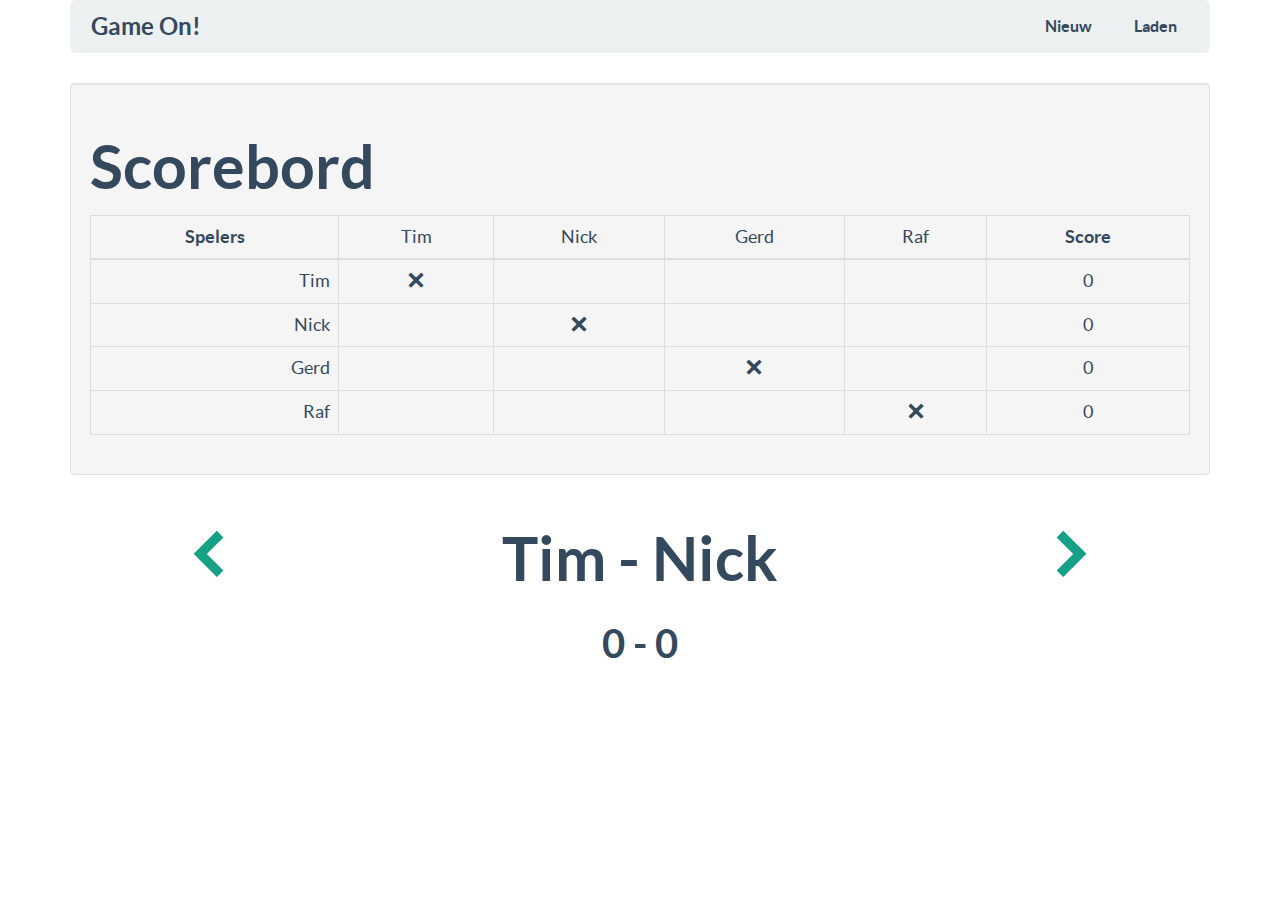
<file: index.html>
<!DOCTYPE html>
<html lang="en">
  <head>
    <meta charset="utf-8">
    <meta http-equiv="X-UA-Compatible" content="IE=edge">
    <meta name="viewport" content="width=device-width, initial-scale=1">
    <!-- The above 3 meta tags *must* come first in the head; any other head content must come *after* these tags -->
    <title>Bootstrap 101 Template</title>

    <!-- Bootstrap -->
	<link href="libs/Flat-UI-master/dist/css/vendor/bootstrap.min.css" rel="stylesheet">
    <link href="libs/Flat-UI-master/dist/css/flat-ui.css" rel="stylesheet">
	<link href="custom.css" rel="stylesheet">

    <!-- HTML5 shim and Respond.js for IE8 support of HTML5 elements and media queries -->
    <!-- WARNING: Respond.js doesn't work if you view the page via file:// -->
    <!--[if lt IE 9]>
      <script src="https://oss.maxcdn.com/html5shiv/3.7.2/html5shiv.min.js"></script>
      <script src="https://oss.maxcdn.com/respond/1.4.2/respond.min.js"></script>
    <![endif]-->
  </head>
  <body>
    <!-- Navigation fixed to top -->
	<div class="container">
		<nav class='navbar navbar-default'>
		<div class='container'>
			<div class='navbar-header'>
				<button type="button" class="navbar-toggle collapsed" data-toggle="collapse" data-target="#navbar">
					<span class="sr-only">Toggle navigation</span>
					<span class="icon-bar"></span>
					<span class="icon-bar"></span>
					<span class="icon-bar"></span>
				</button>
				<a href="index.php" class='navbar-brand'>Game On!</a>
			</div>
			<div id='navbar' class='collapse navbar-collapse pull-right'>
			<ul class='nav navbar-nav'>
				<li><a href="#">Nieuw</a></li>
				<li><a href="#">Laden</a></li>
			</ul>
			</div>
		</div>
		</nav>
		<!-- Scorebord -->
		<div class="well">
			<h1>Scorebord</h1>
			<table class="table table-bordered text-center">
				<thead>
					<tr>
						<td><b>Spelers</b></td>
						<td>Tim</td>
						<td>Nick</td>
						<td>Gerd</td>
						<td>Raf</td>
						<td><b>Score</b></td>
					</tr>
				</thead>
				<tbody>
					<tr class="row-tim">
						<td class="text-right">Tim</td>
						<td class="col-tim"><i class="fui-cross"></i></td>
						<td>&nbsp;</td>
						<td>&nbsp;</td>
						<td>&nbsp;</td>
						<td class="score-tim">0</td>
					</tr>
					<tr class="row-nick">
						<td class="text-right">Nick</td>
						<td>&nbsp;</td>
						<td class="col-nick"><i class="fui-cross"></i></td>
						<td>&nbsp;</td>
						<td>&nbsp;</td>
						<td class="score-nick">0</td>
					</tr>
					<tr  class="row-gerd">
						<td class="text-right">Gerd</td>
						<td>&nbsp;</td>
						<td>&nbsp;</td>
						<td class="col-gerd"><i class="fui-cross"></i></td>
						<td>&nbsp;</td>
						<td class="score-gerd">0</td>
					</tr>
					<tr  class="row-raf">
						<td class="text-right">Raf</td>
						<td>&nbsp;</td>
						<td>&nbsp;</td>
						<td>&nbsp;</td>
						<td class="col-raf"><i class="fui-cross"></i></td>
						<td class="score-raf">0</td>
					</tr>
				</tbody>
			</table>
		</div>
		<!-- Text -->
		<div class="row">
			<div class="col-sm-2 text-right">
				<h2><a href="#" id="prev" class="fui-arrow-left"></a></h2>
			</div>
			<div class="col-sm-8" id="matches">
				<div id="match-1" class="match text-center">
					<h1>Tim - Nick</h1>
					<h3>0 - 0</h3>
				</div>
				<div id="match-2" class="match text-center">
					<h1>Gerd - Raf</h1>
					<h3>0 - 0</h3>
				</div>
			</div>
			<div class="col-sm-2 text-left">
				<h2><a href="#" id="next" class="fui-arrow-right"></a></h2>
			</div>
		</div>
	</div>
	</div>
    <!-- jQuery (necessary for Bootstrap's JavaScript plugins) -->
    <script src="https://ajax.googleapis.com/ajax/libs/jquery/1.11.3/jquery.min.js"></script>
    <!-- Include all compiled plugins (below), or include individual files as needed -->
    <script src="libs/Flat-UI-master/dist/js/flat-ui.js"></script>
	<script src="gameon.js"></script>
  </body>
</html>
</file>
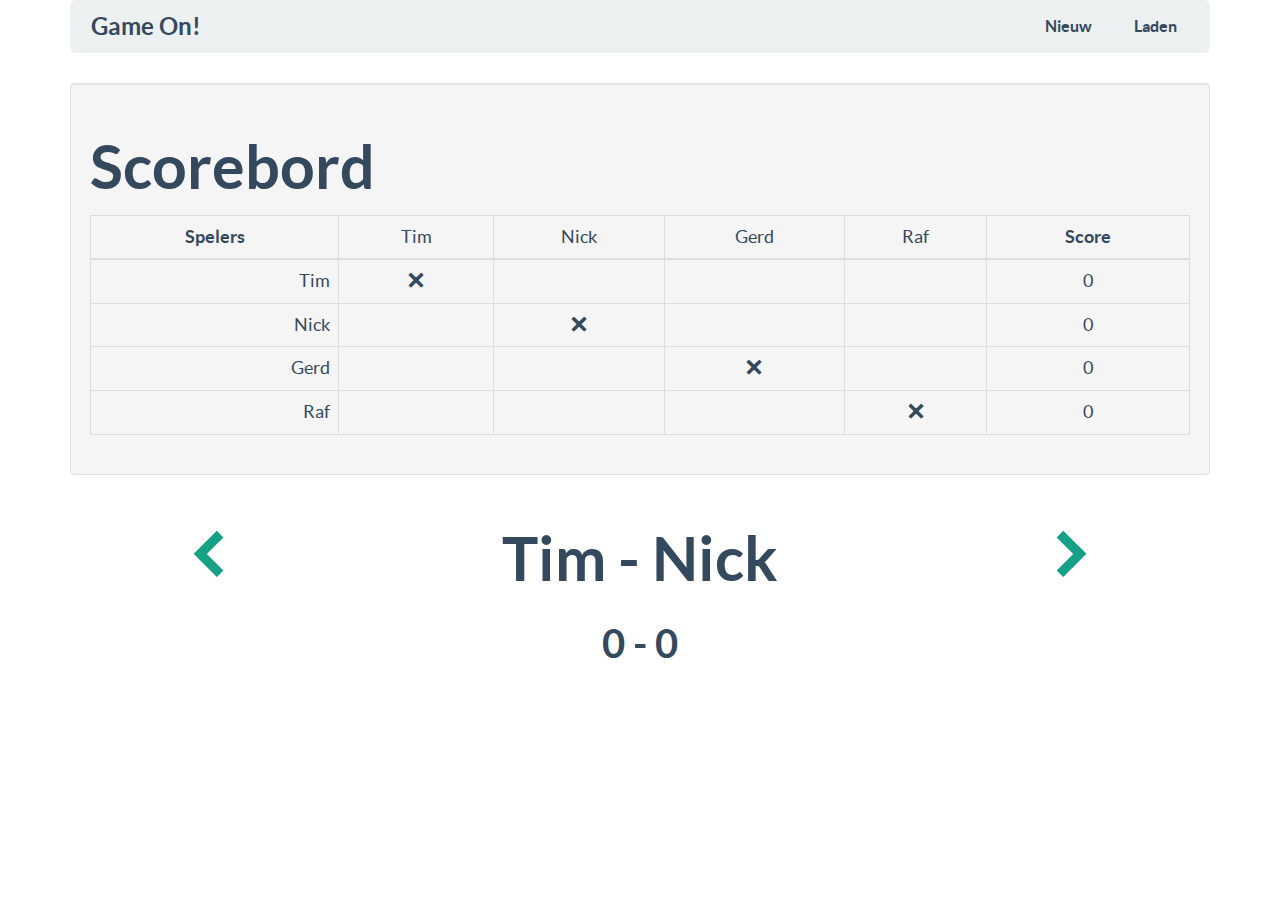
<file: wwwroot/index.html>
<!DOCTYPE html>
<html lang="en">
  <head>
    <meta charset="utf-8">
    <meta http-equiv="X-UA-Compatible" content="IE=edge">
    <meta name="viewport" content="width=device-width, initial-scale=1">
    <!-- The above 3 meta tags *must* come first in the head; any other head content must come *after* these tags -->
    <title>Game On!</title>

    <!-- Bootstrap -->
	<link href="libs/Flat-UI-master/dist/css/vendor/bootstrap.min.css" rel="stylesheet">
  <link href="libs/Flat-UI-master/dist/css/flat-ui.css" rel="stylesheet">
	<link href="custom.css" rel="stylesheet">

    <!-- HTML5 shim and Respond.js for IE8 support of HTML5 elements and media queries -->
    <!-- WARNING: Respond.js doesn't work if you view the page via file:// -->
    <!--[if lt IE 9]>
      <script src="https://oss.maxcdn.com/html5shiv/3.7.2/html5shiv.min.js"></script>
      <script src="https://oss.maxcdn.com/respond/1.4.2/respond.min.js"></script>
    <![endif]-->
  </head>
  <body>
	<div class="container">
		<nav class='navbar navbar-default'>
		<div class='container'>
			<div class='navbar-header'>
				<button type="button" class="navbar-toggle collapsed" data-toggle="collapse" data-target="#navbar">
					<span class="sr-only">Toggle navigation</span>
					<span class="icon-bar"></span>
					<span class="icon-bar"></span>
					<span class="icon-bar"></span>
				</button>
				<a href="index.html" class='navbar-brand'>Game On!</a>
			</div>
			<div id='navbar' class='collapse navbar-collapse pull-right'>
			<ul class='nav navbar-nav'>
				<li><a href="#" data-toggle="modal" data-target="#newGame">Nieuw</a></li>
				<li><a href="#" data-toggle="modal" data-target="#loadGame">Laden</a></li>
			</ul>
			</div>
		</div>
		</nav>
		<!-- Scorebord -->
		<div class="well">
			<h1>Scorebord</h1>
			<table class="table table-bordered text-center">
				<thead>
					<tr>
						<td><b>Spelers</b></td>
						<td>Tim</td>
						<td>Nick</td>
						<td>Gerd</td>
						<td>Raf</td>
						<td><b>Score</b></td>
					</tr>
				</thead>
				<tbody>
					<tr class="row-tim">
						<td class="text-right">Tim</td>
						<td class="col-tim"><i class="fui-cross"></i></td>
						<td>&nbsp;</td>
						<td>&nbsp;</td>
						<td>&nbsp;</td>
						<td class="score-tim">0</td>
					</tr>
					<tr class="row-nick">
						<td class="text-right">Nick</td>
						<td>&nbsp;</td>
						<td class="col-nick"><i class="fui-cross"></i></td>
						<td>&nbsp;</td>
						<td>&nbsp;</td>
						<td class="score-nick">0</td>
					</tr>
					<tr  class="row-gerd">
						<td class="text-right">Gerd</td>
						<td>&nbsp;</td>
						<td>&nbsp;</td>
						<td class="col-gerd"><i class="fui-cross"></i></td>
						<td>&nbsp;</td>
						<td class="score-gerd">0</td>
					</tr>
					<tr  class="row-raf">
						<td class="text-right">Raf</td>
						<td>&nbsp;</td>
						<td>&nbsp;</td>
						<td>&nbsp;</td>
						<td class="col-raf"><i class="fui-cross"></i></td>
						<td class="score-raf">0</td>
					</tr>
				</tbody>
			</table>
		</div>
		<!-- Text -->
		<div class="row">
			<div class="col-sm-2 text-right">
				<h2><a href="#" id="prev" class="fui-arrow-left"></a></h2>
			</div>
			<div class="col-sm-8" id="matches">
				<div id="match-1" class="match text-center">
					<h1>Tim - Nick</h1>
					<h3>0 - 0</h3>
				</div>
				<div id="match-2" class="match text-center">
					<h1>Gerd - Raf</h1>
					<h3>0 - 0</h3>
				</div>
			</div>
			<div class="col-sm-2 text-left">
				<h2><a href="#" id="next" class="fui-arrow-right"></a></h2>
			</div>
		</div>
		<!-- Modals -->
		<!-- New Game -->
		<div class="modal fade" id="newGame" tabindex="-1" role="dialog" aria-labelledby="NewGameLabel">
			<div class="modal-dialog" role="document">
				<div class="modal-content">
					<form class="form" action="newgame.html" method="POST">
						<div class="modal-header">
							<button type="button" class="close" data-dismiss="modal" aria-label="Close"><span aria-hidden="true">&times;</span></button>
							<h4 class="modal-title" id="NewGameLabel">Nieuw Spel</h4>
						</div>
						<div class="modal-body">
							<div id="newplayers">
								<div class="form-group">
									<label for="gamename">Spelnaam</label>
									<input type="text" class="form-control" name="gamename" required>
								</div>
								<div class="form-group">
									<label for="numberplayers">Aantal Spelers</label>
									<input type="number" class="form-control" name="numberplayers" value=2 min="2" id="numplay" />
								</div>
								<hr>
								<div class="playerinput">
								</div>
							</div>
						</div>
						<div class="modal-footer">
							<button type="button" class="btn btn-default" data-dismiss="modal">Sluiten</button>
							<button type="submit" class="btn btn-primary">Spel starten</button>
						</div>
					</form>
				</div>
			</div>
		</div>
		<!-- Load Game -->
		<div class="modal fade" id="loadGame" tabindex="-1" role="dialog" aria-labelledby="LoadGameLabel">
			<div class="modal-dialog" role="document">
				<div class="modal-content">
					<div class="modal-header">
						<button type="button" class="close" data-dismiss="modal" aria-label="Close"><span aria-hidden="true">&times;</span></button>
						<h4 class="modal-title" id="LoadGameLabel">Spel laden</h4>
					</div>
					<div class="modal-body">
						<h5>Open spelen</h5>
					</div>
					<div class="modal-footer">
						<button type="button" class="btn btn-default" data-dismiss="modal">Sluiten</button>
						<button type="button" class="btn btn-primary">Laden</button>
					</div>
				</div>
			</div>
		</div>
	</div>
    <!-- jQuery (necessary for Bootstrap's JavaScript plugins) -->
    <script src="https://ajax.googleapis.com/ajax/libs/jquery/1.11.3/jquery.min.js"></script>
    <!-- Include all compiled plugins (below), or include individual files as needed -->
    <script src="libs/Flat-UI-master/dist/js/flat-ui.js"></script>
	<script src="gameon.js"></script>
  </body>
</html>
</file>
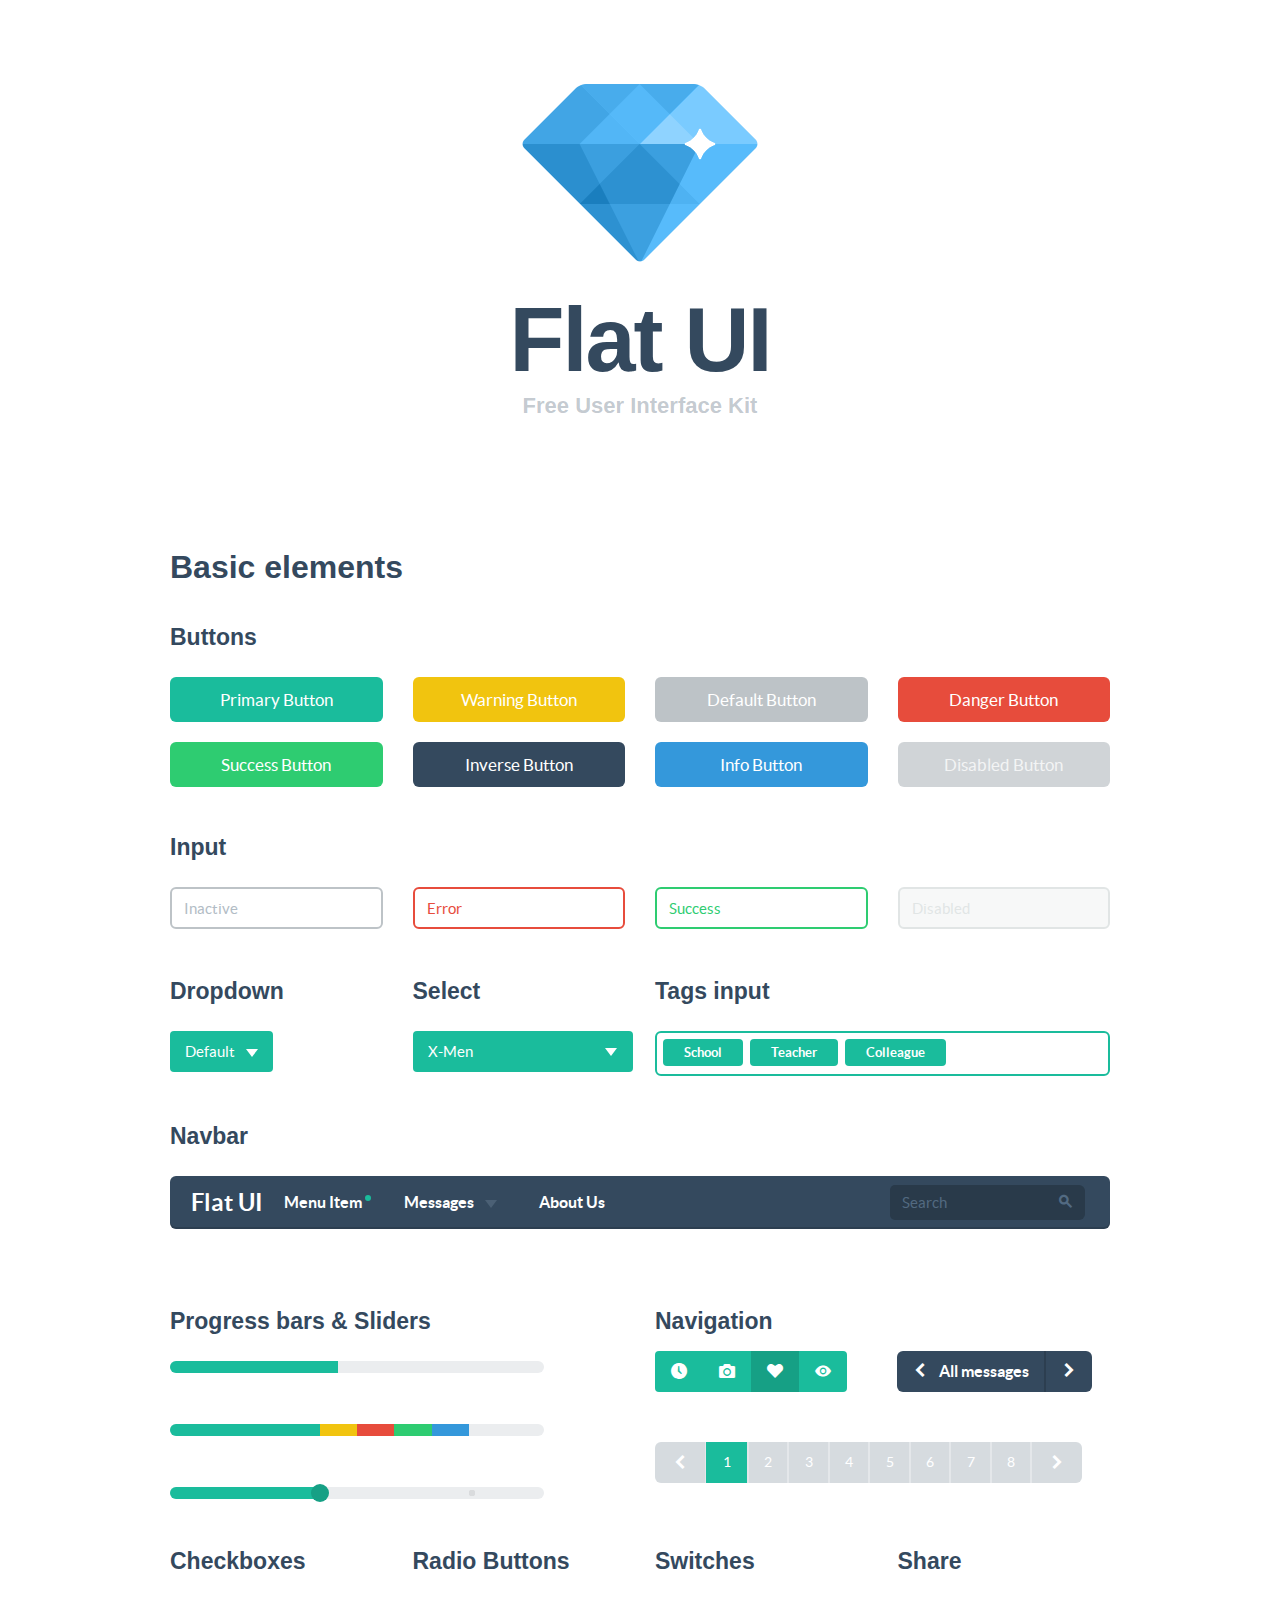
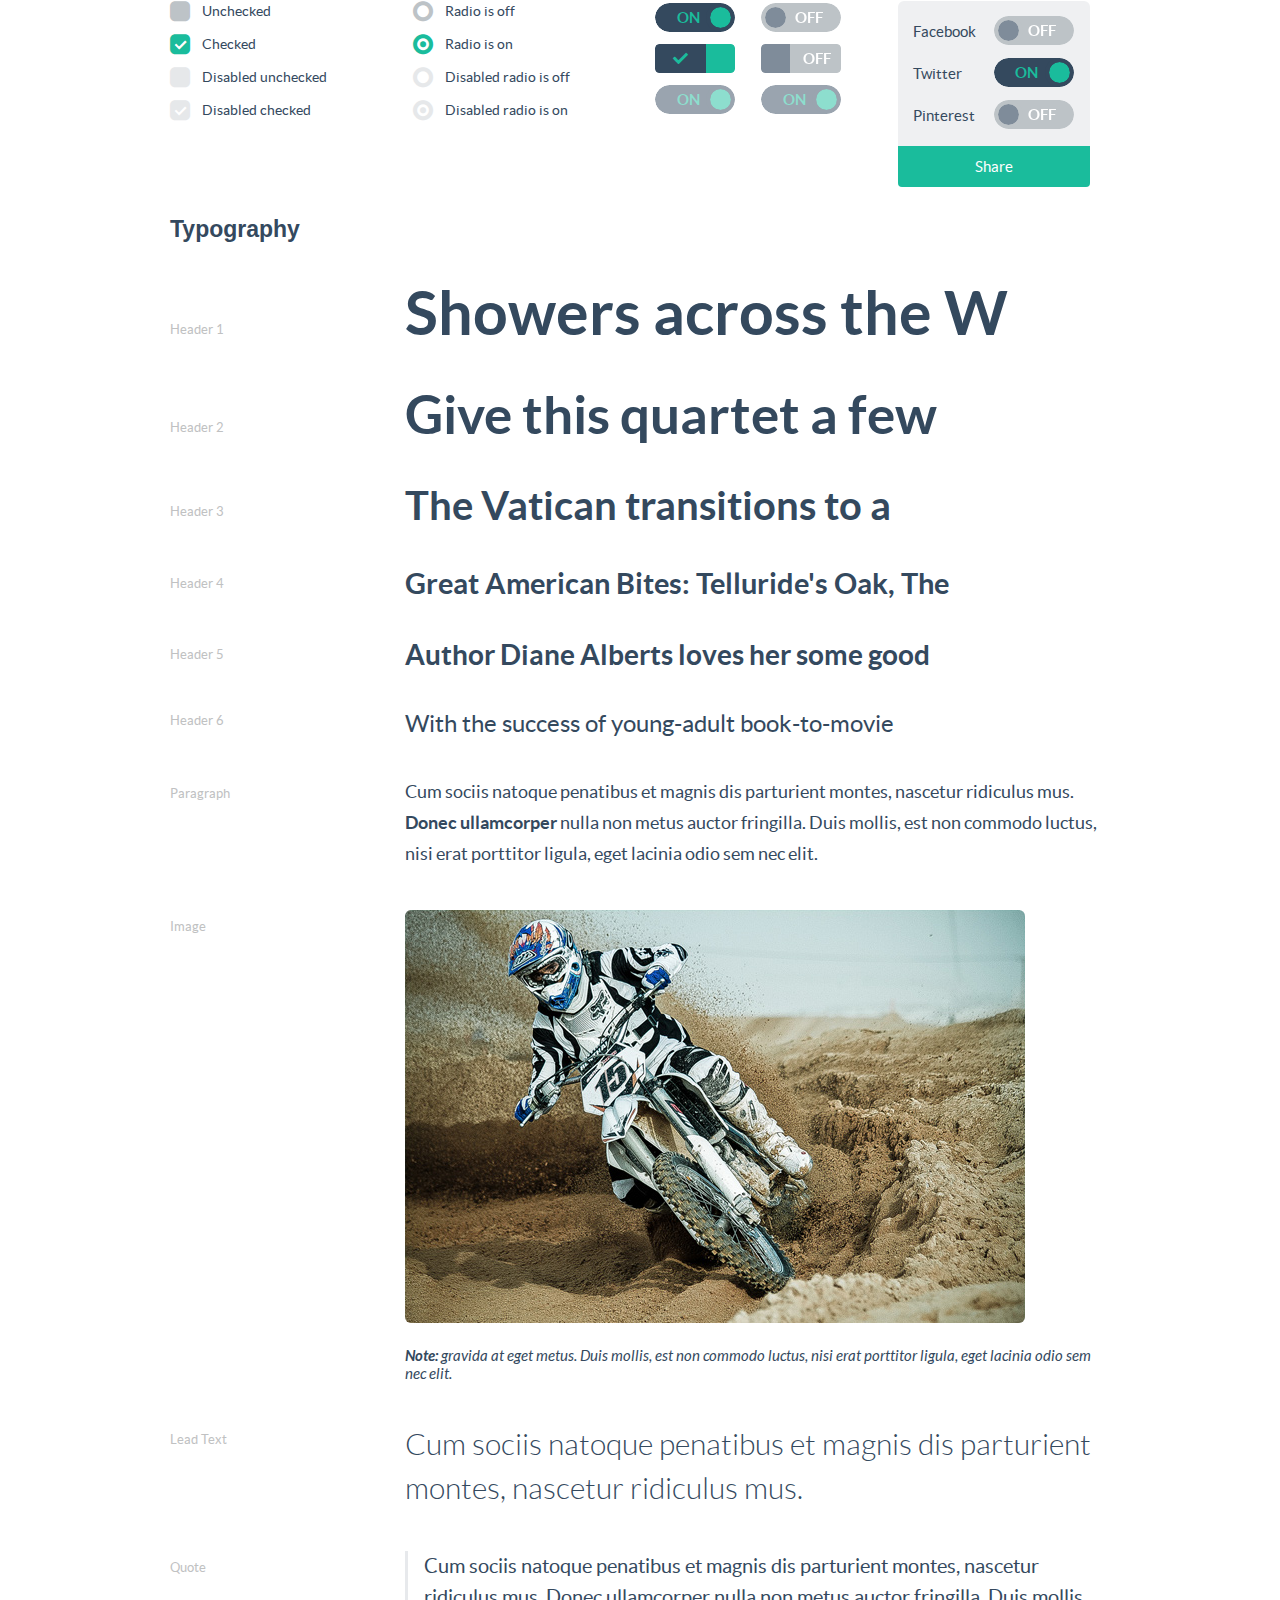
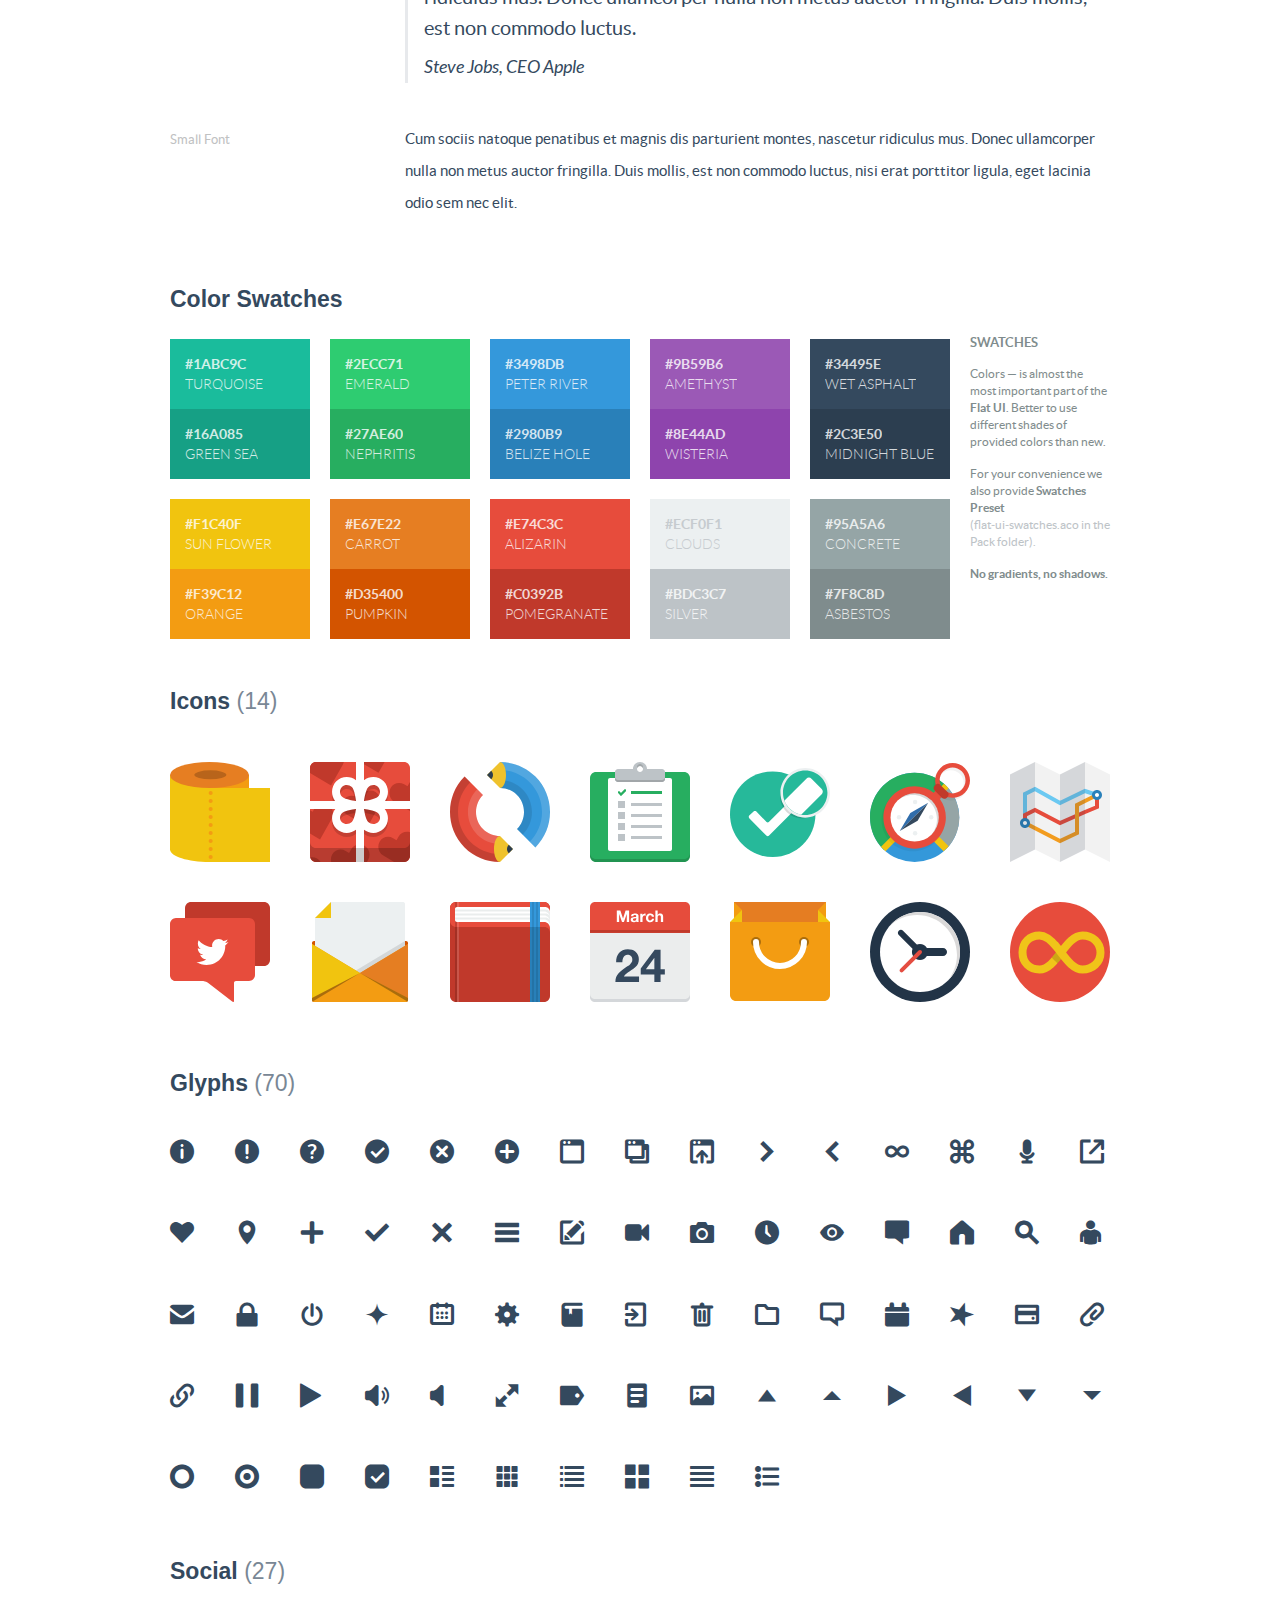
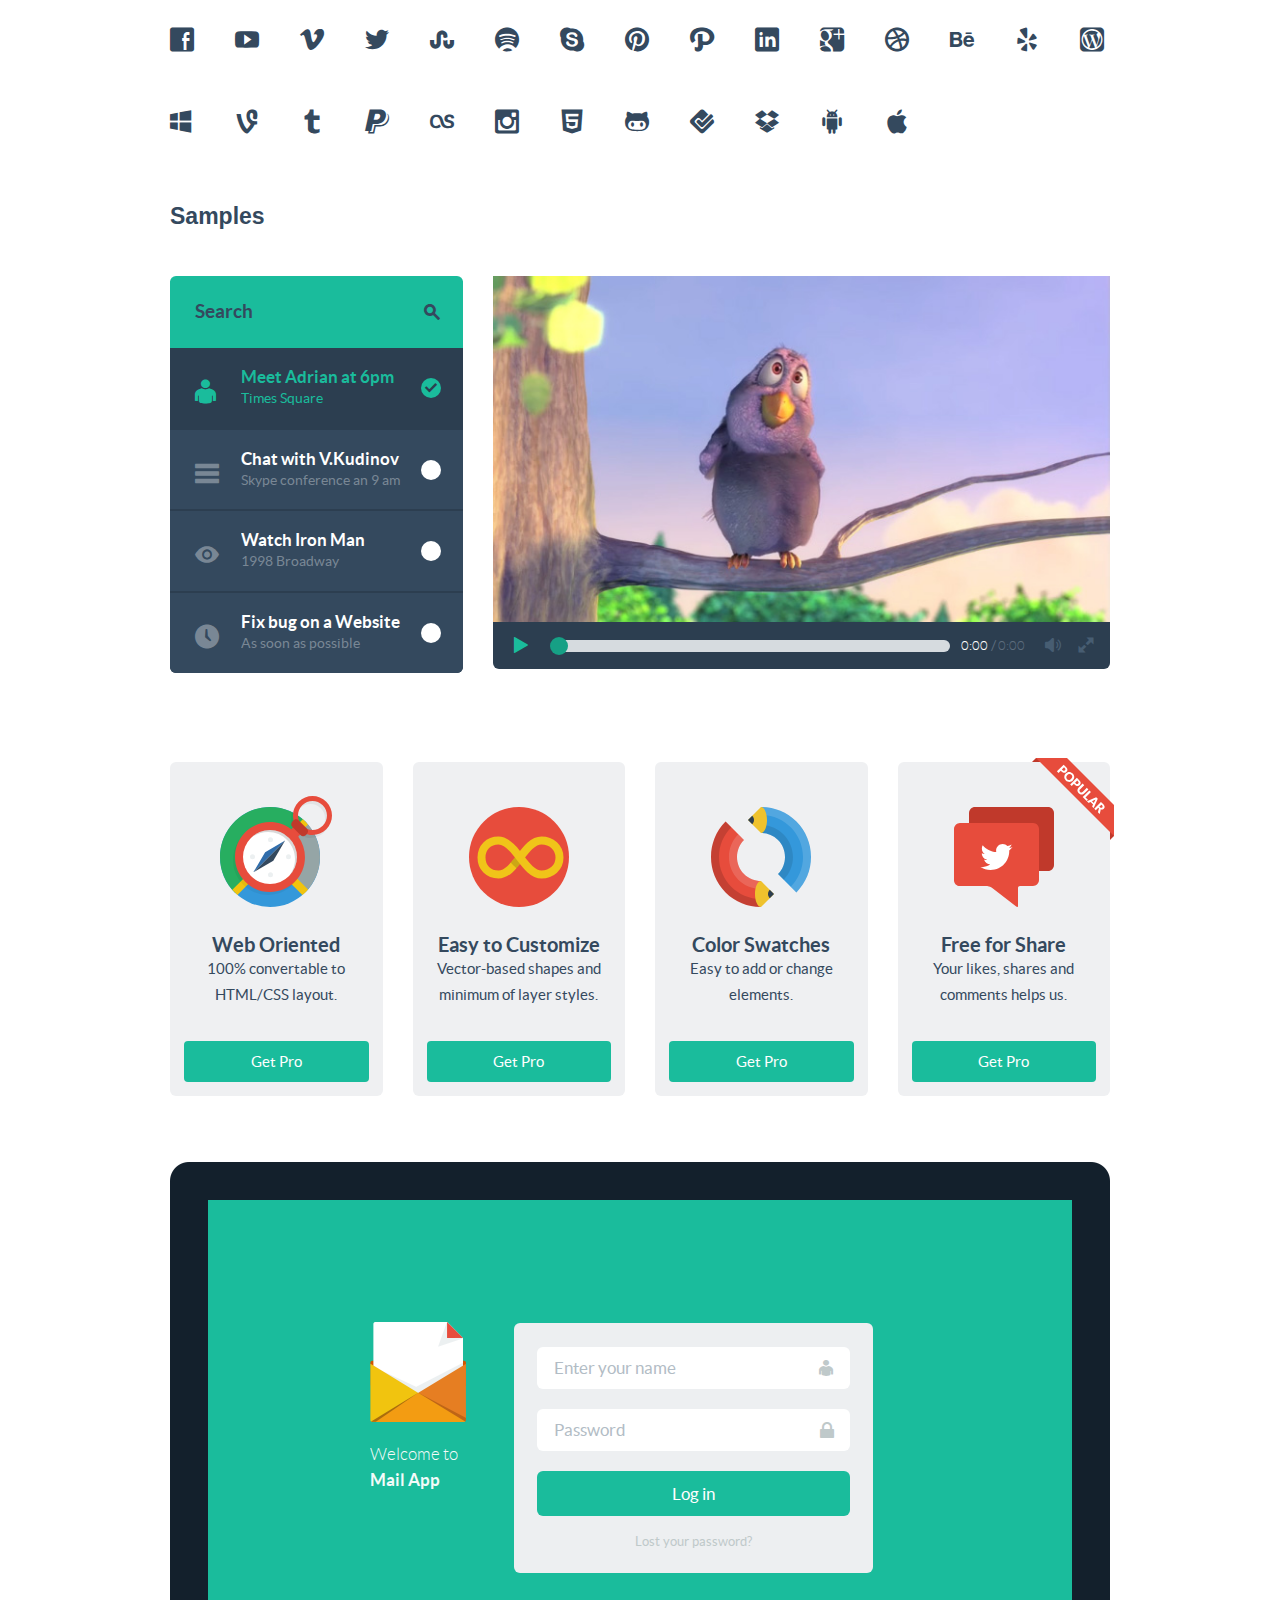
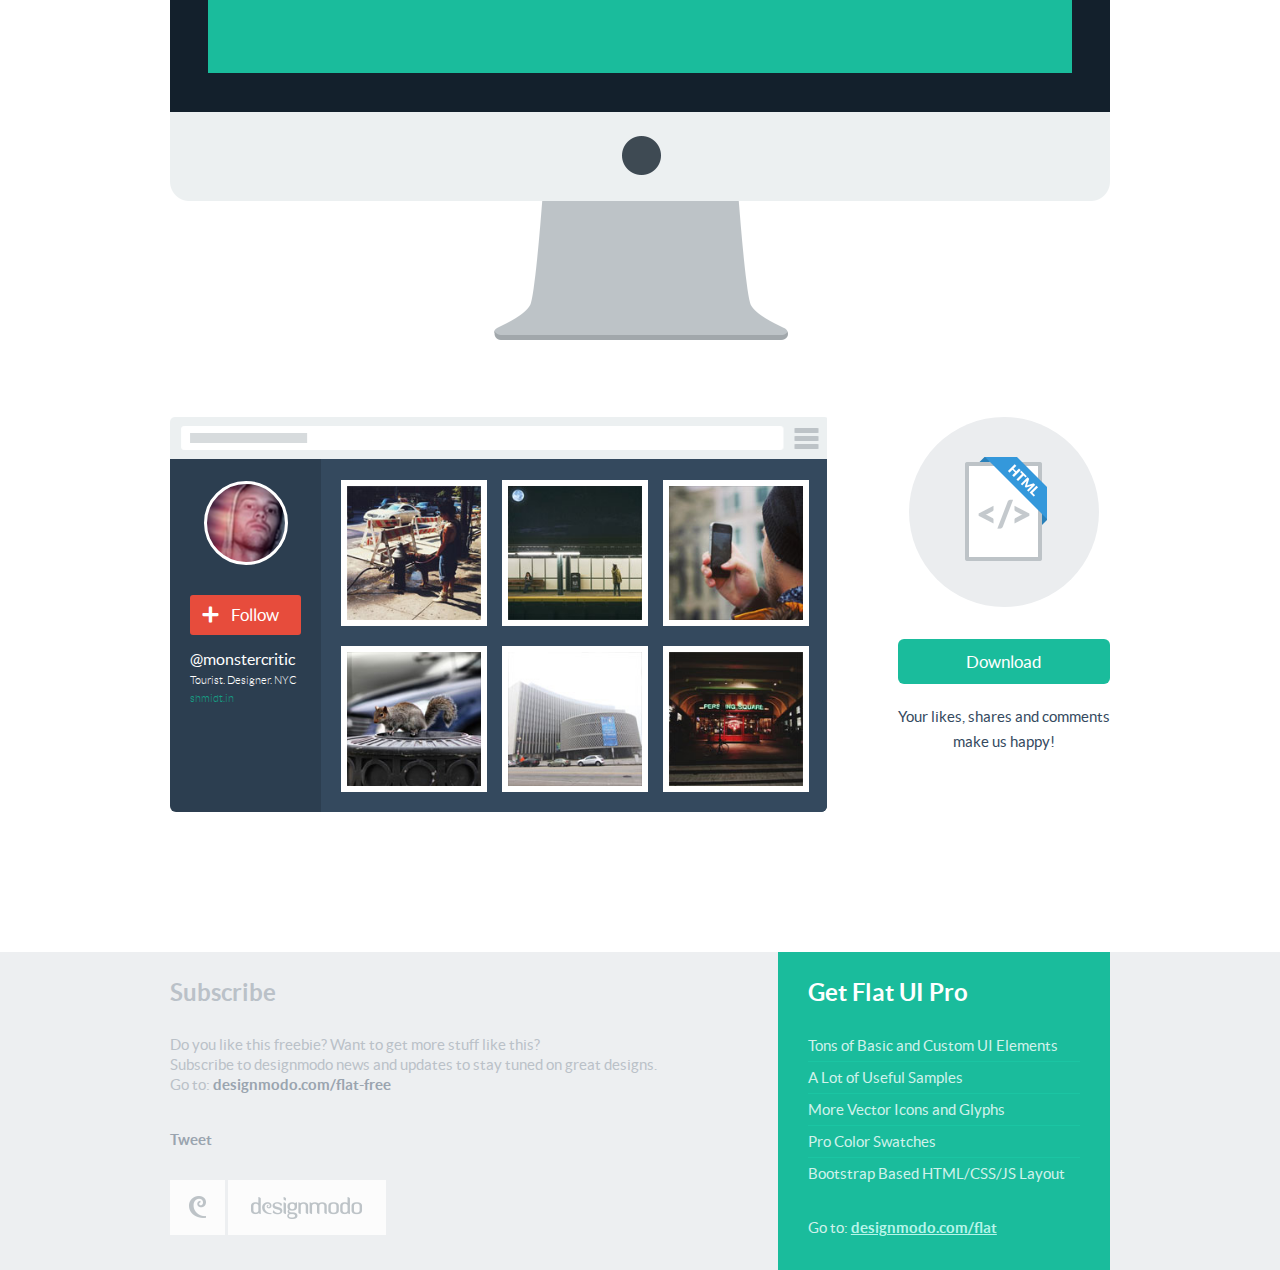
<file: libs/Flat-UI-master/index.html>
<!DOCTYPE html>
<html lang="en">
  <head>
    <meta charset="utf-8">
    <title>Flat UI - Free Bootstrap Framework and Theme</title>
    <meta name="description" content="Flat UI Kit Free is a Twitter Bootstrap Framework design and Theme, this responsive framework includes a PSD and HTML version."/>

    <meta name="viewport" content="width=1000, initial-scale=1.0, maximum-scale=1.0">

    <!-- Loading Bootstrap -->
    <link href="dist/css/vendor/bootstrap.min.css" rel="stylesheet">

    <!-- Loading Flat UI -->
    <link href="dist/css/flat-ui.css" rel="stylesheet">
    <link href="docs/assets/css/demo.css" rel="stylesheet">

    <link rel="shortcut icon" href="img/favicon.ico">

    <!-- HTML5 shim, for IE6-8 support of HTML5 elements. All other JS at the end of file. -->
    <!--[if lt IE 9]>
      <script src="dist/js/vendor/html5shiv.js"></script>
      <script src="dist/js/vendor/respond.min.js"></script>
    <![endif]-->
  </head>
  <body>
    <div class="container">
      <div class="demo-headline">
        <h1 class="demo-logo">
          <div class="logo"></div>
          Flat UI
          <small>Free User Interface Kit</small>
        </h1>
      </div> <!-- /demo-headline -->

      <h1 class="demo-section-title">Basic elements</h1>
      <h3 class="demo-panel-title">Buttons</h3>

      <div class="row demo-row">
        <div class="col-xs-3">
          <a href="#fakelink" class="btn btn-block btn-lg btn-primary">Primary Button</a>
        </div>
        <div class="col-xs-3">
          <a href="#fakelink" class="btn btn-block btn-lg btn-warning">Warning Button</a>
        </div>
        <div class="col-xs-3">
          <a href="#fakelink" class="btn btn-block btn-lg btn-default">Default Button</a>
        </div>
        <div class="col-xs-3">
          <a href="#fakelink" class="btn btn-block btn-lg btn-danger">Danger Button</a>
        </div>
      </div> <!-- /row -->

      <div class="row demo-row">
        <div class="col-xs-3">
          <a href="#fakelink" class="btn btn-block btn-lg btn-success">Success Button</a>
        </div>
        <div class="col-xs-3">
          <a href="#fakelink" class="btn btn-block btn-lg btn-inverse">Inverse Button</a>
        </div>
        <div class="col-xs-3">
          <a href="#fakelink" class="btn btn-block btn-lg btn-info">Info Button</a>
        </div>
        <div class="col-xs-3">
          <a href="#fakelink" class="btn btn-block btn-lg btn-default disabled">Disabled Button</a>
        </div>
      </div> <!-- /row -->

      <h3 class="demo-panel-title">Input</h3>
      <div class="row">
        <div class="col-xs-3">
          <div class="form-group">
            <input type="text" value="" placeholder="Inactive" class="form-control" />
          </div>
        </div>
        <div class="col-xs-3">
          <div class="form-group has-error">
            <input type="text" value="" placeholder="Error" class="form-control" />
          </div>
        </div>
        <div class="col-xs-3">
          <div class="form-group has-success">
            <input type="text" value="" placeholder="Success" class="form-control" />
            <span class="input-icon fui-check-inverted"></span>
          </div>
        </div>
        <div class="col-xs-3">
          <div class="form-group">
            <input type="text" value="Disabled" disabled="disabled" class="form-control" />
          </div>
        </div>
      </div> <!-- /row -->

      <div class="row">
        <div class="col-xs-3">
          <h3 class="demo-panel-title">Dropdown</h3>

          <div class="btn-group">
            <button data-toggle="dropdown" class="btn btn-primary dropdown-toggle" type="button">Default <span class="caret"></span></button>
            <ul role="menu" class="dropdown-menu">
              <li><a href="#">Action</a></li>
              <li><a href="#">Another action</a></li>
              <li><a href="#">Something else here</a></li>
              <li class="divider"></li>
              <li><a href="#">Separated link</a></li>
            </ul>
          </div><!-- /btn-group -->
        </div> <!-- /.col-xs-3 -->
        <div class="col-xs-3">
          <h3 class="demo-panel-title">Select</h3>
          <select class="form-control select select-primary" data-toggle="select">
            <option value="0">Choose hero</option>
            <option value="1">Spider Man</option>
            <option value="2">Wolverine</option>
            <option value="3">Captain America</option>
            <option value="4" selected>X-Men</option>
            <option value="5">Crocodile</option>
          </select>
        </div> <!-- /.col-xs-3 -->
        <div class="col-xs-6">
          <h3 class="demo-panel-title">Tags input</h3>
          <div class="tagsinput-primary">
            <input name="tagsinput" class="tagsinput" data-role="tagsinput" value="School, Teacher, Colleague" />
          </div>
        </div> <!-- /.col-xs-6 -->
      </div> <!-- /.row -->

      <h3 class="demo-panel-title">Navbar</h3>
      <div class="row demo-row">
        <div class="col-xs-12">
          <nav class="navbar navbar-inverse navbar-embossed" role="navigation">
            <div class="navbar-header">
              <button type="button" class="navbar-toggle" data-toggle="collapse" data-target="#navbar-collapse-01">
                <span class="sr-only">Toggle navigation</span>
              </button>
              <a class="navbar-brand" href="#">Flat UI</a>
            </div>
            <div class="collapse navbar-collapse" id="navbar-collapse-01">
              <ul class="nav navbar-nav navbar-left">
                <li><a href="#fakelink">Menu Item<span class="navbar-unread">1</span></a></li>
                <li class="dropdown">
                  <a href="#" class="dropdown-toggle" data-toggle="dropdown">Messages <b class="caret"></b></a>
                  <span class="dropdown-arrow"></span>
                  <ul class="dropdown-menu">
                    <li><a href="#">Action</a></li>
                    <li><a href="#">Another action</a></li>
                    <li><a href="#">Something else here</a></li>
                    <li class="divider"></li>
                    <li><a href="#">Separated link</a></li>
                  </ul>
                </li>
                <li><a href="#fakelink">About Us</a></li>
               </ul>
               <form class="navbar-form navbar-right" action="#" role="search">
                <div class="form-group">
                  <div class="input-group">
                    <input class="form-control" id="navbarInput-01" type="search" placeholder="Search">
                    <span class="input-group-btn">
                      <button type="submit" class="btn"><span class="fui-search"></span></button>
                    </span>
                  </div>
                </div>
              </form>
            </div><!-- /.navbar-collapse -->
          </nav><!-- /navbar -->
        </div>
      </div> <!-- /row -->

      <div class="row">
        <div class="col-xs-5">
          <h3 class="demo-panel-title">Progress bars &amp; Sliders</h3>
          <div class="progress">
            <div class="progress-bar" style="width: 45%;"></div>
          </div>
          <br/>
          <div class="progress">
            <div class="progress-bar" style="width: 40%;"></div>
            <div class="progress-bar progress-bar-warning" style="width: 10%;"></div>
            <div class="progress-bar progress-bar-danger" style="width: 10%;"></div>
            <div class="progress-bar progress-bar-success" style="width: 10%;"></div>
            <div class="progress-bar progress-bar-info" style="width: 10%;"></div>
          </div>
          <br/>
          <div id="slider" class="ui-slider">
            <div class="ui-slider-segment"></div>
            <div class="ui-slider-segment"></div>
            <div class="ui-slider-segment"></div>
          </div>
        </div> <!-- /sliders -->

        <div class="col-xs-6 col-xs-offset-1">
          <h3 class="demo-panel-title">Navigation</h3>
          <div class="row demo-navigation">
            <div class="col-xs-6">
              <div class="btn-toolbar">
                <div class="btn-group">
                  <a class="btn btn-primary" href="#fakelink"><span class="fui-time"></span></a>
                  <a class="btn btn-primary" href="#fakelink"><span class="fui-photo"></span></a>
                  <a class="btn btn-primary active" href="#fakelink"><span class="fui-heart"></span></a>
                  <a class="btn btn-primary" href="#fakelink"><span class="fui-eye"></span></a>
                </div>
              </div> <!-- /toolbar -->
            </div>
            <div class="col-xs-6 demo-pager">
              <ul class="pager">
                <li class="previous">
                  <a href="#fakelink">
                    <span class="fui-arrow-left"></span>
                    <span>All messages</span>
                  </a>
                </li>
                <li class="next">
                  <a href="#fakelink">
                    <span class="fui-arrow-right"></span>
                  </a>
                </li>
              </ul> <!-- /pager -->
            </div>
          </div> <!-- /demo-navigation -->

          <div class="pagination">
            <ul>
              <li class="previous"><a href="#fakelink" class="fui-arrow-left"></a></li>
              <li class="active"><a href="#fakelink">1</a></li>
              <li><a href="#fakelink">2</a></li>
              <li><a href="#fakelink">3</a></li>
              <li><a href="#fakelink">4</a></li>
              <li><a href="#fakelink">5</a></li>
              <li><a href="#fakelink">6</a></li>
              <li><a href="#fakelink">7</a></li>
              <li><a href="#fakelink">8</a></li>
              <li class="next"><a href="#fakelink" class="fui-arrow-right"></a></li>
            </ul>
          </div> <!-- /pagination -->
        </div> <!-- /navigation -->
      </div> <!-- /row -->

      <div class="row">
        <div class="col-xs-3">
          <h3 class="demo-panel-title">Checkboxes</h3>
          <label class="checkbox" for="checkbox1">
            <input type="checkbox" value="" id="checkbox1" data-toggle="checkbox">
            Unchecked
          </label>
          <label class="checkbox" for="checkbox2">
            <input type="checkbox" checked="checked" value="" id="checkbox2" data-toggle="checkbox" checked="">
            Checked
          </label>
          <label class="checkbox" for="checkbox3">
            <input type="checkbox" value="" id="checkbox3" data-toggle="checkbox" disabled="">
            Disabled unchecked
          </label>
          <label class="checkbox" for="checkbox4">
            <input type="checkbox" checked="checked" value="" id="checkbox4" data-toggle="checkbox" disabled="" checked="">
            Disabled checked
          </label>
        </div> <!-- /checkboxes col-xs-3 -->

        <div class="col-xs-3">
          <h3 class="demo-panel-title">Radio Buttons</h3>
          <label class="radio">
            <input type="radio" name="optionsRadios" id="optionsRadios1" value="option1" data-toggle="radio">
            Radio is off
          </label>
          <label class="radio">
            <input type="radio" name="optionsRadios" id="optionsRadios2" value="option1" data-toggle="radio" checked="">
            Radio is on
          </label>

          <label class="radio">
            <input type="radio" name="optionsRadiosDisabled" id="optionsRadios3" value="option2" data-toggle="radio" disabled="">
            Disabled radio is off
          </label>
          <label class="radio">
            <input type="radio" name="optionsRadiosDisabled" id="optionsRadios4" value="option2" data-toggle="radio" checked="" disabled="">
            Disabled radio is on
          </label>
        </div> <!-- /radios col-xs-3 -->

        <div class="col-xs-3">
          <h3 class="demo-panel-title">Switches</h3>

          <table width="100%">
            <tr>
              <td width="50%" class="pbm">
                <input type="checkbox" checked data-toggle="switch" id="custom-switch-01" />
              </td>
              <td class="pbm">
                <input type="checkbox" data-toggle="switch" id="custom-switch-02" />
              </td>
            </tr>
            <tr>
              <td class="pbm">
                <div class="bootstrap-switch-square">
                  <input type="checkbox" checked data-toggle="switch" id="custom-switch-03" data-on-text="<span class='fui-check'></span>" data-off-text="<span class='fui-cross'></span>" />
                </div>
              </td>
              <td class="pbm">
                <div class="bootstrap-switch-square">
                  <input type="checkbox" data-toggle="switch" id="custom-switch-04" />
                </div>
              </td>
            </tr>
            <tr>
              <td>
                <input type="checkbox" checked disabled data-toggle="switch" id="custom-switch-5" />
              </td>
              <td>
                <input type="checkbox" checked disabled data-toggle="switch" id="custom-switch-6" />
              </td>
            </tr>
          </table>
        </div> <!-- /.col-xs-3 -->
        <div class="col-xs-3">
          <h3 class="demo-panel-title">Share</h3>
          <div class="share mrl">
            <ul>
              <li>
                <label class="share-label" for="share-toggle2">Facebook</label>
                <input type="checkbox" data-toggle="switch" />
              </li>
              <li>
                <label class="share-label" for="share-toggle4">Twitter</label>
                <input type="checkbox" checked="" data-toggle="switch" />
              </li>
              <li>
                <label class="share-label" for="share-toggle6">Pinterest</label>
                <input type="checkbox" data-toggle="switch" />
              </li>
            </ul>
            <a href="#" class="btn btn-primary btn-block btn-large">Share</a>
          </div> <!-- /share -->
        </div><!-- /.col-xs-3 -->
      </div> <!-- /.row -->

      <div class="demo-row typography-row">
      	<div class="demo-title">
      		<h3 class="demo-panel-title">Typography</h3>
      	</div>
      	<div class="demo-content">
      		<div class="demo-type-example">
	      		<h1><span class="demo-heading-note">Header 1</span>Showers across the W</h1>
      		</div>
      		<div class="demo-type-example">
	      		<h2><span class="demo-heading-note">Header 2</span>Give this quartet a few</h2>
      		</div>
      		<div class="demo-type-example">
	      		<h3><span class="demo-heading-note">Header 3</span>The Vatican transitions to a</h3>
      		</div>
      		<div class="demo-type-example">
	      		<h4><span class="demo-heading-note">Header 4</span>Great American Bites: Telluride's Oak, The</h4>
      		</div>
      		<div class="demo-type-example">
	      		<h5><span class="demo-heading-note">Header 5</span>Author Diane Alberts loves her some good</h5>
      		</div>
      		<div class="demo-type-example">
	      		<h6><span class="demo-heading-note">Header 6</span>With the success of young-adult book-to-movie</h6>
      		</div>
      		<div class="demo-type-example">
	      		<span class="demo-text-note">Paragraph</span>
	          <p>Cum sociis natoque penatibus et magnis dis parturient montes, nascetur ridiculus mus. <strong>Donec ullamcorper</strong> nulla non metus auctor fringilla. Duis mollis, est non commodo luctus, nisi erat porttitor ligula, eget lacinia odio sem nec elit.</p>
      		</div>
      		<div class="demo-type-example">
	      		<span class="demo-text-note">Image</span>
	          <img src="docs/assets/img/example-image.jpg" alt="example-image" class="img-rounded img-responsive">
	          <p class="img-comment"><strong>Note:</strong> gravida at eget metus. Duis mollis, est non commodo luctus, nisi erat porttitor ligula, eget lacinia odio sem nec elit.</p>
      		</div>
      		<div class="demo-type-example">
	      		<span class="demo-text-note">Lead Text</span>
						<p class="lead">Cum sociis natoque penatibus et magnis dis parturient montes, nascetur ridiculus mus.</p>
      		</div>
      		<div class="demo-type-example">
	      		<span class="demo-text-note">Quote</span>
	          <blockquote>
	            <p>Cum sociis natoque penatibus et magnis dis parturient montes, nascetur ridiculus mus. Donec ullamcorper nulla non metus auctor fringilla. Duis mollis, est non commodo luctus.</p>
	            <small>Steve Jobs, CEO Apple</small>
	          </blockquote>
      		</div>
      		<div class="demo-type-example">
	      		<span class="demo-text-note">Small Font</span>
	          <p><small>Cum sociis natoque penatibus et magnis dis parturient montes, nascetur ridiculus mus. Donec ullamcorper nulla non metus auctor fringilla. Duis mollis, est non commodo luctus, nisi erat porttitor ligula, eget lacinia odio sem nec elit.</small></p>
      		</div>
      	</div><!-- /.demo-content-wide -->
      </div><!-- /.demo-row -->

      <h3 class="demo-panel-title">Color Swatches</h3>
      <div class="row demo-swatches-row">
	      <div class="swatches-col">
		      <div class="pallete-item">
			      <dl class="palette palette-turquoise">
                <dt>#1abc9c</dt>
                <dd>Turquoise</dd>
              </dl>
              <dl class="palette palette-green-sea">
                <dt>#16a085</dt>
                <dd>Green sea</dd>
              </dl>
		      </div>
		      <div class="pallete-item">
			      <dl class="palette palette-emerald">
              <dt>#2ecc71</dt>
              <dd>Emerald</dd>
            </dl>
            <dl class="palette palette-nephritis">
              <dt>#27ae60</dt>
              <dd>Nephritis</dd>
            </dl>
		      </div>
		      <div class="pallete-item">
			      <dl class="palette palette-peter-river">
              <dt>#3498db</dt>
              <dd>Peter river</dd>
            </dl>
            <dl class="palette palette-belize-hole">
              <dt>#2980b9</dt>
              <dd>Belize hole</dd>
            </dl>
		      </div>
		      <div class="pallete-item">
			      <dl class="palette palette-amethyst">
              <dt>#9b59b6</dt>
              <dd>Amethyst</dd>
            </dl>
            <dl class="palette palette-wisteria">
              <dt>#8e44ad</dt>
              <dd>Wisteria</dd>
            </dl>
		      </div>
		      <div class="pallete-item">
			      <dl class="palette palette-wet-asphalt">
              <dt>#34495e</dt>
              <dd>Wet asphalt</dd>
            </dl>
            <dl class="palette palette-midnight-blue">
              <dt>#2c3e50</dt>
              <dd>Midnight blue</dd>
            </dl>
		      </div>
		      <div class="pallete-item">
			      <dl class="palette palette-sun-flower">
              <dt>#f1c40f</dt>
              <dd>Sun flower</dd>
            </dl>
            <dl class="palette palette-orange">
              <dt>#f39c12</dt>
              <dd>Orange</dd>
            </dl>
		      </div>
		      <div class="pallete-item">
			      <dl class="palette palette-carrot">
              <dt>#e67e22</dt>
              <dd>Carrot</dd>
            </dl>
            <dl class="palette palette-pumpkin">
              <dt>#d35400</dt>
              <dd>Pumpkin</dd>
            </dl>
		      </div>
		      <div class="pallete-item">
			      <dl class="palette palette-alizarin">
              <dt>#e74c3c</dt>
              <dd>Alizarin</dd>
            </dl>
            <dl class="palette palette-pomegranate">
              <dt>#c0392b</dt>
              <dd>Pomegranate</dd>
            </dl>
		      </div>
		      <div class="pallete-item">
			      <dl class="palette palette-clouds">
              <dt>#ecf0f1</dt>
              <dd>Clouds</dd>
            </dl>
            <dl class="palette palette-silver">
              <dt>#bdc3c7</dt>
              <dd>Silver</dd>
            </dl>
		      </div>
		      <div class="pallete-item">
			      <dl class="palette palette-concrete">
              <dt>#95a5a6</dt>
              <dd>Concrete</dd>
            </dl>
            <dl class="palette palette-asbestos">
              <dt>#7f8c8d</dt>
              <dd>Asbestos</dd>
            </dl>
		      </div>
	      </div> <!-- /swatches items -->
	      <div class="swatches-desc-col">
		      <h6 class="palette-headline">SWATCHES</h6>
          <p class="palette-paragraph">
            Colors &mdash; is almost the most important part of the <strong>Flat UI</strong>. Better to use different shades of provided colors than new.
          </p>
          <p class="palette-paragraph">
            For your convenience we also provide <strong>Swatches Preset</strong> <span>(flat&#8209;ui&#8209;swatches.aco in the Pack folder).</span>
          </p>
          <p class="palette-paragraph">
            <strong>No gradients, no shadows.</strong>
          </p>
	      </div> <!-- /swatches desc -->
      </div> <!-- /swatches row -->

      <h3 class="demo-panel-title">Icons <small>(14)</small></h3>
      <div class="demo-illustrations">
        <div class="demo-content">
          <div><img src="img/icons/svg/toilet-paper.svg" alt="Toilet-Paper"></div>
          <div><img src="img/icons/svg/gift-box.svg" alt="Gift-Box"></div>
          <div><img src="img/icons/svg/pencils.svg" alt="Pensils"></div>
          <div><img src="img/icons/svg/clipboard.svg" alt="Clipboard"></div>
          <div><img src="img/icons/svg/retina.svg" alt="Retina"></div>
          <div><img src="img/icons/svg/compas.svg" alt="Compas"></div>
          <div><img src="img/icons/svg/map.svg" alt="Map"></div>
          <div><img src="img/icons/svg/chat.svg" alt="Chat"></div>
          <div><img src="img/icons/svg/mail.svg" alt="Mail"></div>
          <div><img src="img/icons/svg/book.svg" alt="Book"></div>
          <div><img src="img/icons/svg/calendar.svg" alt="Calendar"></div>
          <div><img src="img/icons/svg/paper-bag.svg" alt="Pocket"></div>
          <div><img src="img/icons/svg/clocks.svg" alt="Watches"></div>
          <div><img src="img/icons/svg/loop.svg" alt="Infinity-Loop"></div>
        </div>
      </div>


      <h3 class="demo-panel-title">Glyphs <small>(70)</small></h3>
      <div class="demo-icons">
        <div class="demo-content">
          <span class="fui-info-circle"></span>
          <span class="fui-alert-circle"></span>
          <span class="fui-question-circle"></span>
          <span class="fui-check-circle"></span>
          <span class="fui-cross-circle"></span>
          <span class="fui-plus-circle"></span>
          <span class="fui-window"></span>
          <span class="fui-windows"></span>
          <span class="fui-upload"></span>
          <span class="fui-arrow-right"></span>
          <span class="fui-arrow-left"></span>
          <span class="fui-loop"></span>
          <span class="fui-cmd"></span>
          <span class="fui-mic"></span>
          <span class="fui-export"></span>
          <span class="fui-heart"></span>
          <span class="fui-location"></span>
          <span class="fui-plus"></span>
          <span class="fui-check"></span>
          <span class="fui-cross"></span>
          <span class="fui-list"></span>
          <span class="fui-new"></span>
          <span class="fui-video"></span>
          <span class="fui-photo"></span>
          <span class="fui-time"></span>
          <span class="fui-eye"></span>
          <span class="fui-chat"></span>
          <span class="fui-home"></span>
          <span class="fui-search"></span>
          <span class="fui-user"></span>
          <span class="fui-mail"></span>
          <span class="fui-lock"></span>
          <span class="fui-power"></span>
          <span class="fui-star"></span>
          <span class="fui-calendar"></span>
          <span class="fui-gear"></span>
          <span class="fui-bookmark"></span>
          <span class="fui-exit"></span>
          <span class="fui-trash"></span>
          <span class="fui-folder"></span>
          <span class="fui-bubble"></span>
          <span class="fui-calendar-solid"></span>
          <span class="fui-star-2"></span>
          <span class="fui-credit-card"></span>
          <span class="fui-clip"></span>
          <span class="fui-link"></span>
          <span class="fui-pause"></span>
          <span class="fui-play"></span>
          <span class="fui-volume"></span>
          <span class="fui-mute"></span>
          <span class="fui-resize"></span>
          <span class="fui-tag"></span>
          <span class="fui-document"></span>
          <span class="fui-image"></span>
          <span class="fui-triangle-up"></span>
          <span class="fui-triangle-up-small"></span>
          <span class="fui-triangle-right-large"></span>
          <span class="fui-triangle-left-large"></span>
          <span class="fui-triangle-down"></span>
          <span class="fui-triangle-down-small"></span>
          <span class="fui-radio-unchecked"></span>
          <span class="fui-radio-checked"></span>
          <span class="fui-checkbox-unchecked"></span>
          <span class="fui-checkbox-checked"></span>
          <span class="fui-list-thumbnailed"></span>
          <span class="fui-list-small-thumbnails"></span>
          <span class="fui-list-numbered"></span>
          <span class="fui-list-large-thumbnails"></span>
          <span class="fui-list-columned"></span>
          <span class="fui-list-bulleted"></span>
        </div><!-- /.demo-content -->
      </div><!-- /.demo-icons -->

      <h3 class="demo-panel-title">Social <small>(27)</small></h3>
      <div class="demo-icons">
        <div class="demo-content">
          <span class="fui-facebook"></span>
          <span class="fui-youtube"></span>
          <span class="fui-vimeo"></span>
          <span class="fui-twitter"></span>
          <span class="fui-stumbleupon"></span>
          <span class="fui-spotify"></span>
          <span class="fui-skype"></span>
          <span class="fui-pinterest"></span>
          <span class="fui-path"></span>
          <span class="fui-linkedin"></span>
          <span class="fui-google-plus"></span>
          <span class="fui-dribbble"></span>
          <span class="fui-behance"></span>
          <span class="fui-yelp"></span>
          <span class="fui-wordpress"></span>
          <span class="fui-windows-8"></span>
          <span class="fui-vine"></span>
          <span class="fui-tumblr"></span>
          <span class="fui-paypal"></span>
          <span class="fui-lastfm"></span>
          <span class="fui-instagram"></span>
          <span class="fui-html5"></span>
          <span class="fui-github"></span>
          <span class="fui-foursquare"></span>
          <span class="fui-dropbox"></span>
          <span class="fui-android"></span>
          <span class="fui-apple"></span>
        </div><!-- /.demo-content -->
      </div><!-- /.demo-icons -->

      <h3 class="demo-panel-title mbl pbl">Samples</h3>
      <div class="row demo-samples">
        <div class="col-xs-4">
          <div class="todo">
            <div class="todo-search">
              <input class="todo-search-field" type="search" value="" placeholder="Search" />
            </div>
            <ul>
              <li class="todo-done">
                <div class="todo-icon fui-user"></div>
                <div class="todo-content">
                  <h4 class="todo-name">
                    Meet <strong>Adrian</strong> at <strong>6pm</strong>
                  </h4>
                  Times Square
                </div>
              </li>
              <li>
                <div class="todo-icon fui-list"></div>
                <div class="todo-content">
                  <h4 class="todo-name">
                    Chat with <strong>V.Kudinov</strong>
                  </h4>
                  Skype conference an 9 am
                </div>
              </li>
              <li>
                <div class="todo-icon fui-eye"></div>
                <div class="todo-content">
                  <h4 class="todo-name">
                    Watch <strong>Iron Man</strong>
                  </h4>
                  1998 Broadway
                </div>
              </li>
              <li>
                <div class="todo-icon fui-time"></div>
                <div class="todo-content">
                  <h4 class="todo-name">
                    Fix bug on a <strong>Website</strong>
                  </h4>
                  As soon as possible
                </div>
              </li>
            </ul>
          </div><!-- /.todo -->
        </div><!-- /.col-xs-4 -->

        <div class="col-xs-8">
          <video class="video-js" preload="auto" poster="docs/assets/img/video/poster.jpg" data-setup="{}">
            <source src="http://iurevych.github.com/Flat-UI-videos/big_buck_bunny.mp4" type="video/mp4">
            <source src="http://iurevych.github.com/Flat-UI-videos/big_buck_bunny.webm" type="video/webm">
          </video>
        </div> <!-- /video -->
      </div>

      <div class="row demo-tiles">
        <div class="col-xs-3">
          <div class="tile">
            <img src="img/icons/svg/compas.svg" alt="Compas" class="tile-image big-illustration">
            <h3 class="tile-title">Web Oriented</h3>
            <p>100% convertable to HTML/CSS layout.</p>
            <a class="btn btn-primary btn-large btn-block" href="http://designmodo.com/flat">Get Pro</a>
          </div>
        </div>

        <div class="col-xs-3">
          <div class="tile">
            <img src="img/icons/svg/loop.svg" alt="Infinity-Loop" class="tile-image">
            <h3 class="tile-title">Easy to Customize</h3>
            <p>Vector-based shapes and minimum of layer styles.</p>
            <a class="btn btn-primary btn-large btn-block" href="http://designmodo.com/flat">Get Pro</a>
          </div>
        </div>

        <div class="col-xs-3">
          <div class="tile">
            <img src="img/icons/svg/pencils.svg" alt="Pensils" class="tile-image">
            <h3 class="tile-title">Color Swatches</h3>
            <p>Easy to add or change elements. </p>
            <a class="btn btn-primary btn-large btn-block" href="http://designmodo.com/flat">Get Pro</a>
          </div>
        </div>

        <div class="col-xs-3">
          <div class="tile tile-hot">
            <img src="img/icons/svg/ribbon.svg" alt="ribbon" class="tile-hot-ribbon">
            <img src="img/icons/svg/chat.svg" alt="Chat" class="tile-image">
            <h3 class="tile-title">Free for Share</h3>
            <p>Your likes, shares and comments helps us.</p>
            <a class="btn btn-primary btn-large btn-block" href="http://designmodo.com/flat">Get Pro</a>
          </div>

        </div>
      </div> <!-- /tiles -->

      <div class="login">
        <div class="login-screen">
          <div class="login-icon">
            <img src="img/login/icon.png" alt="Welcome to Mail App" />
            <h4>Welcome to <small>Mail App</small></h4>
          </div>

          <div class="login-form">
            <div class="form-group">
              <input type="text" class="form-control login-field" value="" placeholder="Enter your name" id="login-name" />
              <label class="login-field-icon fui-user" for="login-name"></label>
            </div>

            <div class="form-group">
              <input type="password" class="form-control login-field" value="" placeholder="Password" id="login-pass" />
              <label class="login-field-icon fui-lock" for="login-pass"></label>
            </div>

            <a class="btn btn-primary btn-lg btn-block" href="#">Log in</a>
            <a class="login-link" href="#">Lost your password?</a>
          </div>
        </div>
      </div>

      <div class="row">
        <div class="col-xs-9">
          <div class="demo-browser">
            <div class="demo-browser-side">
              <div class="demo-browser-author"></div>
              <div class="demo-browser-action">
                <a class="btn btn-danger btn-lg btn-block" href="http://twitter.com/monstercritic" target="_blank">
                  <span class="fui-plus"></span>Follow
                </a>
              </div>
              <h5>@monstercritic</h5>
              <h6>
                Tourist. Designer. NYC
                <a href="http://shmidt.in" target="_blank">shmidt.in</a>
              </h6>
            </div>
            <div class="demo-browser-content">
              <img src="docs/assets/img/demo/browser-pic-1.jpg" alt="" />
              <img src="docs/assets/img/demo/browser-pic-2.jpg" alt="" />
              <img src="docs/assets/img/demo/browser-pic-3.jpg" alt="" />
              <img src="docs/assets/img/demo/browser-pic-4.jpg" alt="" />
              <img src="docs/assets/img/demo/browser-pic-5.jpg" alt="" />
              <img src="docs/assets/img/demo/browser-pic-6.jpg" alt="" />
            </div>
          </div>
        </div>

        <div class="col-xs-3">
          <div class="demo-download">
            <img src="docs/assets/img/demo/html-icon.png" src="Free PSD" />
          </div>

          <a href="https://github.com/designmodo/Flat-UI/archive/master.zip" class="btn btn-primary btn-lg btn-block">Download</a>

          <p class="demo-download-text">Your likes, shares and comments make us happy!</p>
        </div>
      </div> <!-- /download area -->

    </div> <!-- /container -->

    <footer>
      <div class="container">
        <div class="row">
          <div class="col-xs-7">
            <h3 class="footer-title">Subscribe</h3>
            <p>Do you like this freebie? Want to get more stuff like this?<br/>
              Subscribe to designmodo news and updates to stay tuned on great designs.<br/>
              Go to: <a href="http://designmodo.com/flat-free" target="_blank">designmodo.com/flat-free</a>
            </p>

            <p class="pvl">
              <a href="https://twitter.com/share" class="twitter-share-button" data-url="http://designmodo.com/flat-free/" data-text="Flat UI Free - PSD&amp;amp;HTML User Interface Kit" data-via="designmodo">Tweet</a>
							<script>!function(d,s,id){var js,fjs=d.getElementsByTagName(s)[0],p=/^http:/.test(d.location)?'http':'https';if(!d.getElementById(id)){js=d.createElement(s);js.id=id;js.src=p+'://platform.twitter.com/widgets.js';fjs.parentNode.insertBefore(js,fjs);}}(document, 'script', 'twitter-wjs');</script>
              <iframe src="http://ghbtns.com/github-btn.html?user=designmodo&repo=Flat-UI&type=watch&count=true" height="20" width="107" frameborder="0" scrolling="0" style="width:105px; height: 20px;" allowTransparency="true"></iframe>
              <iframe src="http://ghbtns.com/github-btn.html?user=designmodo&repo=Flat-UI&type=fork&count=true" height="20" width="107" frameborder="0" scrolling="0" style="width:105px; height: 20px;" allowTransparency="true"></iframe>
              <iframe src="http://ghbtns.com/github-btn.html?user=designmodo&type=follow&count=true" height="20" width="195" frameborder="0" scrolling="0" style="width:195px; height: 20px;" allowTransparency="true"></iframe>
            </p>

            <a class="footer-brand" href="http://designmodo.com" target="_blank">
              <img src="docs/assets/img/footer/logo.png" alt="Designmodo.com" />
            </a>
          </div> <!-- /col-xs-7 -->

          <div class="col-xs-5">
            <div class="footer-banner">
              <h3 class="footer-title">Get Flat UI Pro</h3>
              <ul>
                <li>Tons of Basic and Custom UI Elements</li>
                <li>A Lot of Useful Samples</li>
                <li>More Vector Icons and Glyphs</li>
                <li>Pro Color Swatches</li>
                <li>Bootstrap Based HTML/CSS/JS Layout</li>
              </ul>
              Go to: <a href="http://designmodo.com/flat" target="_blank">designmodo.com/flat</a>
            </div>
          </div>
        </div>
      </div>
    </footer>

    <script src="dist/js/vendor/jquery.min.js"></script>
    <script src="dist/js/vendor/video.js"></script>
    <script src="dist/js/flat-ui.min.js"></script>
    <script src="docs/assets/js/application.js"></script>

    <script>
      videojs.options.flash.swf = "dist/js/vendors/video-js.swf"
    </script>
  </body>
</html>
</file>
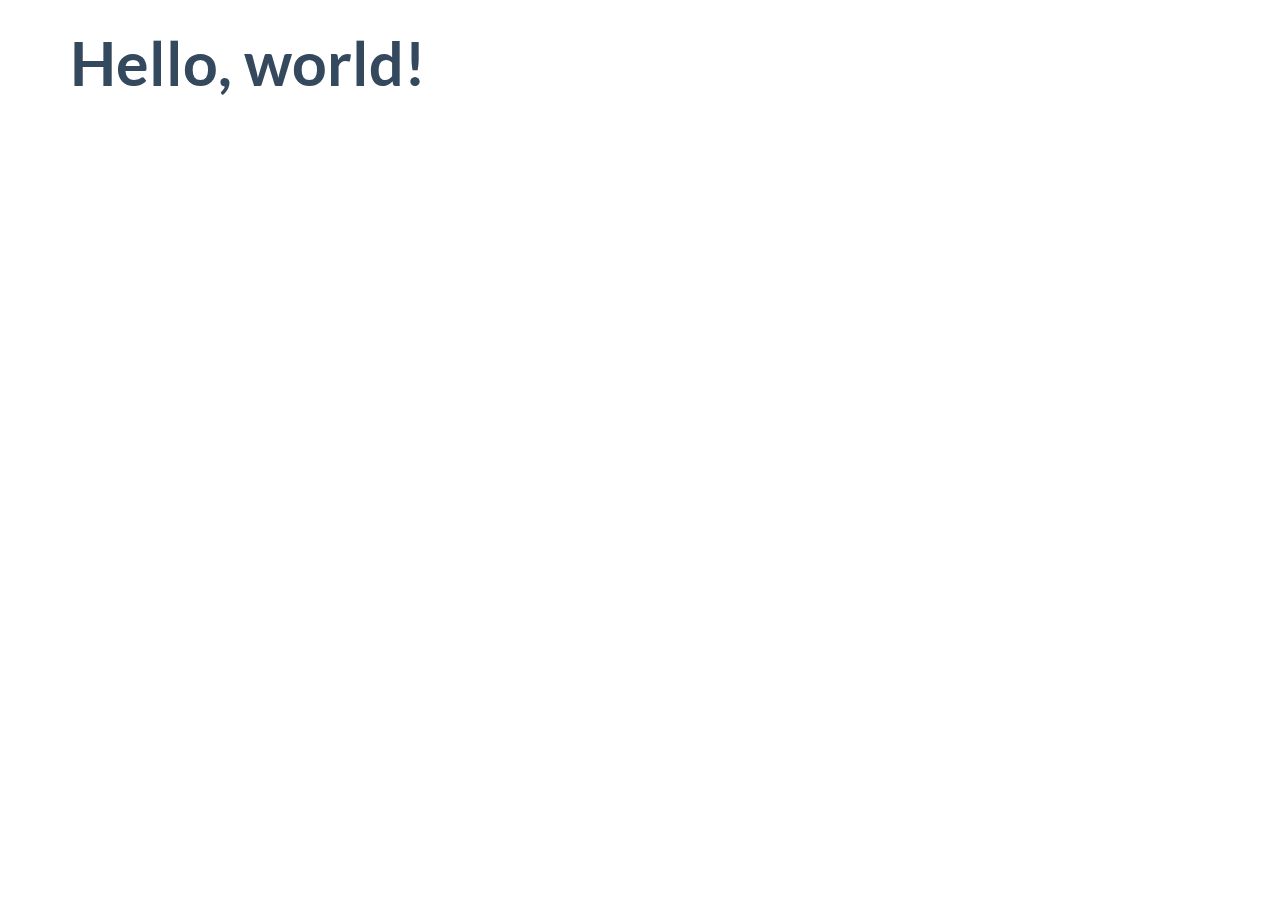
<file: libs/Flat-UI-master/dist/index.html>
<!DOCTYPE html>
<html lang="en">
  <head>
    <meta charset="utf-8">
    <title>Flat UI Free 101 Template</title>
    <meta name="viewport" content="width=device-width, initial-scale=1.0">

    <!-- Loading Bootstrap -->
    <link href="../dist/css/vendor/bootstrap.min.css" rel="stylesheet">

    <!-- Loading Flat UI -->
    <link href="../dist/css/flat-ui.min.css" rel="stylesheet">

    <link rel="shortcut icon" href="img/favicon.ico">

    <!-- HTML5 shim, for IE6-8 support of HTML5 elements. All other JS at the end of file. -->
    <!--[if lt IE 9]>
      <script src="js/vendor/html5shiv.js"></script>
      <script src="js/vendor/respond.min.js"></script>
    <![endif]-->
  </head>
  <body>
    <div class="container">
        <h1>Hello, world!</h1>
    </div>
    <!-- /.container -->


    <!-- jQuery (necessary for Flat UI's JavaScript plugins) -->
    <script src="../dist/js/vendor/jquery.min.js"></script>
    <!-- Include all compiled plugins (below), or include individual files as needed -->
    <script src="../dist/js/vendor/video.js"></script>
    <script src="../dist/js/flat-ui.min.js"></script>

  </body>
</html>
</file>
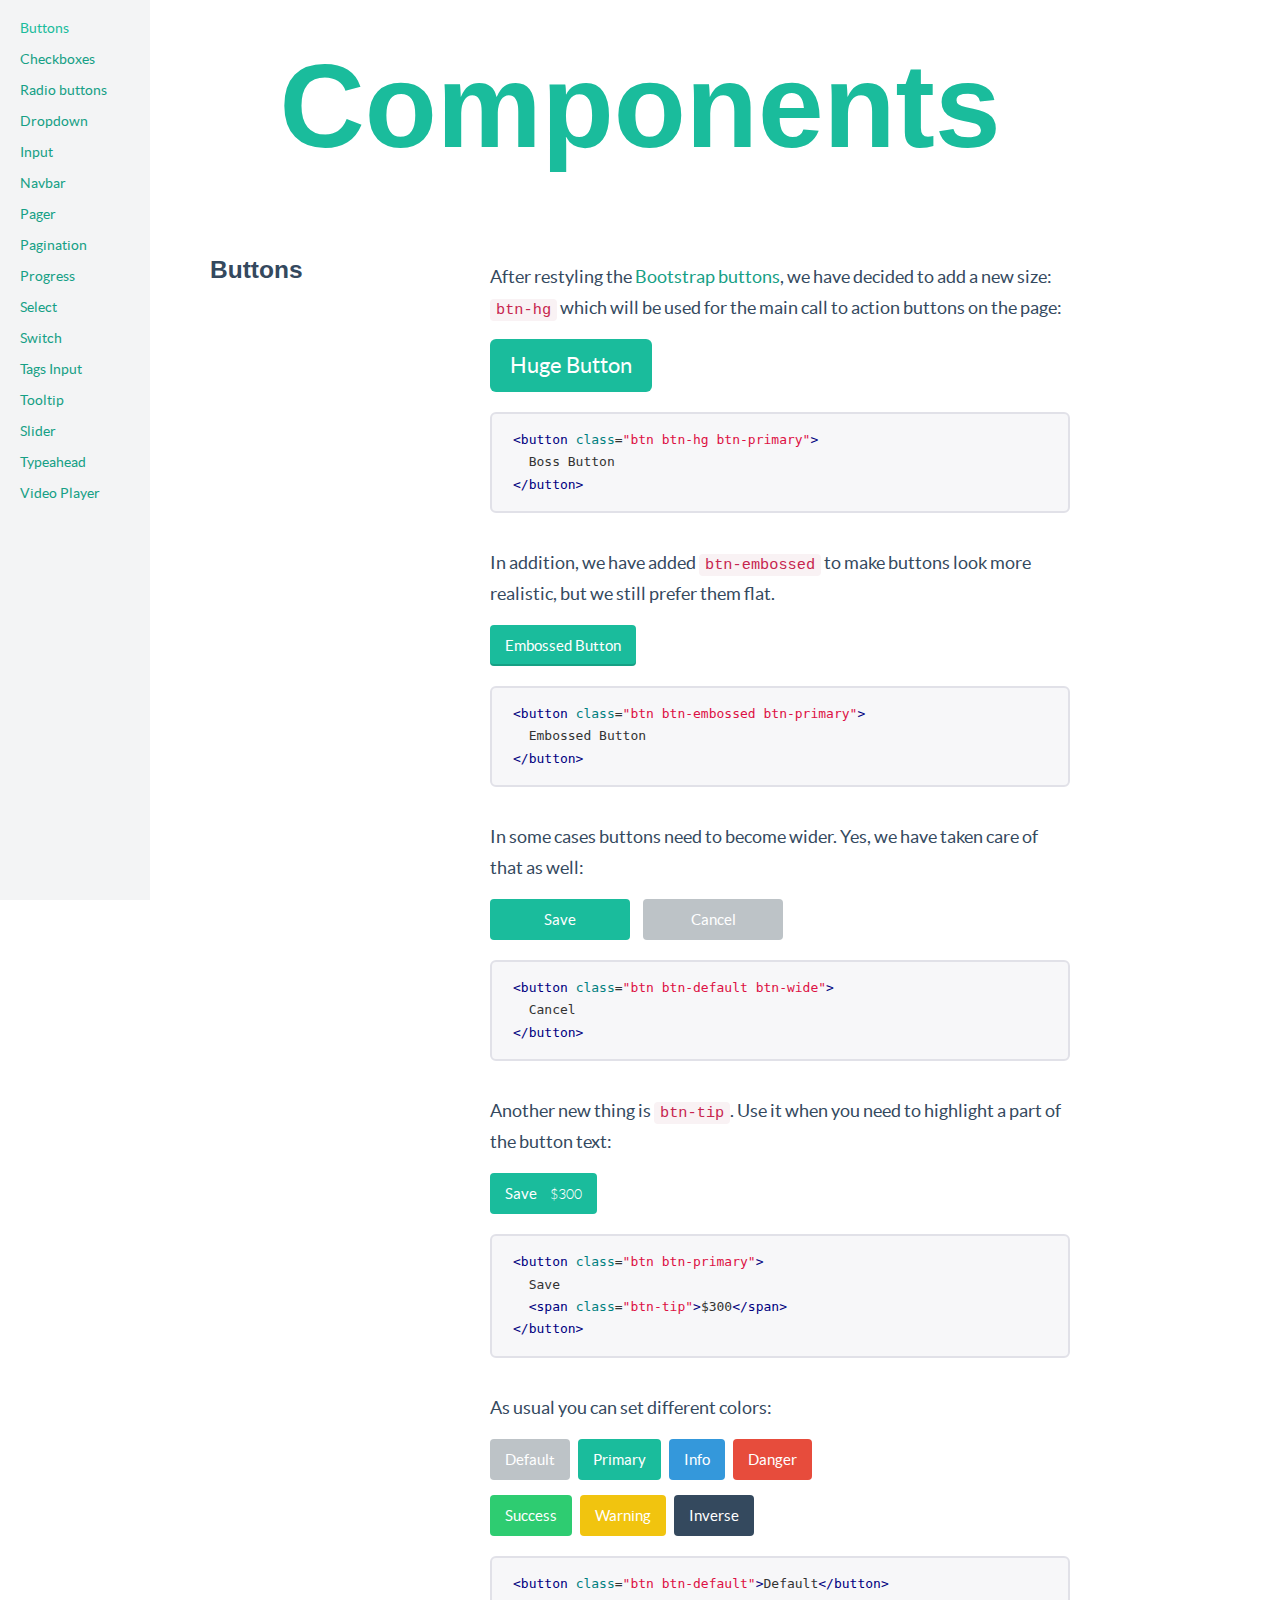
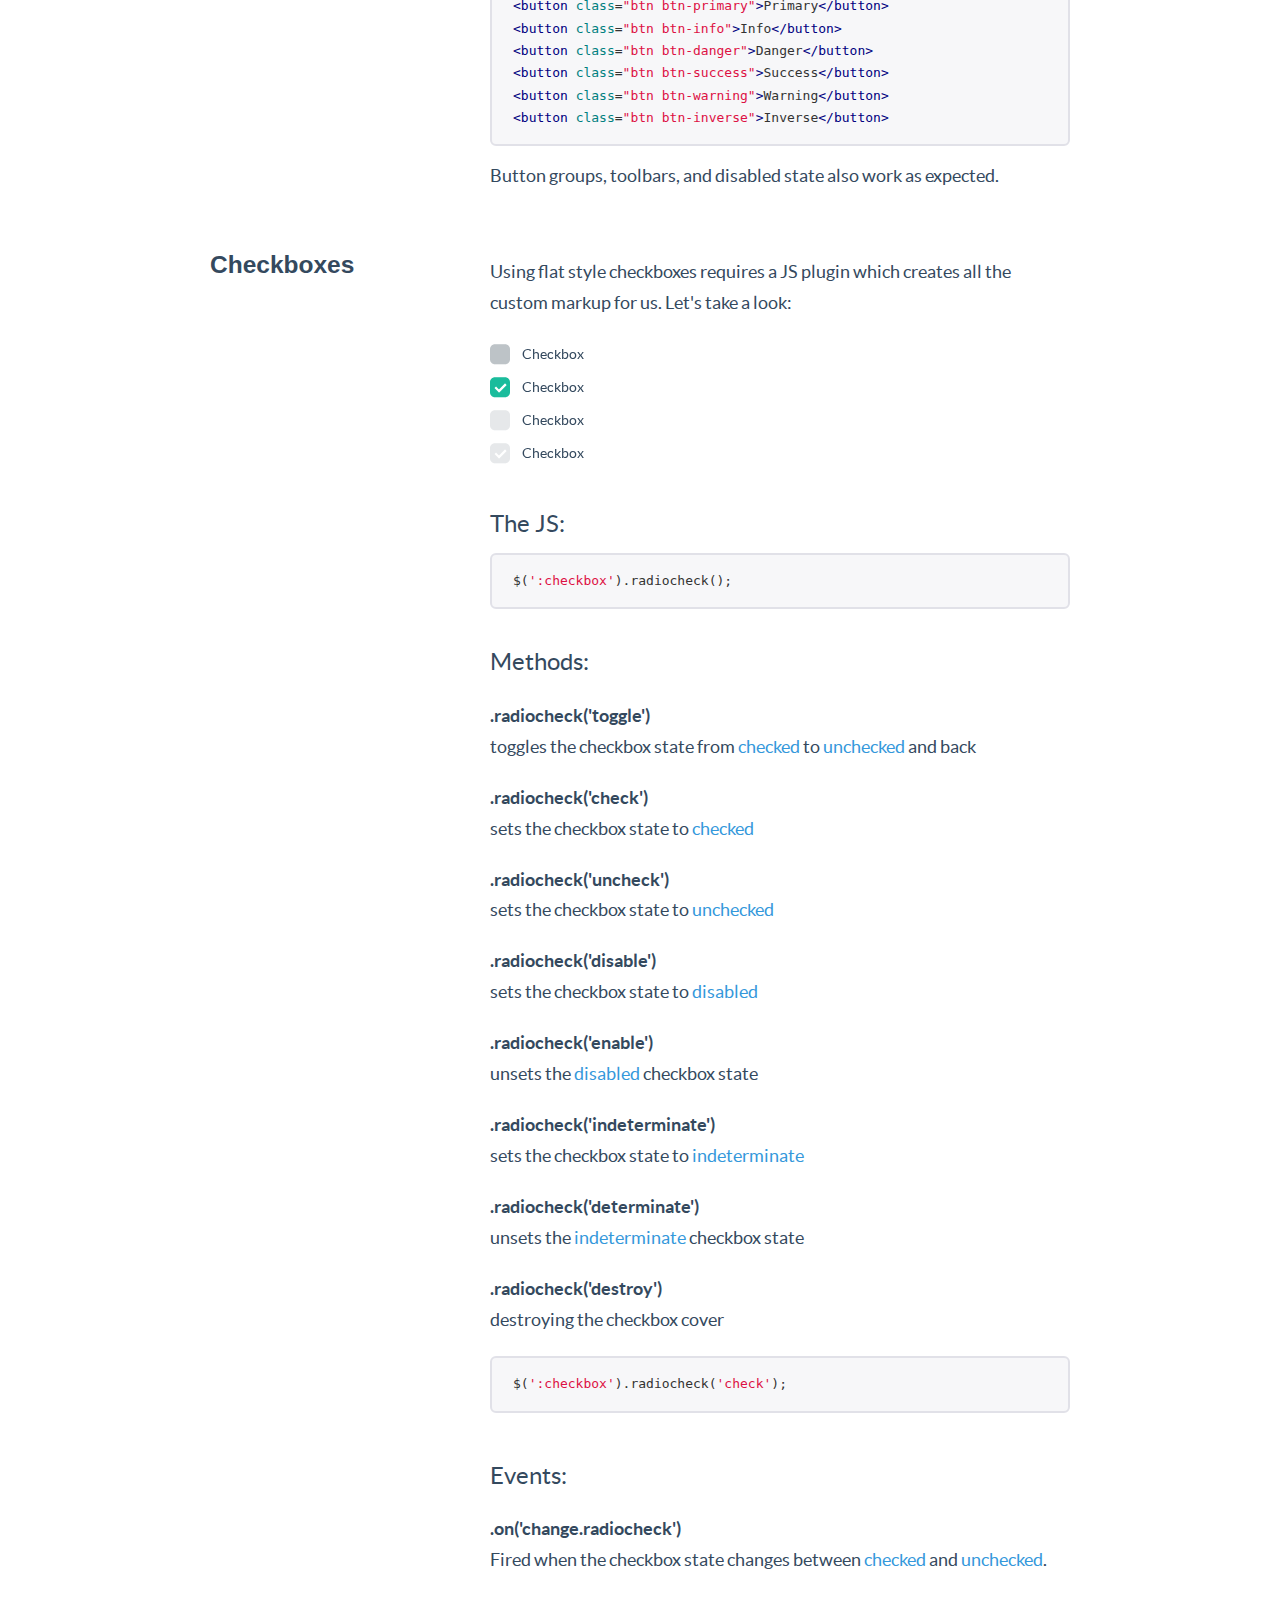
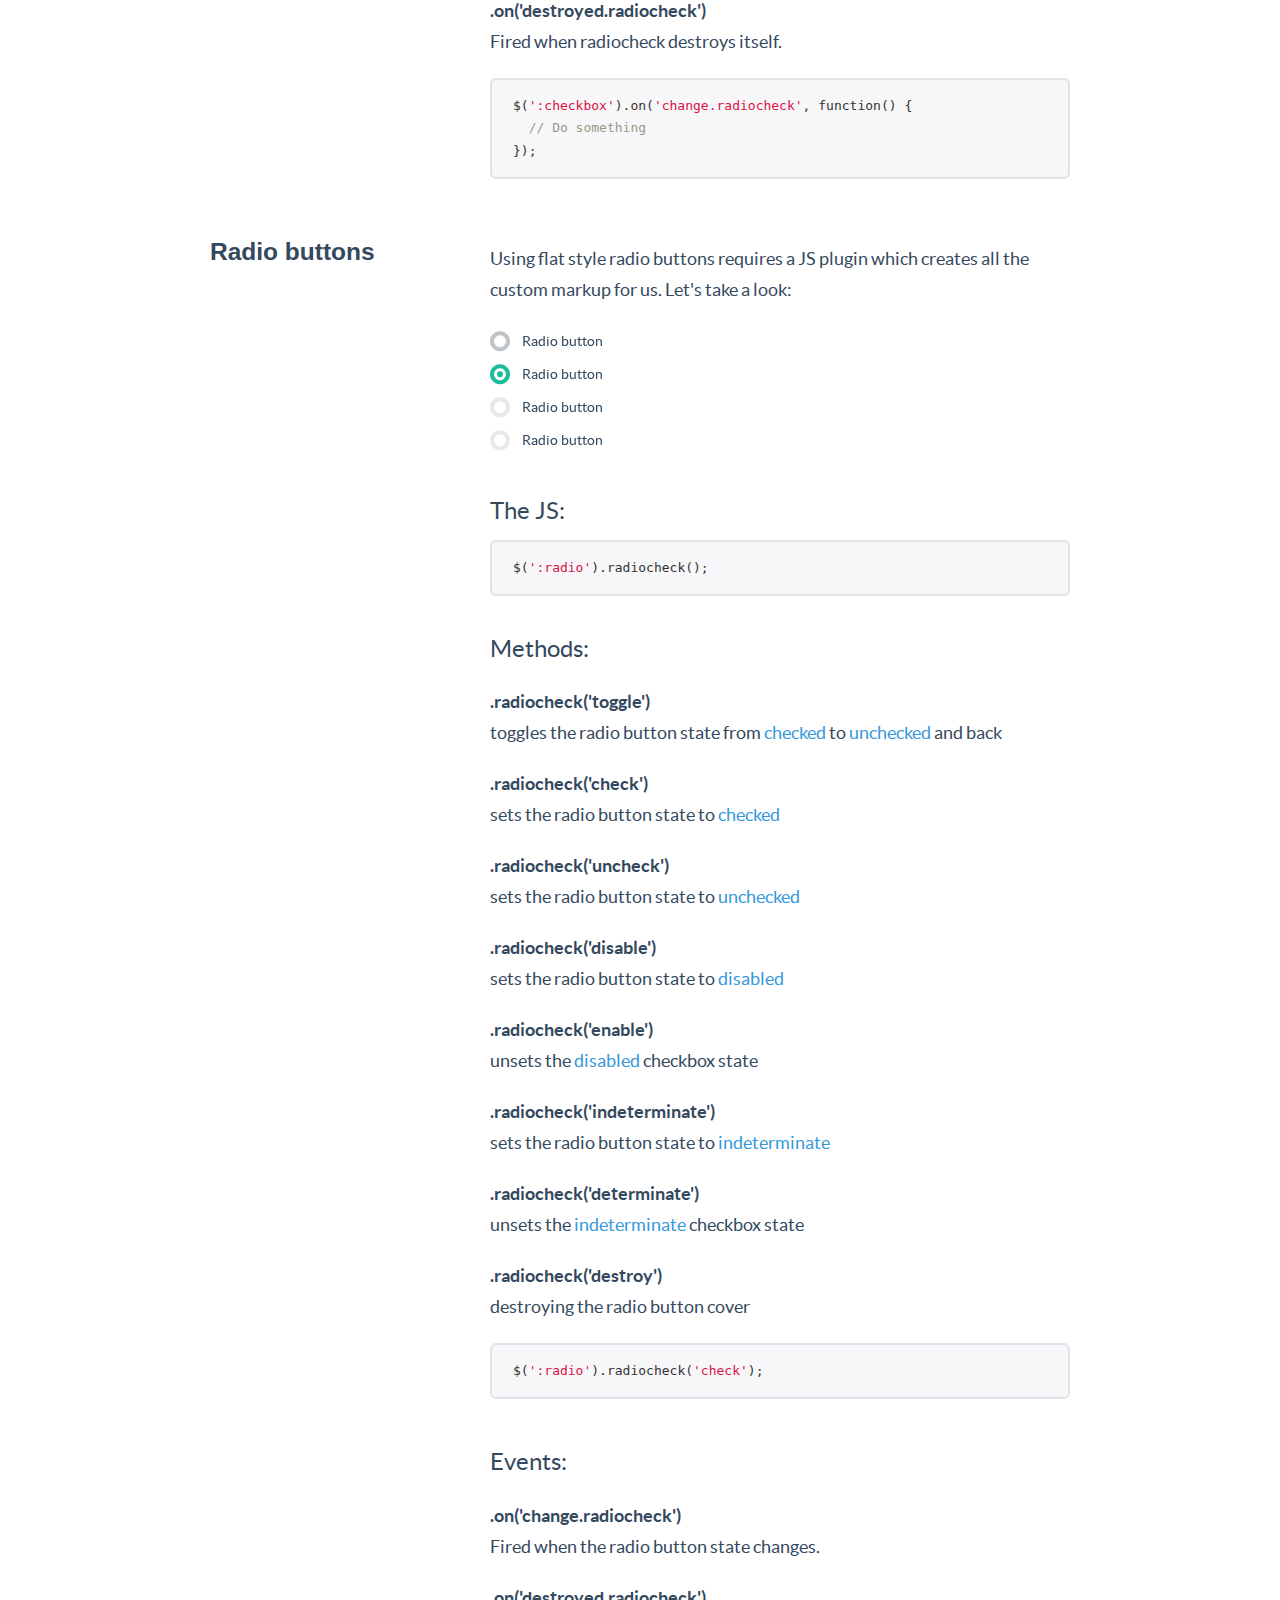
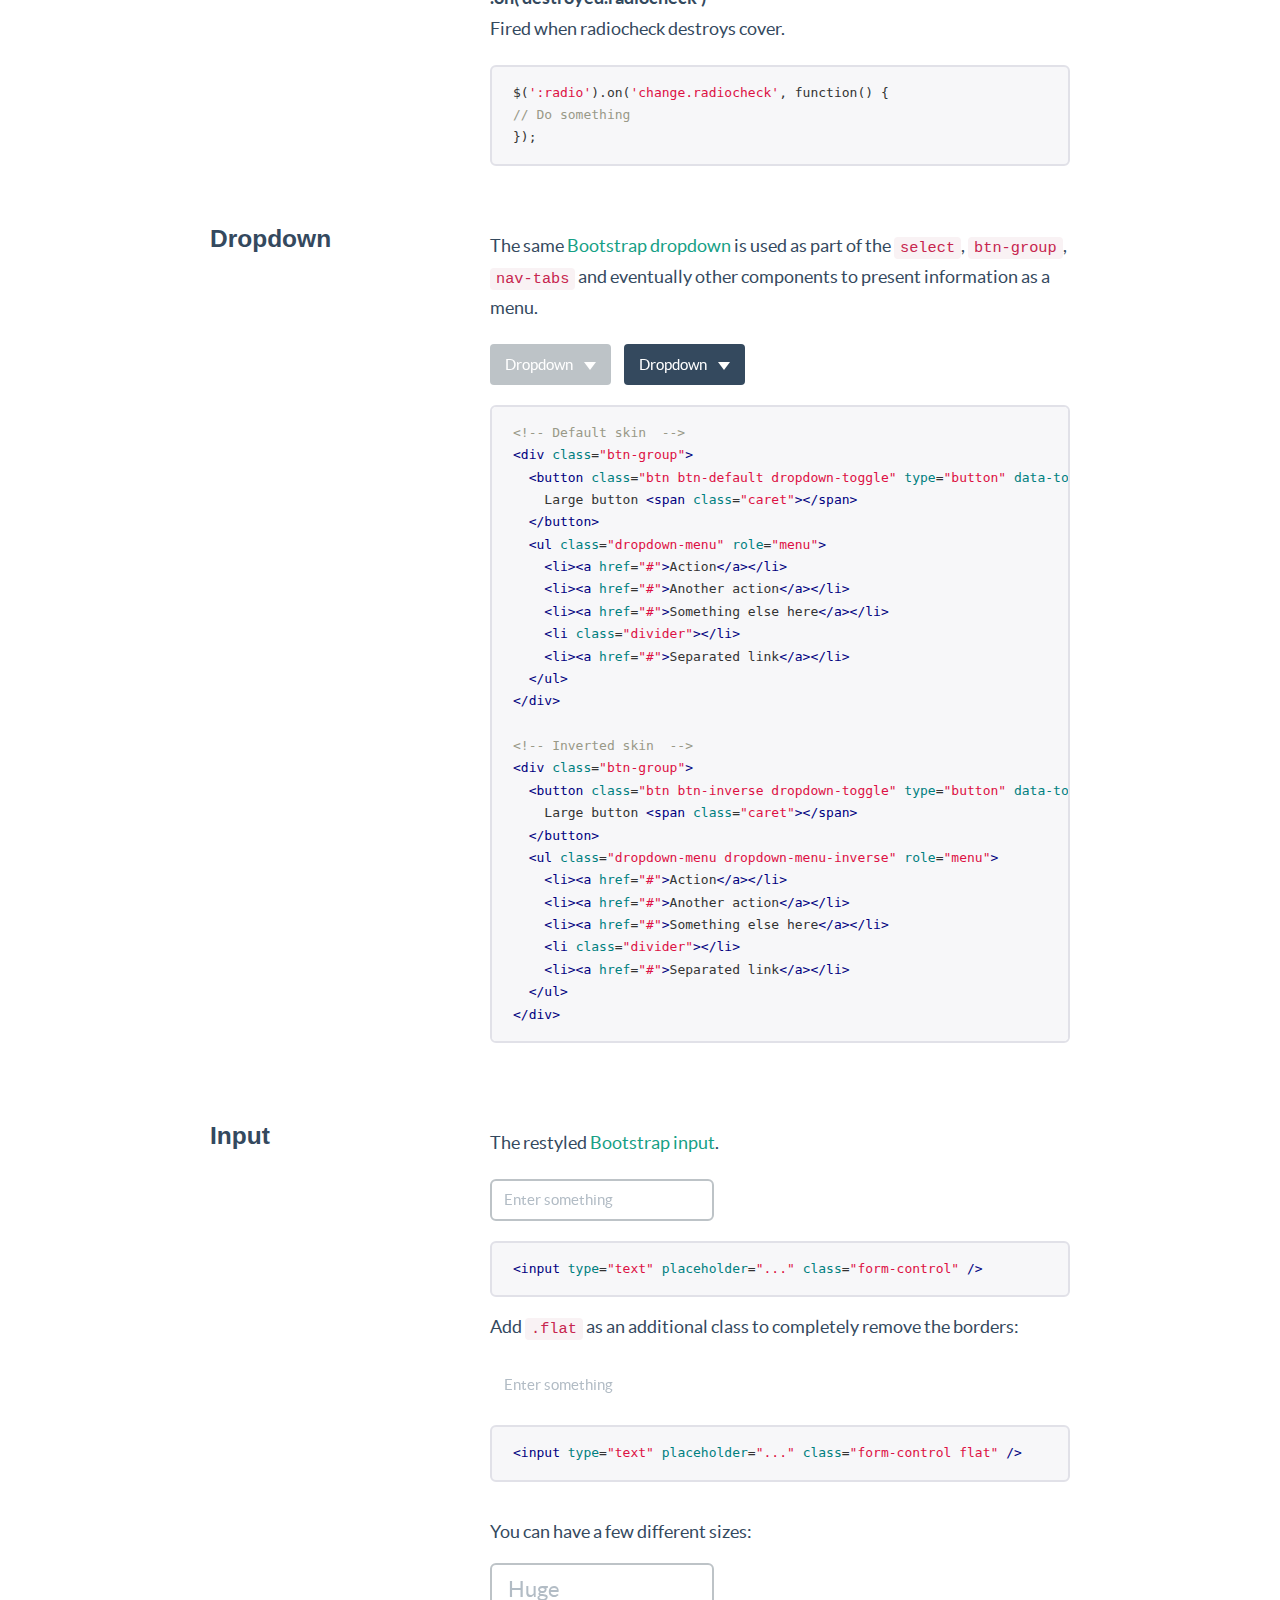
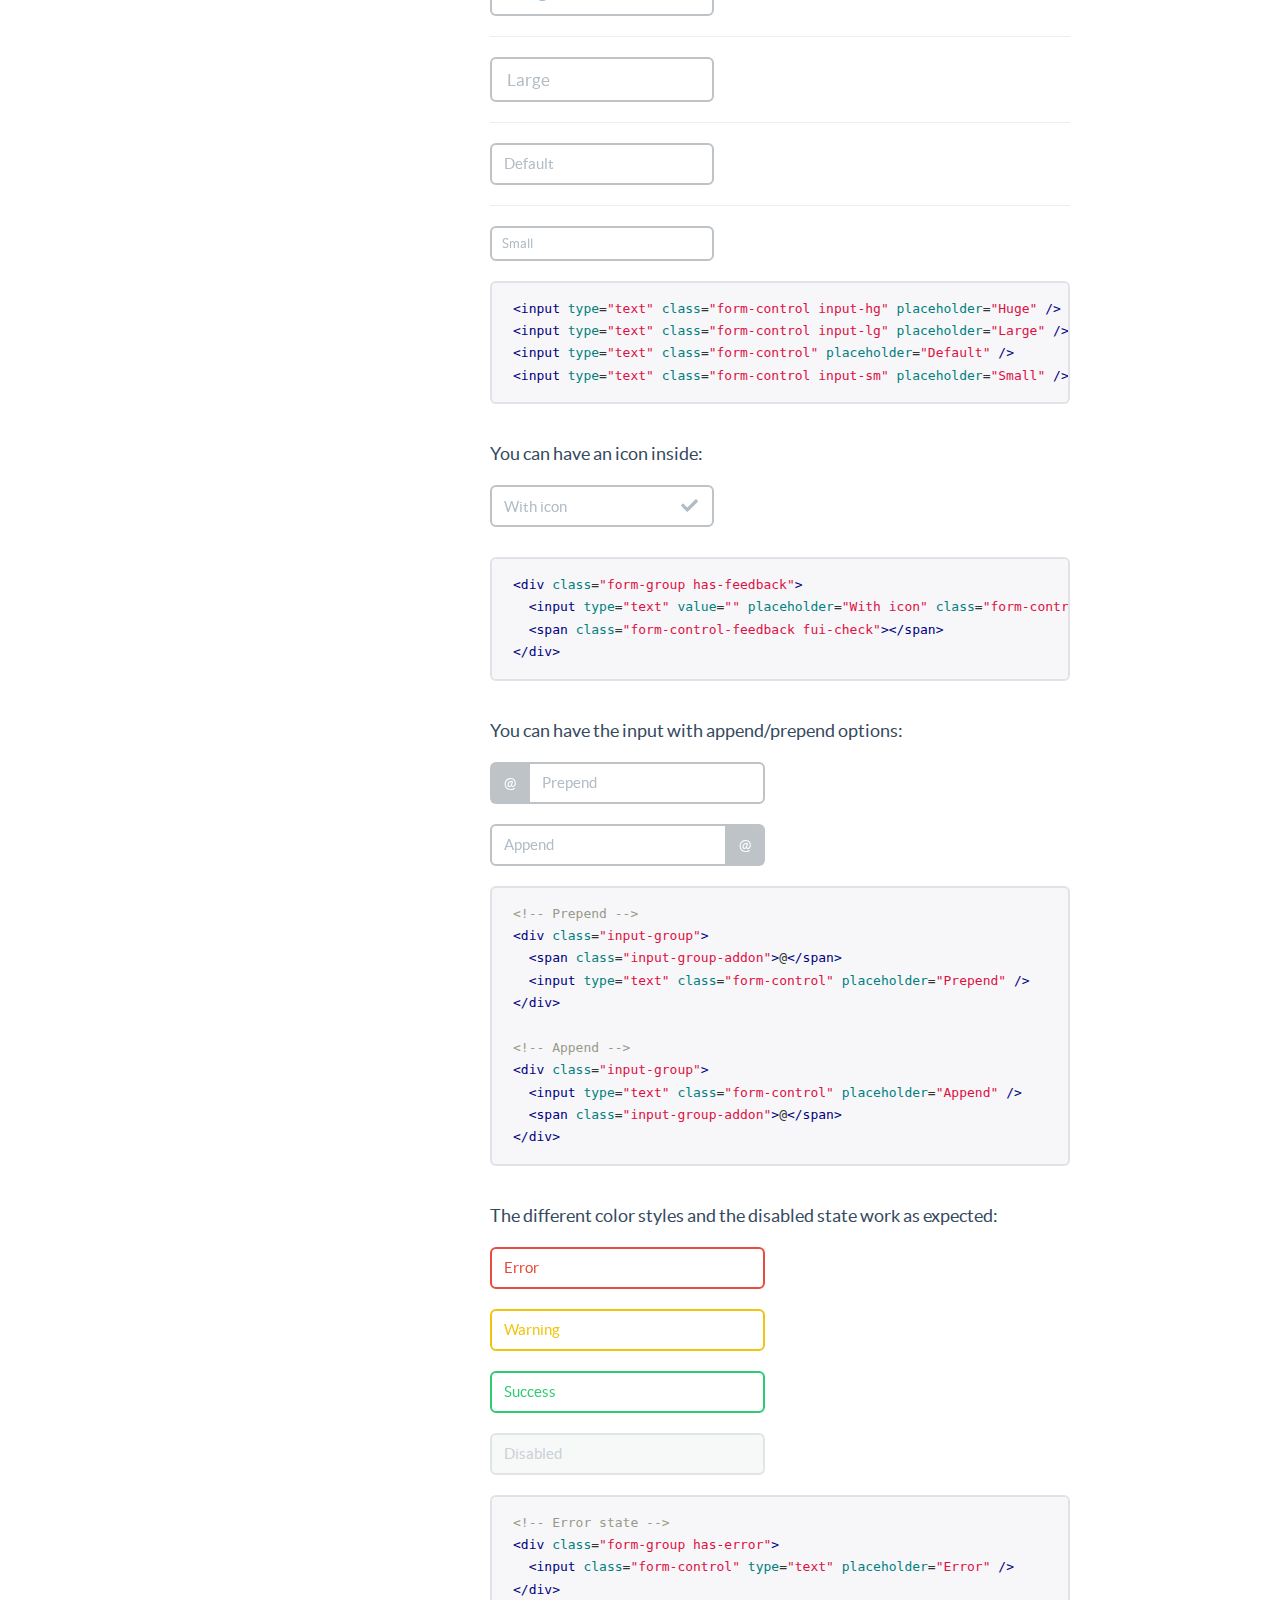
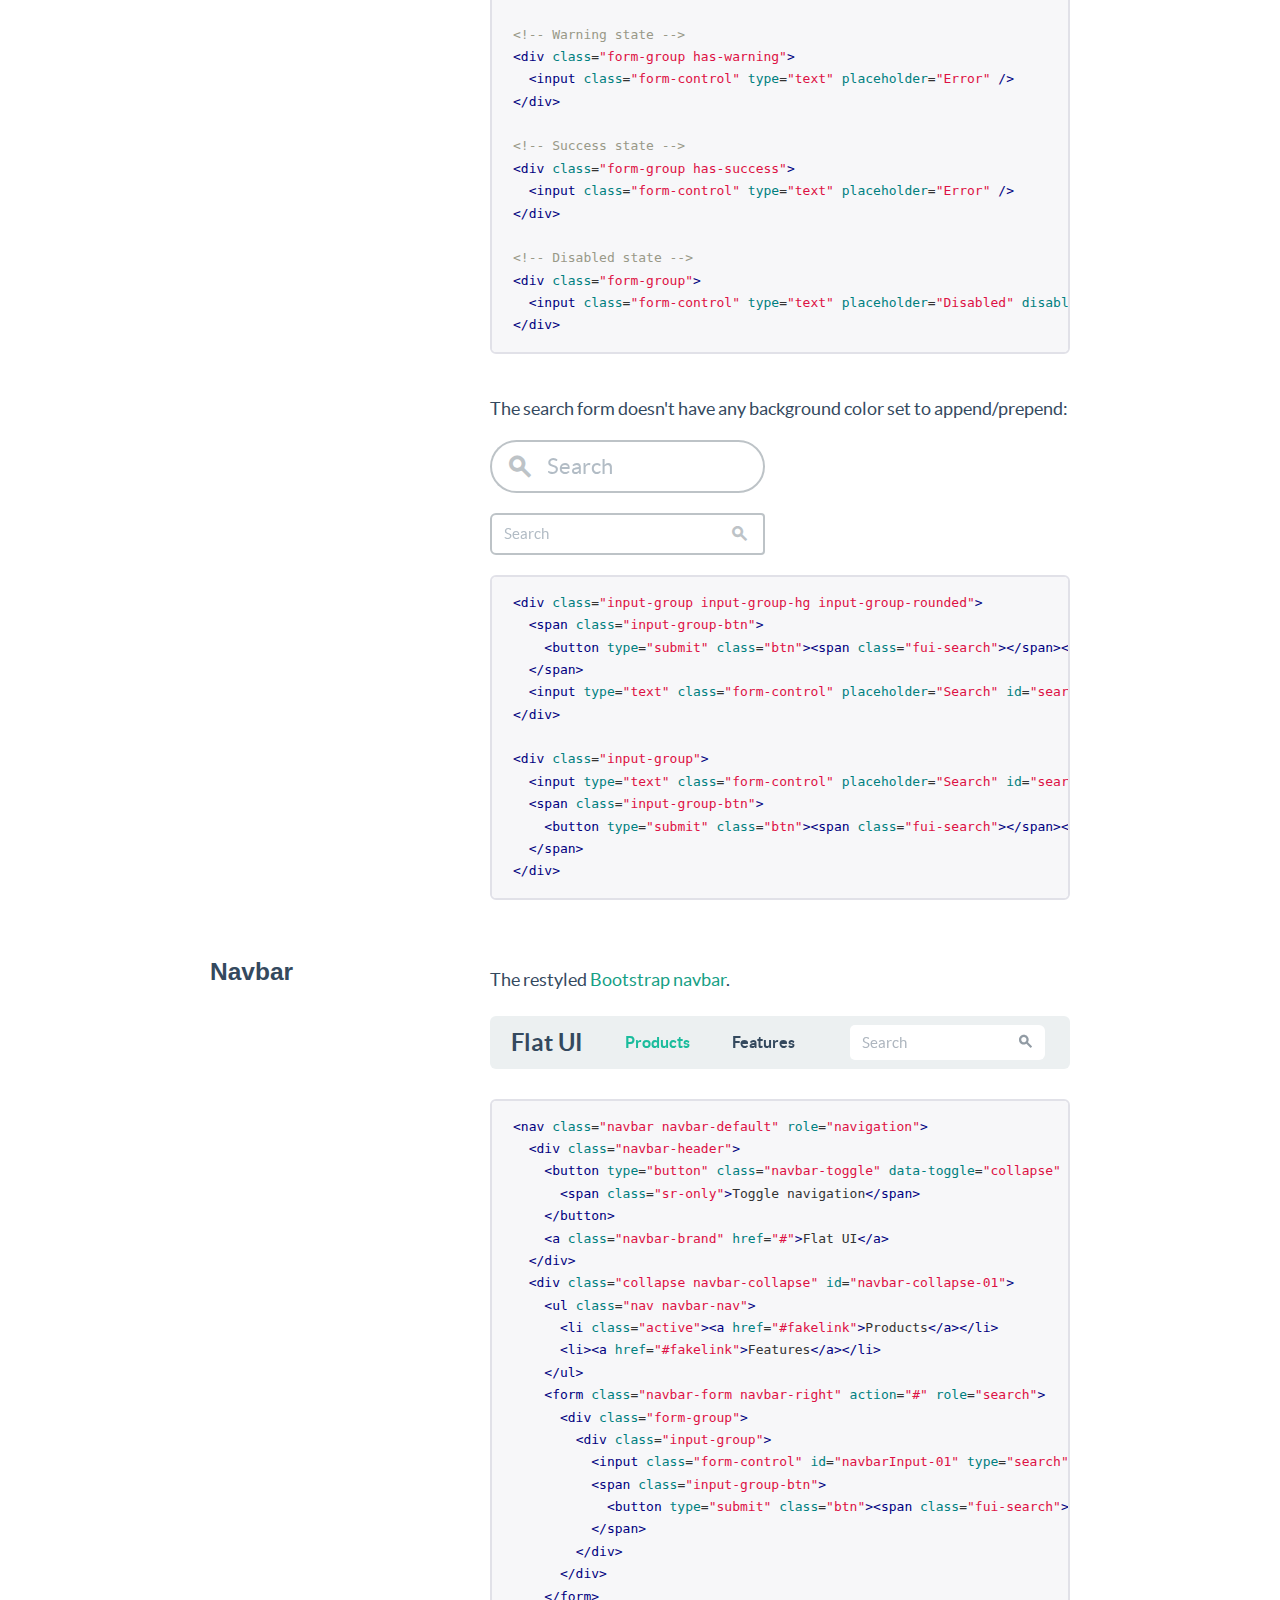
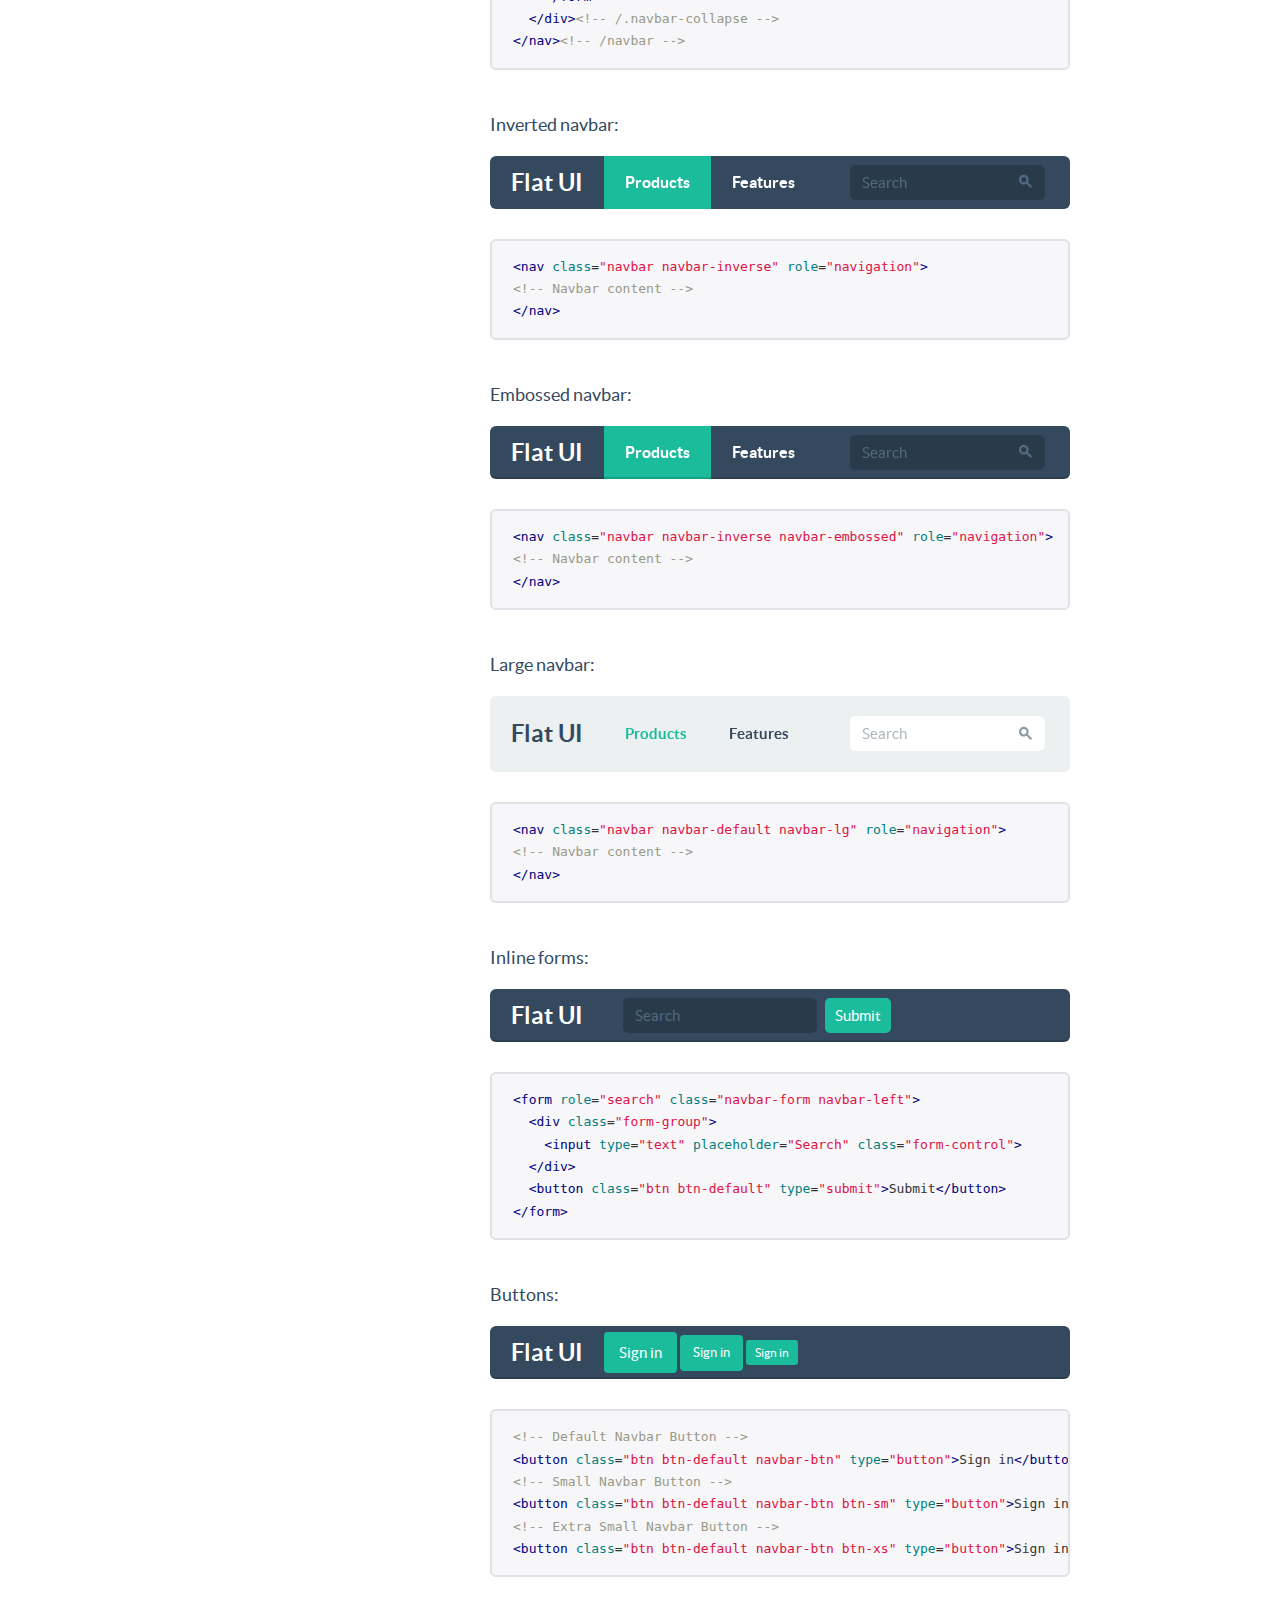
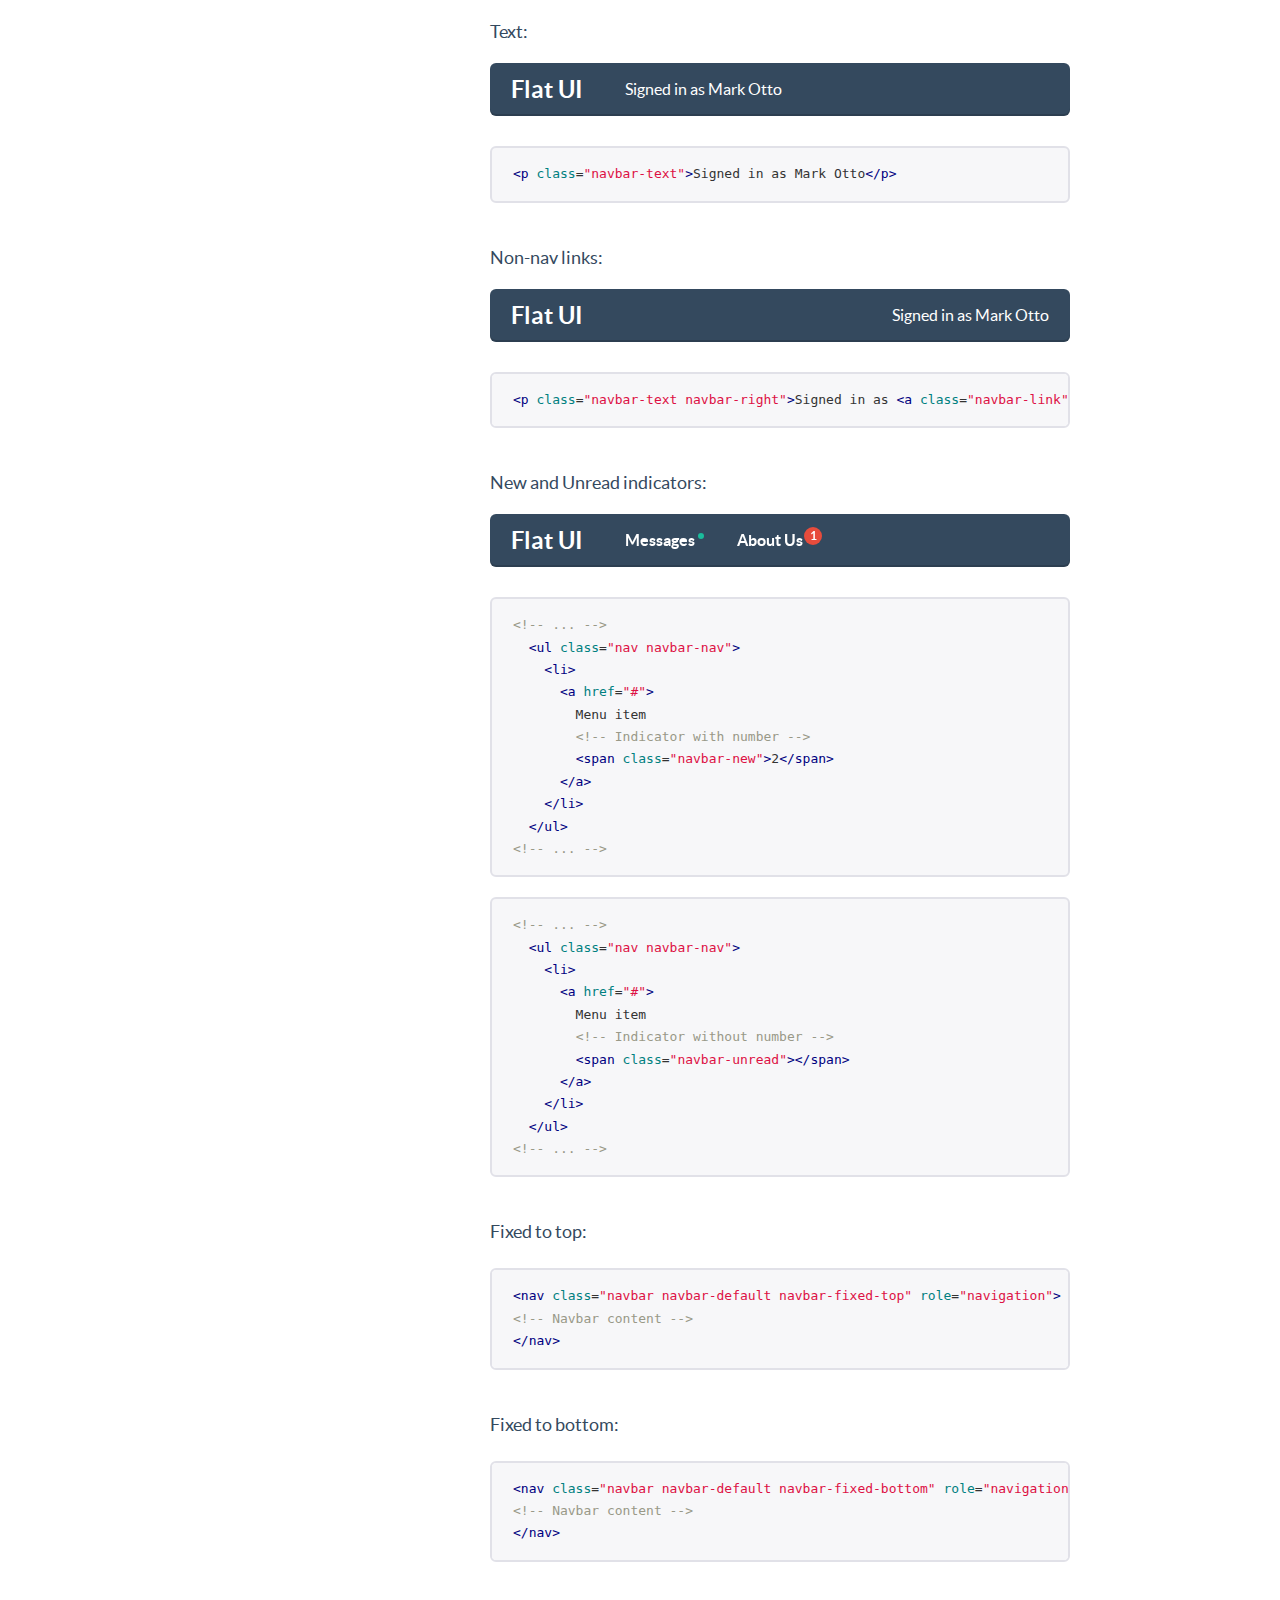
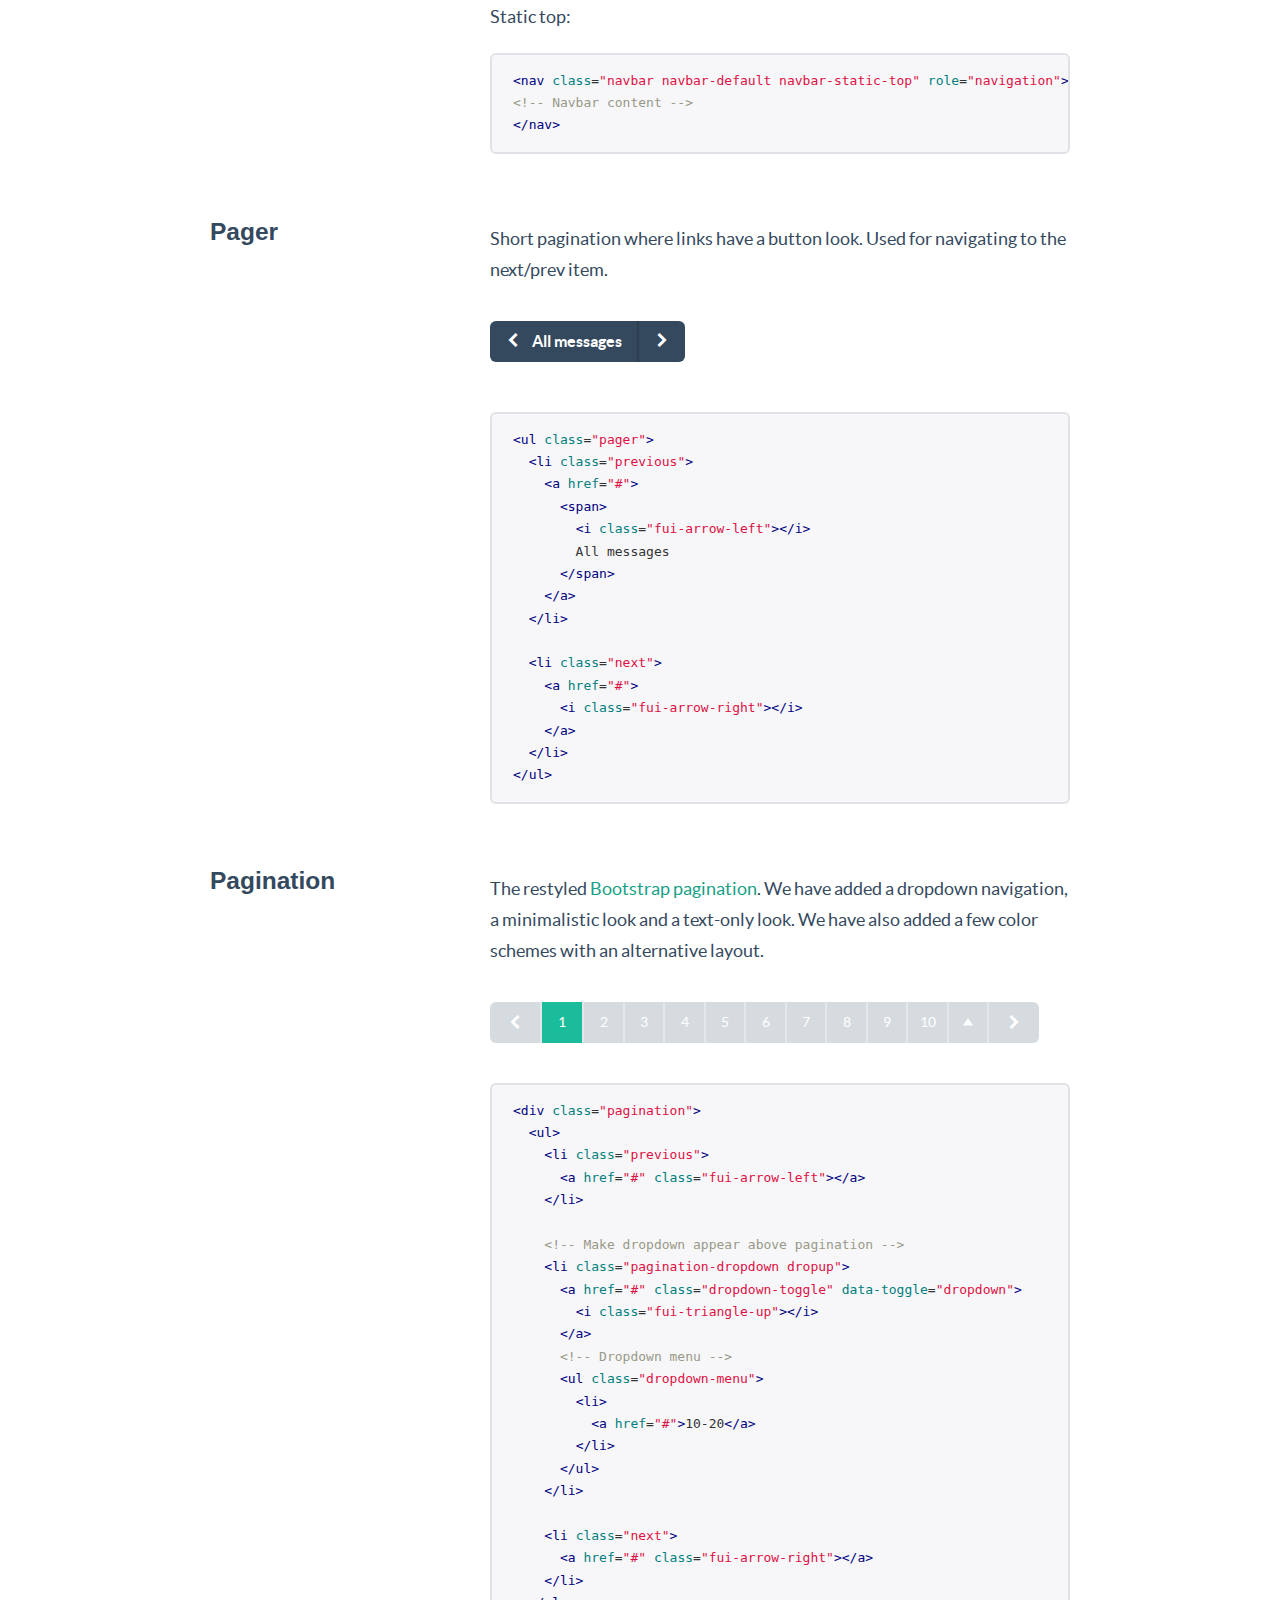
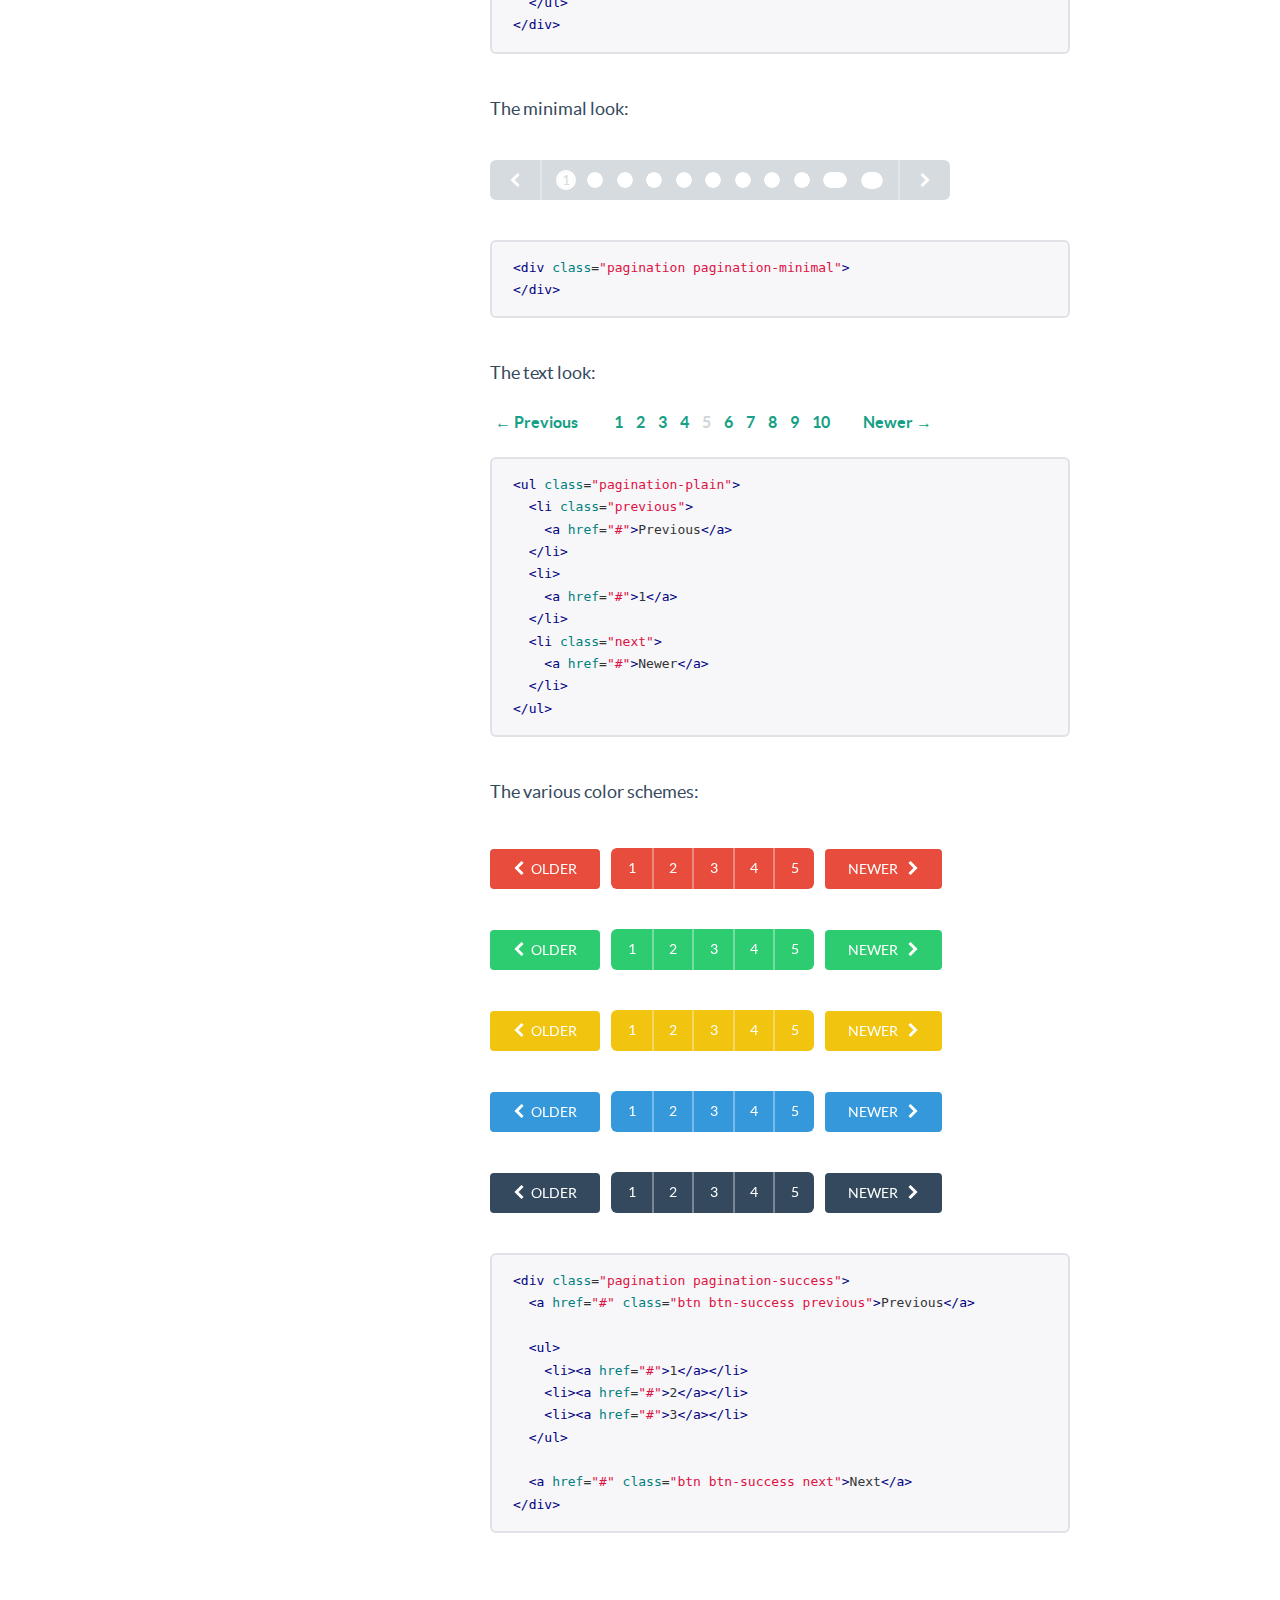
<file: libs/Flat-UI-master/docs/components.html>
<!DOCTYPE html>
<html lang="en">
  <head>
    <meta charset="utf-8">
    <title>Components &middot; Flat UI Free</title>
    <meta name="viewport" content="width=device-width, initial-scale=1.0">

    <!-- Loading Bootstrap -->
    <link href="../dist/css/vendor/bootstrap.min.css" rel="stylesheet">

    <!-- Loading Flat UI -->
    <link href="../dist/css/flat-ui.min.css" rel="stylesheet">
    <link href="assets/css/docs.css" rel="stylesheet">

    <link rel="shortcut icon" href="../img/favicon.ico">

    <!-- HTML5 shim, for IE6-8 support of HTML5 elements. All other JS at the end of file. -->
    <!--[if lt IE 9]>
      <script src="../dist/js/vendor/html5shiv.js"></script>
      <script src="../dist/js/vendor/respond.min.js"></script>
    <![endif]-->
  </head>
  <body>
    <ul class="demo-sidebar hide-on-tablets">
      <li><a href="#fui-button">Buttons</a></li>
      <li><a href="#fui-checkbox">Checkboxes</a></li>
      <li><a href="#fui-radio">Radio buttons</a></li>
      <li><a href="#fui-dropdown">Dropdown</a></li>
      <li><a href="#fui-input">Input</a></li>
      <li><a href="#fui-navbar">Navbar</a></li>
      <li><a href="#fui-pager">Pager</a></li>
      <li><a href="#fui-pagination">Pagination</a></li>
      <li><a href="#fui-progress">Progress</a></li>
      <li><a href="#fui-select">Select</a></li>
      <li><a href="#fui-switch">Switch</a></li>
      <li><a href="#fui-tagsinput">Tags Input</a></li>
      <li><a href="#fui-tooltip">Tooltip</a></li>
      <li><a href="#fui-slider">Slider</a></li>
      <li><a href="#fui-typeahead">Typeahead</a></li>
      <li><a href="#fui-videoplayer">Video Player</a></li>
    </ul> <!-- /nav -->

		<h1 class="demo-headline">Components</h1>
    <div class="container">
    	<div id="fui-button"></div>

      <div class="demo-row">
        <div class="demo-title">
          <h3>Buttons</h3>
        </div>

        <div class="demo-content">
          <p>
            After restyling the <a href="http://getbootstrap.com/css/#buttons">Bootstrap buttons</a>, we have decided to add a new size: <code>btn-hg</code> which will be used for the main call to action buttons on the page:
          </p>
          <p class="mbl">
            <button class="btn btn-hg btn-primary">Huge Button</button>
          </p>
<pre class="prettyprint">
&lt;button class="btn btn-hg btn-primary"&gt;
  Boss Button
&lt;/button&gt;
</pre>

          <p class="ptl">
            In addition, we have added <code>btn-embossed</code> to make buttons look more realistic, but we still prefer them flat.
          </p>
          <p class="mbl">
            <button class="btn btn-embossed btn-primary">Embossed Button</button>
          </p>
<pre class="prettyprint">
&lt;button class="btn btn-embossed btn-primary"&gt;
  Embossed Button
&lt;/button&gt;
</pre>

          <p class="ptl">
            In some cases buttons need to become wider. Yes, we have taken care of that as well:
          </p>
          <p class="mbl">
            <button class="btn btn-wide btn-primary mrm">Save</button>
            <button class="btn btn-wide btn-default">Cancel</button>
          </p>
<pre class="prettyprint">
&lt;button class="btn btn-default btn-wide"&gt;
  Cancel
&lt;/button&gt;
</pre>

          <p class="ptl">
            Another new thing is <code>btn-tip</code>. Use it when you need to highlight a part of the button text:
          </p>
          <p class="mbl">
            <button class="btn btn-primary">
              Save
              <span class="btn-tip">$300</span>
            </button>
          </p>
<pre class="prettyprint">
&lt;button class="btn btn-primary"&gt;
  Save
  &lt;span class="btn-tip"&gt;$300&lt;/span&gt;
&lt;/button&gt;
</pre>

          <p class="ptl">
            As usual you can set different colors:
          </p>
          <p>
	          <button class="btn btn-default mrs">Default</button>
            <button class="btn btn-primary mrs">Primary</button>
            <button class="btn btn-info mrs">Info</button>
            <button class="btn btn-danger mrs">Danger</button>
          </p>
          <p class="mbl">
            <button class="btn btn-success mrs">Success</button>
            <button class="btn btn-warning mrs">Warning</button>
            <button class="btn btn-inverse mrs">Inverse</button>
          </p>
<pre class="prettyprint">
&lt;button class="btn btn-default"&gt;Default&lt;/button&gt;
&lt;button class="btn btn-primary"&gt;Primary&lt;/button&gt;
&lt;button class="btn btn-info"&gt;Info&lt;/button&gt;
&lt;button class="btn btn-danger"&gt;Danger&lt;/button&gt;
&lt;button class="btn btn-success"&gt;Success&lt;/button&gt;
&lt;button class="btn btn-warning"&gt;Warning&lt;/button&gt;
&lt;button class="btn btn-inverse"&gt;Inverse&lt;/button&gt;
</pre>

          <p>
            Button groups, toolbars, and disabled state also work as expected.
          </p>

          <div id="fui-checkbox"></div>
        </div>
      </div><!-- /.demo-row -->


      <div class="demo-row">
        <div class="demo-title">
          <h3>Checkboxes</h3>
        </div>

        <div class="demo-content">
          <p>
            Using flat style checkboxes requires a JS plugin which creates all the custom markup for us. Let's take a look:
          </p>
          <form action="#">
            <div class="row">
              <div class="col-md-6">
                <label class="checkbox" for="checkbox1">
                  <input type="checkbox" value="" id="checkbox1" data-toggle="checkbox">
                  Checkbox
                </label>
                <label class="checkbox" for="checkbox2">
                  <input type="checkbox" value="" id="checkbox2" checked="checked" data-toggle="checkbox">
                  Checkbox
                </label>
                <label class="checkbox" for="checkbox3">
                  <input type="checkbox" value="" id="checkbox3" data-toggle="checkbox" disabled="">
                  Checkbox
                </label>
                <label class="checkbox" for="checkbox4">
                  <input type="checkbox" value="" id="checkbox4" checked="checked" data-toggle="checkbox" disabled="">
                  Checkbox
                </label>
              </div>
            </div>
          </form>

          <h6 class="ptl">The JS:</h6>
<pre class="prettyprint">
$(':checkbox').radiocheck();
</pre>

          <div class="pvm">
            <h6>Methods:</h6>
          </div>
          <p class="mbl">
            <strong>.radiocheck('toggle')</strong>
            <br/>
            toggles the checkbox state from <span class="text-info">checked</span>
            to <span class="text-info">unchecked</span> and back
          </p>
          <p class="mbl">
            <strong>.radiocheck('check')</strong>
            <br/>
            sets the checkbox state to <span class="text-info">checked</span>
          </p>
          <p class="mbl">
            <strong>.radiocheck('uncheck')</strong>
            <br/>
            sets the checkbox state to <span class="text-info">unchecked</span>
          </p>
          <p class="mbl">
            <strong>.radiocheck('disable')</strong>
            <br/>
            sets the checkbox state to <span class="text-info">disabled</span>
          </p>
          <p class="mbl">
            <strong>.radiocheck('enable')</strong>
            <br/>
            unsets the <span class="text-info">disabled</span> checkbox state
          </p>
          <p class="mbl">
            <strong>.radiocheck('indeterminate')</strong>
            <br/>
            sets the checkbox state to <span class="text-info">indeterminate</span>
          </p>
          <p class="mbl">
            <strong>.radiocheck('determinate')</strong>
            <br/>
            unsets the <span class="text-info">indeterminate</span> checkbox state
          </p>
          <p class="mbl">
            <strong>.radiocheck('destroy')</strong>
            <br/>
            destroying the checkbox cover
          </p>
<pre class="prettyprint">
$(':checkbox').radiocheck('check');
</pre>

          <div class="pbm ptl">
            <h6>Events:</h6>
          </div>
          <p class="mbl">
            <strong>.on('change.radiocheck')</strong>
            <br/>
            Fired when the checkbox state changes between
            <span class="text-info">checked</span> and
            <span class="text-info">unchecked</span>.
          </p>
          <p class="mbl">
            <strong>.on('destroyed.radiocheck')</strong>
            <br/>
            Fired when radiocheck destroys itself.
          </p>
<pre class="prettyprint">
$(':checkbox').on('change.radiocheck', function() {
  // Do something
});
</pre>
          <div id="fui-radio"></div>
        </div> <!-- /.demo-content -->
      </div> <!-- /.demo-row -->


      <div class="demo-row">
        <div class="demo-title">
          <h3>Radio buttons</h3>
        </div>

        <div class="demo-content">
          <p>
            Using flat style radio buttons requires a JS plugin which creates all the custom markup for us. Let's take a look:
          </p>
          <form action="#">
            <div class="row">
              <div class="col-md-6">
                <label class="radio" for="radio1">
                  <input type="radio" name="optionsRadios1" value="" id="radio1" data-toggle="radio">
                  Radio button
                </label>
                <label class="radio" for="radio2">
                  <input type="radio" name="optionsRadios1" value="" id="radio2" data-toggle="radio" checked="checked" >
                  Radio button
                </label>
                <label class="radio" for="radio3">
                  <input type="radio" name="optionsRadios1" value="" id="radio3" data-toggle="radio" disabled="">
                  Radio button
                </label>
                <label class="radio" for="radio4">
                  <input type="radio" name="optionsRadios1" value="" id="radio4" data-toggle="radio" disabled="">
                  Radio button
                </label>
              </div>
            </div>
          </form>

          <h6 class="ptl">The JS:</h6>
<pre class="prettyprint">
$(':radio').radiocheck();
</pre>

          <div class="pvm">
            <h6>Methods:</h6>
          </div>
          <p class="mbl">
            <strong>.radiocheck('toggle')</strong>
            <br/>
            toggles the radio button state from <span class="text-info">checked</span>
            to <span class="text-info">unchecked</span> and back
          </p>
          <p class="mbl">
            <strong>.radiocheck('check')</strong>
            <br/>
            sets the radio button state to <span class="text-info">checked</span>
          </p>
          <p class="mbl">
            <strong>.radiocheck('uncheck')</strong>
            <br/>
            sets the radio button state to <span class="text-info">unchecked</span>
          </p>
          <p class="mbl">
            <strong>.radiocheck('disable')</strong>
            <br/>
            sets the radio button state to <span class="text-info">disabled</span>
          </p>
          <p class="mbl">
            <strong>.radiocheck('enable')</strong>
            <br/>
            unsets the <span class="text-info">disabled</span> checkbox state
          </p>
          <p class="mbl">
            <strong>.radiocheck('indeterminate')</strong>
            <br/>
            sets the radio button state to <span class="text-info">indeterminate</span>
          </p>
          <p class="mbl">
            <strong>.radiocheck('determinate')</strong>
            <br/>
            unsets the <span class="text-info">indeterminate</span> checkbox state
          </p>
          <p class="mbl">
            <strong>.radiocheck('destroy')</strong>
            <br/>
            destroying the radio button cover
          </p>
<pre class="prettyprint">
$(':radio').radiocheck('check');
</pre>

          <div class="pbm ptl">
            <h6>Events:</h6>
          </div>
          <p class="mbl">
            <strong>.on('change.radiocheck')</strong>
            <br/>
            Fired when the radio button state changes.
          </p>
          <p class="mbl">
            <strong>.on('destroyed.radiocheck')</strong>
            <br/>
            Fired when radiocheck destroys cover.
          </p>
<pre class="prettyprint">
$(':radio').on('change.radiocheck', function() {
// Do something
});
</pre>

          <div id="fui-dropdown"></div>
        </div> <!-- /.demo-content -->
      </div> <!-- /.demo-row -->
    </div><!-- /.container -->



    <div class="container">
      <div class="demo-row">
        <div class="demo-title">
          <h3>Dropdown</h3>
        </div>

        <div class="demo-content">
          <p class="mbl">
            The same <a href="http://getbootstrap.com/components/#dropdowns">Bootstrap dropdown</a> is used as part of the <code>select</code>, <code>btn-group</code>, <code>nav-tabs</code> and eventually other components to present information as a menu.
          </p>

          <div class="btn-group mrm">
            <button class="btn btn-default dropdown-toggle" type="button" data-toggle="dropdown">
              Dropdown <span class="caret"></span>
            </button>
            <ul class="dropdown-menu" role="menu">
              <li><a href="#">Action</a></li>
              <li><a href="#">Another action</a></li>
              <li><a href="#">Something else here</a></li>
              <li class="divider"></li>
              <li><a href="#">Separated link</a></li>
            </ul>
          </div>

          <div class="btn-group">
            <button class="btn btn-inverse dropdown-toggle" type="button" data-toggle="dropdown">
              Dropdown <span class="caret"></span>
            </button>
            <ul class="dropdown-menu dropdown-menu-inverse" role="menu">
              <li><a href="#">Action</a></li>
              <li><a href="#">Another action</a></li>
              <li><a href="#">Something else here</a></li>
              <li class="divider"></li>
              <li><a href="#">Separated link</a></li>
            </ul>
          </div>

          <div class="pvl">
<pre class="prettyprint">
&lt;!-- Default skin  --&gt;
&lt;div class="btn-group"&gt;
  &lt;button class="btn btn-default dropdown-toggle" type="button" data-toggle="dropdown"&gt;
    Large button &lt;span class="caret"&gt;&lt;/span&gt;
  &lt;/button&gt;
  &lt;ul class="dropdown-menu" role="menu"&gt;
    &lt;li&gt;&lt;a href="#"&gt;Action&lt;/a&gt;&lt;/li&gt;
    &lt;li&gt;&lt;a href="#"&gt;Another action&lt;/a&gt;&lt;/li&gt;
    &lt;li&gt;&lt;a href="#"&gt;Something else here&lt;/a&gt;&lt;/li&gt;
    &lt;li class="divider"&gt;&lt;/li&gt;
    &lt;li&gt;&lt;a href="#"&gt;Separated link&lt;/a&gt;&lt;/li&gt;
  &lt;/ul&gt;
&lt;/div&gt;

&lt;!-- Inverted skin  --&gt;
&lt;div class="btn-group"&gt;
  &lt;button class="btn btn-inverse dropdown-toggle" type="button" data-toggle="dropdown"&gt;
    Large button &lt;span class="caret"&gt;&lt;/span&gt;
  &lt;/button&gt;
  &lt;ul class="dropdown-menu dropdown-menu-inverse" role="menu"&gt;
    &lt;li&gt;&lt;a href="#"&gt;Action&lt;/a&gt;&lt;/li&gt;
    &lt;li&gt;&lt;a href="#"&gt;Another action&lt;/a&gt;&lt;/li&gt;
    &lt;li&gt;&lt;a href="#"&gt;Something else here&lt;/a&gt;&lt;/li&gt;
    &lt;li class="divider"&gt;&lt;/li&gt;
    &lt;li&gt;&lt;a href="#"&gt;Separated link&lt;/a&gt;&lt;/li&gt;
  &lt;/ul&gt;
&lt;/div&gt;
</pre>
          </div>

          <div id="fui-input"></div>
        </div> <!-- /.demo-content -->
      </div> <!-- /.demo-row -->

      <div class="demo-row">
        <div class="demo-title">
          <h3>Input</h3>
        </div>

        <div class="demo-content">
          <p class="mbl">
            The restyled <a href="http://getbootstrap.com/css/#forms">Bootstrap input</a>.
          </p>

          <div class="row">
            <div class="col-lg-5">
              <input type="text" value="" placeholder="Enter something" class="form-control" />
            </div>
          </div>

<pre class="prettyprint mtl">
&lt;input type="text" placeholder="..." class="form-control" /&gt;
</pre>

          <p class="mbl">Add <code>.flat</code> as an additional class to completely remove the borders:</p>

          <div class="row">
            <div class="col-lg-5">
              <input type="text" value="" placeholder="Enter something" class="form-control flat" />
            </div>
          </div>

<pre class="prettyprint mtl">
&lt;input type="text" placeholder="..." class="form-control flat" /&gt;
</pre>

          <p class="ptl">You can have a few different sizes:</p>
          <div class="row">
            <div class="col-lg-5">
              <input type="text" value="" placeholder="Huge" class="form-control input-hg" />
            </div>
          </div>
          <hr />
          <div class="row">
            <div class="col-lg-5">
              <input type="text" value="" placeholder="Large" class="form-control input-lg" />
            </div>
          </div>
          <hr />
          <div class="row">
            <div class="col-lg-5">
              <input type="text" value="" placeholder="Default" class="form-control" />
            </div>
          </div>
          <hr />
          <div class="row">
            <div class="col-lg-5">
              <input type="text" value="" placeholder="Small" class="form-control input-sm" />
            </div>
          </div>
<pre class="prettyprint mtl">
&lt;input type="text" class="form-control input-hg" placeholder="Huge" /&gt;
&lt;input type="text" class="form-control input-lg" placeholder="Large" /&gt;
&lt;input type="text" class="form-control" placeholder="Default" /&gt;
&lt;input type="text" class="form-control input-sm" placeholder="Small" /&gt;
</pre>

          <p class="ptl">You can have an icon inside:</p>
          <div class="row">
            <div class="col-lg-5">
              <div class="form-group has-feedback">
                <input type="text" value="" placeholder="With icon" class="form-control" />
                <span class="form-control-feedback fui-check"></span>
              </div>
            </div>
          </div>
<pre class="prettyprint mtm">
&lt;div class="form-group has-feedback"&gt;
  &lt;input type="text" value="" placeholder="With icon" class="form-control" /&gt;
  &lt;span class="form-control-feedback fui-check"&gt;&lt;/span&gt;
&lt;/div&gt;
</pre>

          <p class="ptl">You can have the input with append/prepend options:</p>
          <div class="row mbl">
            <div class="col-lg-6">
              <div class="input-group">
                <span class="input-group-addon">@</span>
                <input class="form-control" type="text" placeholder="Prepend" />
              </div>
            </div>
          </div>

          <div class="row mbl">
            <div class="col-lg-6">
              <div class="input-group">
                <input class="form-control" type="text" placeholder="Append" />
                <span class="input-group-addon">@</span>
              </div>
            </div>
          </div>
<pre class="prettyprint mtm">
&lt;!-- Prepend --&gt;
&lt;div class="input-group"&gt;
  &lt;span class="input-group-addon"&gt;@&lt;/span&gt;
  &lt;input type="text" class="form-control" placeholder="Prepend" /&gt;
&lt;/div&gt;

&lt;!-- Append --&gt;
&lt;div class="input-group"&gt;
  &lt;input type="text" class="form-control" placeholder="Append" /&gt;
  &lt;span class="input-group-addon"&gt;@&lt;/span&gt;
&lt;/div&gt;
</pre>

          <div class="ptl">
            <p>
              The different color styles and the disabled state work as expected:
            </p>
            <div class="row">
              <div class="col-lg-6">
                <div class="form-group has-error">
                  <input class="form-control" type="text" placeholder="Error" />
                </div>
              </div>
            </div>
            <div class="row">
              <div class="col-lg-6">
                <div class="form-group has-warning">
                  <input class="form-control" type="text" placeholder="Warning" />
                </div>
              </div>
            </div>
            <div class="row">
              <div class="col-lg-6">
                <div class="form-group has-success">
                  <input class="form-control" type="text" placeholder="Success" />
                </div>
              </div>
            </div>
            <div class="row">
              <div class="col-lg-6">
                <div class="form-group">
                  <input class="form-control" type="text" placeholder="Disabled" disabled />
                </div>
              </div>
            </div>
          </div>

<pre class="prettyprint">
&lt;!-- Error state --&gt;
&lt;div class="form-group has-error"&gt;
  &lt;input class="form-control" type="text" placeholder="Error" /&gt;
&lt;/div&gt;

&lt;!-- Warning state --&gt;
&lt;div class="form-group has-warning"&gt;
  &lt;input class="form-control" type="text" placeholder="Error" /&gt;
&lt;/div&gt;

&lt;!-- Success state --&gt;
&lt;div class="form-group has-success"&gt;
  &lt;input class="form-control" type="text" placeholder="Error" /&gt;
&lt;/div&gt;

&lt;!-- Disabled state --&gt;
&lt;div class="form-group"&gt;
  &lt;input class="form-control" type="text" placeholder="Disabled" disabled /&gt;
&lt;/div&gt;
</pre>

          <p class="ptl mtl">
            The search form doesn't have any background color set to append/prepend:
          </p>
          <div class="row">
            <div class="col-lg-6">
              <div class="form-group">
                <div class="input-group input-group-hg input-group-rounded">
                  <span class="input-group-btn">
                    <button type="submit" class="btn"><span class="fui-search"></span></button>
                  </span>
                  <input type="text" class="form-control" placeholder="Search" id="search-query-2">
                </div>
              </div>
            </div>
          </div>

          <div class="row">
            <div class="col-lg-6">
              <div class="form-group">
                <div class="input-group">
                  <input type="text" class="form-control" placeholder="Search" id="search-query-3">
                  <span class="input-group-btn">
                    <button type="submit" class="btn"><span class="fui-search"></span></button>
                  </span>
                </div>
              </div>
            </div>
          </div>

<pre class="prettyprint">
&lt;div class="input-group input-group-hg input-group-rounded"&gt;
  &lt;span class="input-group-btn"&gt;
    &lt;button type="submit" class="btn"&gt;&lt;span class="fui-search"&gt;&lt;/span&gt;&lt;/button&gt;
  &lt;/span&gt;
  &lt;input type="text" class="form-control" placeholder="Search" id="search-query-2"&gt;
&lt;/div&gt;

&lt;div class="input-group"&gt;
  &lt;input type="text" class="form-control" placeholder="Search" id="search-query-3"&gt;
  &lt;span class="input-group-btn"&gt;
    &lt;button type="submit" class="btn"&gt;&lt;span class="fui-search"&gt;&lt;/span&gt;&lt;/button&gt;
  &lt;/span&gt;
&lt;/div&gt;
</pre>

          <div id="fui-navbar"></div>
        </div> <!-- /.demo-content -->
      </div> <!-- /.demo-row -->

      <div class="demo-row">
        <div class="demo-title">
          <h3>Navbar</h3>
        </div>
        <div class="demo-content">
          <p class="mbl">
            The restyled <a href="http://getbootstrap.com/components/#navbar">Bootstrap navbar</a>.
          </p>

          <nav class="navbar navbar-default" role="navigation">
            <div class="navbar-header">
              <button type="button" class="navbar-toggle" data-toggle="collapse" data-target="#navbar-collapse-01">
                <span class="sr-only">Toggle navigation</span>
              </button>
              <a class="navbar-brand" href="#">Flat UI</a>
            </div>
            <div class="collapse navbar-collapse" id="navbar-collapse-01">
              <ul class="nav navbar-nav">
                <li class="active"><a href="#fakelink">Products</a></li>
                <li><a href="#fakelink">Features</a></li>
               </ul>
              <form class="navbar-form navbar-right" action="#" role="search">
                <div class="form-group">
                  <div class="input-group">
                    <input class="form-control" id="navbarInput-01" type="search" placeholder="Search">
                    <span class="input-group-btn">
                      <button type="submit" class="btn"><span class="fui-search"></span></button>
                    </span>
                  </div>
                </div>
              </form>
            </div><!-- /.navbar-collapse -->
          </nav><!-- /navbar -->

<pre class="prettyprint mvl">
&lt;nav class="navbar navbar-default" role="navigation"&gt;
  &lt;div class="navbar-header"&gt;
    &lt;button type="button" class="navbar-toggle" data-toggle="collapse" data-target="#navbar-collapse-01"&gt;
      &lt;span class="sr-only"&gt;Toggle navigation&lt;/span&gt;
    &lt;/button&gt;
    &lt;a class="navbar-brand" href="#"&gt;Flat UI&lt;/a&gt;
  &lt;/div&gt;
  &lt;div class="collapse navbar-collapse" id="navbar-collapse-01"&gt;
    &lt;ul class="nav navbar-nav"&gt;
      &lt;li class="active"&gt;&lt;a href="#fakelink"&gt;Products&lt;/a&gt;&lt;/li&gt;
      &lt;li&gt;&lt;a href="#fakelink"&gt;Features&lt;/a&gt;&lt;/li&gt;
    &lt;/ul&gt;
    &lt;form class="navbar-form navbar-right" action="#" role="search"&gt;
      &lt;div class="form-group"&gt;
        &lt;div class="input-group"&gt;
          &lt;input class="form-control" id="navbarInput-01" type="search" placeholder="Search"&gt;
          &lt;span class="input-group-btn"&gt;
            &lt;button type="submit" class="btn"&gt;&lt;span class="fui-search"&gt;&lt;/span&gt;&lt;/button&gt;
          &lt;/span&gt;
        &lt;/div&gt;
      &lt;/div&gt;
    &lt;/form&gt;
  &lt;/div>&lt;!-- /.navbar-collapse --&gt;
&lt;/nav>&lt;!-- /navbar --&gt;
</pre>

        <p class="ptl">Inverted navbar:</p>
        <nav class="navbar navbar-inverse" role="navigation">
          <div class="navbar-header">
            <button type="button" class="navbar-toggle" data-toggle="collapse" data-target="#navbar-collapse-02">
              <span class="sr-only">Toggle navigation</span>
            </button>
            <a class="navbar-brand" href="#">Flat UI</a>
          </div>
          <div class="collapse navbar-collapse" id="navbar-collapse-02">
            <ul class="nav navbar-nav">
              <li class="active"><a href="#fakelink">Products</a></li>
              <li><a href="#fakelink">Features</a></li>
             </ul>
            <form class="navbar-form navbar-right" action="#" role="search">
              <div class="form-group">
                <div class="input-group">
                  <input class="form-control" id="navbarInput-02" type="search" placeholder="Search">
                  <span class="input-group-btn">
                    <button type="submit" class="btn"><span class="fui-search"></span></button>
                  </span>
                </div>
              </div>
            </form>
          </div><!-- /.navbar-collapse -->
        </nav><!-- /navbar -->

<pre class="prettyprint mvl">
&lt;nav class="navbar navbar-inverse" role="navigation"&gt;
&lt;!-- Navbar content --&gt;
&lt;/nav&gt;
</pre>


        <p class="ptl">Embossed navbar:</p>
        <nav class="navbar navbar-inverse navbar-embossed" role="navigation">
          <div class="navbar-header">
            <button type="button" class="navbar-toggle" data-toggle="collapse" data-target="#navbar-collapse-03">
              <span class="sr-only">Toggle navigation</span>
            </button>
            <a class="navbar-brand" href="#">Flat UI</a>
          </div>
          <div class="collapse navbar-collapse" id="navbar-collapse-03">
            <ul class="nav navbar-nav">
              <li class="active"><a href="#fakelink">Products</a></li>
              <li><a href="#fakelink">Features</a></li>
             </ul>
            <form class="navbar-form navbar-right" action="#" role="search">
              <div class="form-group">
                <div class="input-group">
                  <input class="form-control" id="navbarInput-03" type="search" placeholder="Search">
                  <span class="input-group-btn">
                    <button type="submit" class="btn"><span class="fui-search"></span></button>
                  </span>
                </div>
              </div>
            </form>
          </div><!-- /.navbar-collapse -->
        </nav><!-- /navbar -->

<pre class="prettyprint mvl">
&lt;nav class="navbar navbar-inverse navbar-embossed" role="navigation"&gt;
&lt;!-- Navbar content --&gt;
&lt;/nav&gt;
</pre>

        <p class="ptl">Large navbar:</p>
        <nav class="navbar navbar-default navbar-lg" role="navigation">
          <div class="navbar-header">
            <button type="button" class="navbar-toggle" data-toggle="collapse" data-target="#navbar-collapse-04">
              <span class="sr-only">Toggle navigation</span>
            </button>
            <a class="navbar-brand" href="#">Flat UI</a>
          </div>
          <div class="collapse navbar-collapse" id="navbar-collapse-04">
            <ul class="nav navbar-nav">
              <li class="active"><a href="#fakelink">Products</a></li>
              <li><a href="#fakelink">Features</a></li>
             </ul>
            <form class="navbar-form navbar-right" action="#" role="search">
              <div class="form-group">
                <div class="input-group">
                  <input class="form-control" id="navbarInput-04" type="search" placeholder="Search">
                  <span class="input-group-btn">
                    <button type="submit" class="btn"><span class="fui-search"></span></button>
                  </span>
                </div>
              </div>
            </form>
          </div><!-- /.navbar-collapse -->
        </nav><!-- /navbar -->

<pre class="prettyprint mvl">
&lt;nav class="navbar navbar-default navbar-lg" role="navigation"&gt;
&lt;!-- Navbar content --&gt;
&lt;/nav&gt;
</pre>

        <p class="ptl">Inline forms:</p>
        <nav role="navigation" class="navbar navbar-inverse navbar-embossed">
          <div class="navbar-header">
            <button data-target="#navbar-collapse-05" data-toggle="collapse" class="navbar-toggle" type="button">
              <span class="sr-only">Toggle navigation</span>
            </button>
            <a href="#" class="navbar-brand">Flat UI</a>
          </div>
          <div id="navbar-collapse-05" class="collapse navbar-collapse">
            <form role="search" class="navbar-form navbar-left">
              <div class="form-group">
                <input type="text" placeholder="Search" class="form-control">
              </div>
              <button class="btn btn-default" type="submit">Submit</button>
            </form>
          </div>
        </nav>

<pre class="prettyprint mvl">
&lt;form role="search" class="navbar-form navbar-left"&gt;
  &lt;div class="form-group"&gt;
    &lt;input type="text" placeholder="Search" class="form-control"&gt;
  &lt;/div&gt;
  &lt;button class="btn btn-default" type="submit"&gt;Submit&lt;/button&gt;
&lt;/form&gt;
</pre>

        <p class="ptl">Buttons:</p>
        <nav role="navigation" class="navbar navbar-inverse navbar-embossed">
          <div class="navbar-header">
            <button data-target="#navbar-collapse-06" data-toggle="collapse" class="navbar-toggle" type="button">
            </button>
            <a href="#" class="navbar-brand">Flat UI</a>
          </div>
          <div id="navbar-collapse-06" class="collapse navbar-collapse">
            <button class="btn btn-default navbar-btn" type="button">Sign in</button>
            <button class="btn btn-default navbar-btn btn-sm" type="button">Sign in</button>
            <button class="btn btn-default navbar-btn btn-xs" type="button">Sign in</button>
          </div>
        </nav>

<pre class="prettyprint mvl">
&lt;!-- Default Navbar Button --&gt;
&lt;button class="btn btn-default navbar-btn" type="button"&gt;Sign in&lt;/button&gt;
&lt;!-- Small Navbar Button --&gt;
&lt;button class="btn btn-default navbar-btn btn-sm" type="button"&gt;Sign in&lt;/button&gt;
&lt;!-- Extra Small Navbar Button --&gt;
&lt;button class="btn btn-default navbar-btn btn-xs" type="button"&gt;Sign in&lt;/button&gt;
</pre>

        <p class="ptl">Text:</p>
        <nav role="navigation" class="navbar navbar-inverse navbar-embossed">
          <div class="navbar-header">
            <button data-target="#navbar-collapse-07" data-toggle="collapse" class="navbar-toggle" type="button">
            </button>
            <a href="#" class="navbar-brand">Flat UI</a>
          </div>
          <div id="navbar-collapse-07" class="collapse navbar-collapse">
            <p class="navbar-text">Signed in as Mark Otto</p>
          </div>
        </nav>

<pre class="prettyprint mvl">
&lt;p class="navbar-text"&gt;Signed in as Mark Otto&lt;/p&gt;
</pre>

        <p class="ptl">Non-nav links:</p>
        <nav role="navigation" class="navbar navbar-inverse navbar-embossed">
          <div class="navbar-header">
            <button data-target="#navbar-collapse-08" data-toggle="collapse" class="navbar-toggle" type="button">
            </button>
            <a href="#" class="navbar-brand">Flat UI</a>
          </div>
          <div id="navbar-collapse-08" class="collapse navbar-collapse">
            <p class="navbar-text navbar-right">Signed in as <a class="navbar-link" href="#">Mark Otto</a></p>
          </div>
        </nav>

<pre class="prettyprint mvl">
&lt;p class="navbar-text navbar-right"&gt;Signed in as &lt;a class="navbar-link" href="#"&gt;Mark Otto&lt;/a&gt;&lt;/p&gt;
</pre>

          <p class="ptl">New and Unread indicators:</p>
          <nav class="navbar navbar-inverse navbar-embossed" role="navigation">
            <div class="navbar-header">
              <button type="button" class="navbar-toggle" data-toggle="collapse" data-target="#navbar-collapse-09">
                <span class="sr-only">Toggle navigation</span>
              </button>
              <a class="navbar-brand" href="#">Flat UI</a>
            </div>

            <div class="collapse navbar-collapse" id="#navbar-collapse-09">
              <ul class="nav navbar-nav">
                <li><a href="#">Messages<span class="navbar-unread">1</span></a></li>
                <li><a href="#">About Us<span class="navbar-new">1</span></a></li>
               </ul>
            </div><!-- /.navbar-collapse -->
          </nav><!-- /navbar -->

<pre class="prettyprint mvl">
&lt;!-- ... --&gt;
  &lt;ul class="nav navbar-nav"&gt;
    &lt;li&gt;
      &lt;a href="#"&gt;
        Menu item
        &lt;!-- Indicator with number --&gt;
        &lt;span class="navbar-new"&gt;2&lt;/span&gt;
      &lt;/a&gt;
    &lt;/li&gt;
  &lt;/ul&gt;
&lt;!-- ... --&gt;
</pre>

<pre class="prettyprint mvl">
&lt;!-- ... --&gt;
  &lt;ul class="nav navbar-nav"&gt;
    &lt;li&gt;
      &lt;a href="#"&gt;
        Menu item
        &lt;!-- Indicator without number --&gt;
        &lt;span class="navbar-unread"&gt;&lt;/span&gt;
      &lt;/a&gt;
    &lt;/li&gt;
  &lt;/ul&gt;
&lt;!-- ... --&gt;
</pre>

          <p class="ptl">Fixed to top:</p>
<pre class="prettyprint mvl">
&lt;nav class="navbar navbar-default navbar-fixed-top" role="navigation"&gt;
&lt;!-- Navbar content --&gt;
&lt;/nav&gt;
</pre>

          <p class="ptl">Fixed to bottom:</p>
<pre class="prettyprint mvl">
&lt;nav class="navbar navbar-default navbar-fixed-bottom" role="navigation"&gt;
&lt;!-- Navbar content --&gt;
&lt;/nav&gt;
</pre>

          <p class="ptl">Static top:</p>
<pre class="prettyprint mvl">
&lt;nav class="navbar navbar-default navbar-static-top" role="navigation"&gt;
&lt;!-- Navbar content --&gt;
&lt;/nav&gt;
</pre>

          <div id="fui-pager"></div>
        </div> <!-- /.demo-content -->
      </div> <!-- /.demo-row -->


      <div class="demo-row">
        <div class="demo-title">
          <h3>Pager</h3>
        </div>
        <div class="demo-content">
          <p>
            Short pagination where links have a button look. Used for navigating to the next/prev item.
          </p>
          <ul class="pager">
            <li class="previous">
              <a href="#fakelink">
                <i class="fui-arrow-left"></i>
                <span>All messages</span>
              </a>
            </li>
            <li class="next">
              <a href="#fakelink">
                <i class="fui-arrow-right"></i>
              </a>
            </li>
          </ul>

<pre class="prettyprint mvl">
&lt;ul class="pager"&gt;
  &lt;li class="previous"&gt;
    &lt;a href="#"&gt;
      &lt;span&gt;
        &lt;i class="fui-arrow-left"&gt;&lt;/i&gt;
        All messages
      &lt;/span&gt;
    &lt;/a&gt;
  &lt;/li&gt;

  &lt;li class="next"&gt;
    &lt;a href="#"&gt;
      &lt;i class="fui-arrow-right"&gt;&lt;/i&gt;
    &lt;/a&gt;
  &lt;/li&gt;
&lt;/ul&gt;
</pre>
          <div id="fui-pagination"></div>
        </div> <!-- /.demo-content -->
      </div> <!-- /.demo-row -->


      <div class="demo-row">
        <div class="demo-title">
          <h3>Pagination</h3>
        </div>
        <div class="demo-content">
          <p>
            The restyled <a href="http://getbootstrap.com/components/#pagination">Bootstrap pagination</a>. We have added a dropdown navigation, a minimalistic look and a text-only look. We have also added a few color schemes with an alternative layout.
          </p>
          <div class="pagination">
            <ul>
              <li class="previous"><a href="#fakelink" class="fui-arrow-left"></a></li>
              <li class="active"><a href="#fakelink">1</a></li>
              <li><a href="#fakelink">2</a></li>
              <li><a href="#fakelink">3</a></li>
              <li><a href="#fakelink">4</a></li>
              <li><a href="#fakelink">5</a></li>
              <li><a href="#fakelink">6</a></li>
              <li><a href="#fakelink">7</a></li>
              <li><a href="#fakelink">8</a></li>
              <li><a href="#fakelink">9</a></li>
              <li><a href="#fakelink">10</a></li>
              <li class="pagination-dropdown dropup">
                <a href="#fakelink" class="dropdown-toggle" data-toggle="dropdown">
                  <i class="fui-triangle-up"></i>
                </a>
                <ul class="dropdown-menu">
                  <li><a href="#fakelink">10–20</a></li>
                  <li><a href="#fakelink">20–30</a></li>
                  <li><a href="#fakelink">40–50</a></li>
                </ul>
              </li>
              <li class="next"><a href="#fakelink" class="fui-arrow-right"></a></li>
            </ul>
          </div>

<pre class="prettyprint mvl">
&lt;div class="pagination"&gt;
  &lt;ul&gt;
    &lt;li class="previous"&gt;
      &lt;a href="#" class="fui-arrow-left"&gt;&lt;/a&gt;
    &lt;/li&gt;

    &lt;!-- Make dropdown appear above pagination --&gt;
    &lt;li class="pagination-dropdown dropup"&gt;
      &lt;a href="#" class="dropdown-toggle" data-toggle="dropdown"&gt;
        &lt;i class="fui-triangle-up"&gt;&lt;/i&gt;
      &lt;/a&gt;
      &lt;!-- Dropdown menu --&gt;
      &lt;ul class="dropdown-menu"&gt;
        &lt;li&gt;
          &lt;a href="#"&gt;10-20&lt;/a&gt;
        &lt;/li&gt;
      &lt;/ul&gt;
    &lt;/li&gt;

    &lt;li class="next"&gt;
      &lt;a href="#" class="fui-arrow-right"&gt;&lt;/a&gt;
    &lt;/li&gt;
  &lt;/ul&gt;
&lt;/div&gt;
</pre>

          <p class="mtl ptl">The minimal look:</p>
          <div class="pagination pagination-minimal">
            <ul>
              <li class="previous"><a href="#fakelink" class="fui-arrow-left"></a></li>
              <li class="active"><a href="#fakelink">1</a></li>
              <li><a href="#fakelink">2</a></li>
              <li><a href="#fakelink">3</a></li>
              <li><a href="#fakelink">4</a></li>
              <li><a href="#fakelink">5</a></li>
              <li><a href="#fakelink">6</a></li>
              <li><a href="#fakelink">7</a></li>
              <li><a href="#fakelink">8</a></li>
              <li><a href="#fakelink">9</a></li>
              <li><a href="#fakelink">10</a></li>
              <li class="pagination-dropdown dropup">
                <a href="#fakelink" class="dropdown-toggle" data-toggle="dropdown">
                  <i class="fui-triangle-up"></i>
                </a>
                <ul class="dropdown-menu">
                  <li><a href="#fakelink">10–20</a></li>
                  <li><a href="#fakelink">20–30</a></li>
                  <li><a href="#fakelink">40–50</a></li>
                </ul>
              </li>
              <li class="next"><a href="#fakelink" class="fui-arrow-right"></a></li>
            </ul>
          </div>

<pre class="prettyprint mvl">
&lt;div class="pagination pagination-minimal"&gt;
&lt;/div&gt;
</pre>

          <p class="mvl ptl">The text look:</p>
          <ul class="pagination-plain">
            <li class="previous"><a href="#fakelink">← Previous</a></li>
            <li><a href="#fakelink">1</a></li>
            <li><a href="#fakelink">2</a></li>
            <li><a href="#fakelink">3</a></li>
            <li><a href="#fakelink">4</a></li>
            <li class="active"><a href="#fakelink">5</a></li>
            <li><a href="#fakelink">6</a></li>
            <li><a href="#fakelink">7</a></li>
            <li><a href="#fakelink">8</a></li>
            <li><a href="#fakelink">9</a></li>
            <li><a href="#fakelink">10</a></li>
            <li class="next"><a href="#fakelink">Newer →</a></li>
          </ul>

<pre class="prettyprint mvl">
&lt;ul class="pagination-plain"&gt;
  &lt;li class="previous"&gt;
    &lt;a href="#"&gt;Previous&lt;/a&gt;
  &lt;/li&gt;
  &lt;li&gt;
    &lt;a href="#"&gt;1&lt;/a&gt;
  &lt;/li&gt;
  &lt;li class="next"&gt;
    &lt;a href="#"&gt;Newer&lt;/a&gt;
  &lt;/li&gt;
&lt;/ul&gt;
</pre>

          <p class="mvl ptl">The various color schemes:</p>
          <div class="pagination pagination-danger">
            <a href="#fakelink" class="btn btn-danger previous">
              <i class="fui-arrow-left"></i>
              OLDER
            </a>
            <ul>
              <li><a href="#fakelink">1</a></li>
              <li><a href="#fakelink">2</a></li>
              <li><a href="#fakelink">3</a></li>
              <li><a href="#fakelink">4</a></li>
              <li><a href="#fakelink">5</a></li>
            </ul>
            <a href="#fakelink" class="btn btn-danger next">
              NEWER
              <i class="fui-arrow-right"></i>
            </a>
          </div> <!-- /pagination -->

          <div class="pagination pagination-success">
            <a href="#fakelink" class="btn btn-success previous">
              <i class="fui-arrow-left"></i>
              OLDER
            </a>
            <ul>
              <li><a href="#fakelink">1</a></li>
              <li><a href="#fakelink">2</a></li>
              <li><a href="#fakelink">3</a></li>
              <li><a href="#fakelink">4</a></li>
              <li><a href="#fakelink">5</a></li>
            </ul>
            <a href="#fakelink" class="btn btn-success next">
              NEWER
              <i class="fui-arrow-right"></i>
            </a>
          </div> <!-- /pagination -->

          <div class="pagination pagination-warning">
            <a href="#fakelink" class="btn btn-warning previous">
              <i class="fui-arrow-left"></i>
              OLDER
            </a>
            <ul>
              <li><a href="#fakelink">1</a></li>
              <li><a href="#fakelink">2</a></li>
              <li><a href="#fakelink">3</a></li>
              <li><a href="#fakelink">4</a></li>
              <li><a href="#fakelink">5</a></li>
            </ul>
            <a href="#fakelink" class="btn btn-warning next">
              NEWER
              <i class="fui-arrow-right"></i>
            </a>
          </div>

          <div class="pagination pagination-info">
            <a href="#fakelink" class="btn btn-info previous">
              <i class="fui-arrow-left"></i>
              OLDER
            </a>
            <ul>
              <li><a href="#fakelink">1</a></li>
              <li><a href="#fakelink">2</a></li>
              <li><a href="#fakelink">3</a></li>
              <li><a href="#fakelink">4</a></li>
              <li><a href="#fakelink">5</a></li>
            </ul>
            <a href="#fakelink" class="btn btn-info next">
              NEWER
              <i class="fui-arrow-right"></i>
            </a>
          </div> <!-- /pagination -->

          <div class="pagination pagination-inverse">
            <a href="#fakelink" class="btn btn-inverse previous">
              <i class="fui-arrow-left"></i>
              OLDER
            </a>
            <ul>
              <li><a href="#fakelink">1</a></li>
              <li><a href="#fakelink">2</a></li>
              <li><a href="#fakelink">3</a></li>
              <li><a href="#fakelink">4</a></li>
              <li><a href="#fakelink">5</a></li>
            </ul>
            <a href="#fakelink" class="btn btn-inverse next">
              NEWER
              <i class="fui-arrow-right"></i>
            </a>
          </div> <!-- /pagination -->

<pre class="prettyprint mvl">
&lt;div class="pagination pagination-success"&gt;
  &lt;a href="#" class="btn btn-success previous"&gt;Previous&lt;/a&gt;

  &lt;ul&gt;
    &lt;li&gt;&lt;a href="#"&gt;1&lt;/a&gt;&lt;/li&gt;
    &lt;li&gt;&lt;a href="#"&gt;2&lt;/a&gt;&lt;/li&gt;
    &lt;li&gt;&lt;a href="#"&gt;3&lt;/a&gt;&lt;/li&gt;
  &lt;/ul&gt;

  &lt;a href="#" class="btn btn-success next"&gt;Next&lt;/a&gt;
&lt;/div&gt;
</pre>

          <div id="fui-progress"></div>
        </div> <!-- /.demo-content -->
      </div> <!-- /.demo-row -->


      <div class="demo-row">
        <div class="demo-title">
          <h3>Progress</h3>
        </div>
        <div class="demo-content">
          <p>
            The restyled <a href="http://getbootstrap.com/components/#progress">Bootstrap progress</a>.
          </p>
          <div class="progress">
            <div class="progress-bar" style="width: 45%;"></div>
          </div>
          <div class="progress">
            <div class="progress-bar" style="width: 40%;"></div>
            <div class="progress-bar progress-bar-warning" style="width: 10%;"></div>
            <div class="progress-bar progress-bar-danger" style="width: 10%;"></div>
            <div class="progress-bar progress-bar-success" style="width: 10%;"></div>
            <div class="progress-bar progress-bar-info" style="width: 10%;"></div>
          </div>

<pre class="prettyprint mvl">
&lt;div class="progress"&gt;
  &lt;div class="progress-bar" style="width: 40%;"&gt;&lt;/div&gt;
  &lt;div class="progress-bar progress-bar-warning" style="width: 10%;"&gt;&lt;/div&gt;
  &lt;div class="progress-bar progress-bar-danger" style="width: 10%;"&gt;&lt;/div&gt;
  &lt;div class="progress-bar progress-bar-success" style="width: 10%;"&gt;&lt;/div&gt;
  &lt;div class="progress-bar progress-bar-info" style="width: 10%;"&gt;&lt;/div&gt;
&lt;/div&gt;
</pre>
          <div id="fui-select"></div>
        </div> <!-- /.demo-content -->
      </div> <!-- /.demo-row -->

      <div class="demo-row">
        <div class="demo-title">
          <h3>Select</h3>
        </div>
        <div class="demo-content">
          <p class="mbl">
            We have made a custom select due to the inability of styling the system one. It is based on the <a href="http://ivaynberg.github.io/select2/">Select2</a> plug-in with the source slightly modified to meet Bootstrap naming convention.
          </p>
          <p class="mbl">
            The component inherits its entire style from the button so you can use all its colors and sizes without any problems. We have also supported the <span class="text-info">multiple</span> select state as well as the <span class="text-info">block</span> mode where it takes all the available space.
          </p>
          <p class="mbl pbl">
            Grids are supported here as&nbsp;well. For more technical details read the <a href="http://ivaynberg.github.io/select2/#documentation">original&nbsp;documentation</a>.
          </p>

          <select class="form-control select select-primary mbl" data-toggle="select">
            <optgroup label="Profile">
              <option value="0">My Profile</option>
              <option value="1">My Friends</option>
            </optgroup>
            <optgroup label="System">
              <option value="2">Messages</option>
              <option value="3">My Settings</option>
              <option value="4">Logout</option>
            </optgroup>
          </select>

          <br>

          <select multiple="multiple" class="form-control multiselect multiselect-info mbl" data-toggle="select">
            <option value="0">1</option>
            <option value="1" selected>2</option>
            <option value="2" selected>3</option>
            <option value="3" selected>4</option>
            <option value="4">5</option>
          </select>

          <p class="mvl">
            You can write the markup as you would normally do, without any difference:
          </p>

<pre class="prettyprint mvl">
&lt;select class="form-control select select-primary select-block mbl"&gt;
  &lt;optgroup label="Profile"&gt;
    &lt;option value="0"&gt;My Profile&lt;/option&gt;
    &lt;option value="1"&gt;My Friends&lt;/option&gt;
  &lt;/optgroup&gt;
  &lt;optgroup label="System"&gt;
    &lt;option value="2"&gt;Messages&lt;/option&gt;
    &lt;option value="3"&gt;My Settings&lt;/option&gt;
    &lt;option value="4"&gt;Logout&lt;/option&gt;
  &lt;/optgroup&gt;
&lt;/select&gt;

&lt;select multiple="multiple" class="form-control multiselect multiselect-info"&gt;
  &lt;option value="0"&gt;1&lt;/option&gt;
  &lt;option value="1" selected&gt;2&lt;/option&gt;
  &lt;option value="2" selected&gt;3&lt;/option&gt;
  &lt;option value="3" selected&gt;4&lt;/option&gt;
  &lt;option value="4"&gt;5&lt;/option&gt;
&lt;/select&gt;
</pre>

          <p class="mvl ptl">
            Then transform all the system selects into custom ones with JS:
          </p>

<pre class="prettyprint mvl">
$("select").select2({dropdownCssClass: 'dropdown-inverse'});

// dropdownCssClass: dropdown class name

// You can always select by any other attribute, not just tag name.
// Also you can leave selectpicker arguments blank to apply defaults.
</pre>
          <div id="fui-switch"></div>
        </div> <!-- /.demo-content -->
      </div> <!-- /.demo-row -->

      <div class="demo-row">
        <div class="demo-title">
          <h3>Switch</h3>
        </div>
        <div class="demo-content">
          <p class="mbl">
            You can use a custom switch instead of a checkbox. It can have 2 styles: <span class="text-info">circle</span> (default) and <span class="text-info">square</span>. Drag functionality is also supported.
          </p>
          <span class="mrl">
            <input type="checkbox" checked data-toggle="switch" id="custom-switch-01" />
          </span>
          <input type="checkbox" data-toggle="switch" name="switch-02"  id="custom-switch-02" />

          <hr/>

          <span class="bootstrap-switch-square mrl">
            <input type="checkbox" data-toggle="switch" data-on-label="<i class='fui-check'></i>" data-off-label="<i class='fui-cross'></i>" name="switch-03" id="custom-switch-03" />
          </span>

          <span class="bootstrap-switch-square">
            <input type="checkbox" checked data-toggle="switch" data-on-label="<i class='fui-check'></i>" data-off-label="<i class='fui-cross'></i>" name="switch-04" id="custom-switch-04" />
          </span>

<pre class="prettyprint mvl">
&lt;!-- Default switch --&gt;
&lt;input type="checkbox" checked data-toggle="switch" name="default-switch" id="switch-01" /&gt;

&lt;!-- Square switch --&gt;
&lt;div class="bootstrap-switch-square"&gt;
  &lt;input type="checkbox" checked data-toggle="switch" name="square-switch" id="switch-02" /&gt;
&lt;/div&gt;
</pre>

          <p class="mbl">The switch can have various color schemes:</p>

          <span class="mrl">
            <input type="checkbox" checked data-toggle="switch" name="switch-05" data-on-color="primary" id="custom-switch-05" />
          </span>

          <span class="mrl">
            <input type="checkbox" checked data-toggle="switch" name="switch-06" data-on-color="info" id="custom-switch-06" />
          </span>

          <span class="mrl">
            <input type="checkbox" checked data-toggle="switch" name="switch-07" data-on-color="success" id="custom-switch-07" />
          </span>

          <span class="mrl">
            <input type="checkbox" checked data-toggle="switch" name="switch-08" data-on-color="warning" id="custom-switch-08" />
          </span>

          <input type="checkbox" checked data-toggle="switch" name="switch-09" data-on-color="danger" id="custom-switch-09" />

<pre class="prettyprint mvl">
&lt;!-- Primary / Default --&gt;
&lt;input type="checkbox" checked data-toggle="switch" name="default-switch-colors" data-on-color="primary" data-off-color="default" id="switch-03" /&gt;

&lt;!-- Info / Default --&gt;
&lt;input type="checkbox" checked data-toggle="switch" name="info-square-switch" data-on-color="info" id="switch-04" /&gt;

&lt;!-- Success / Default --&gt;
&lt;input type="checkbox" checked data-toggle="switch" name="info-square-switch" data-on-color="success" id="switch-05" /&gt;

&lt;!-- Warning / Default --&gt;
&lt;input type="checkbox" checked data-toggle="switch" name="info-square-switch" data-on-color="warning" id="switch-06" /&gt;

&lt;!-- Danger / Default --&gt;
&lt;input type="checkbox" checked data-toggle="switch" name="info-square-switch" data-on-color="danger" id="switch-07" /&gt;
</pre>

          <p class="mbl">You can change the colors programmatically:</p>

<pre class="prettyprint mvl">
$('#change-color-switch').bootstrapSwitch('onColor', 'success');
$('#change-color-switch').bootstrapSwitch('offColor', 'danger');
</pre>

          <p class="mbl">Disabled state:</p>

          <span class="mrl">
            <input type="checkbox" checked data-toggle="switch" name="switch-10" disabled id="custom-switch-10" />
          </span>

<pre class="prettyprint mvl">
&lt;input type="checkbox" checked disabled data-toggle="switch" name="custom-switch-disabled" id="switch-08" /&gt;
&lt;input type="checkbox" checked readonly data-toggle="switch" name="custom-switch-readonly" id="switch-09" /&gt;
</pre>

          <p class="mbl">API for managing the state:</p>

<pre class="prettyprint mvl">
$('#disable-switch').bootstrapSwitch('disabled'); // getter
$('#disable-switch').bootstrapSwitch('toggleDisabled'); // toggle readonly state
$('#disable-switch').bootstrapSwitch('disabled', true);  // setter, true || false

$('#readonly-switch').bootstrapSwitch('readonly'); // getter
$('#readonly-switch').bootstrapSwitch('toggleReadonly'); // toggle readonly state
$('#readonly-switch').bootstrapSwitch('readonly', true);  // setter, true || false
</pre>

          <p class="mbl">You can change the handler text:</p>

          <input type="checkbox" checked data-toggle="switch" name="switch-12" data-on-text="Ag" data-off-text="Au" id="custom-switch-12" />

<pre class="prettyprint mvl">
&lt;input type="checkbox" checked data-toggle="switch" name="custom-switch-text" data-on-text="Ag" data-off-text="Au" id="switch-10" /&gt;
</pre>

          <p class="mbl">You can do this programmaticaly as well:</p>

<pre class="prettyprint mvl">
$('#label-switch').bootstrapSwitch('onText', 'Au');
$('#label-switch').bootstrapSwitch('offText', 'Ag');
</pre>

          <p class="mbl">Use icons insted of text on handlers:</p>

          <div class="bootstrap-switch-square">
            <input type="checkbox" checked data-toggle="switch" name="switch-13" data-on-text="<i class='fui-check'></i>" data-off-text="<i class='fui-cross'></i>" id="custom-switch-13" />
          </div>

<pre class="prettyprint mvl">
&lt;!-- Square switch with customized icons --&gt;
&lt;div class="bootstrap-switch-square"&gt;
  &lt;input type="checkbox" data-on-text="&lt;i class=&#039;fui-check&#039;&gt;&lt;/i&gt;" data-off-text="&lt;i class=&#039;fui-cross&#039;&gt;&lt;/i&gt;" name="custom-square-switch-icons" id="switch-11" /&gt;
&lt;/div&gt;
</pre>

          <p class="mbl">For more technical details read the <a href="http://bootstrap-switch.org">original documentation</a>.</p>

          <p class="mbl pbl"><strong>Note:</strong> <span class="text-info">Label text</span> and <span class="text-info">switch sizing</span> are not supported.</p>

          <div id="fui-tagsinput"></div>
        </div> <!-- /.demo-content -->
      </div> <!-- /.demo-row -->

      <div class="demo-row">
        <div class="demo-title">
          <h3>Tags input</h3>
        </div>
        <div class="demo-content">
          <p class="mbl">
            Used for managing multiple tags with the ability to add a new one and to remove or validate an existing one. It is available in 2 color schemes: grey (default) and primary.
          </p>
          <p class="mbl pbl">
            This component is based on <a href="http://timschlechter.github.io/bootstrap-tagsinput/examples/bootstrap3/">Bootstrap Tags Input</a>.
          </p>

          <input name="tagsinput-01" class="tagsinput" data-role="tagsinput" value="Clean, Fresh, Modern, Unique" />
          <div class="tagsinput-primary">
            <input name="tagsinput-02" class="tagsinput" data-role="tagsinput" value="School, Teacher, Colleague" />
          </div>

          <p class="ptl">The markup:</p>

<pre class="prettyprint mvl">
&lt;!-- Default tags input --&gt;
&lt;input name="tagsinput" class="tagsinput" data-role="tagsinput" value="Clean, Fresh, Modern, Unique" /&gt;

&lt;!-- Primary tags input --&gt;
&lt;div class="tagsinput-primary"&gt;
&lt;input name="tagsinput" class="tagsinput" data-role="tagsinput" value="School, Teacher, Colleague" /&gt;
&lt;/div&gt;
</pre>

          <p class="mbl">
            Use data attribute <code>data-role="tagsinput"</code> on input to initialize the plugin.
          </p>

<pre class="prettyprint mvl">
&lt;input name="tagsinput" class="tagsinput" data-role="tagsinput" value="Clean, Fresh, Modern, Unique" /&gt;
</pre>

          <p class="mbl">You can also do this using JavaScript:</p>

<pre class="prettyprint mvl">
$(".tagsinput").tagsinput();
</pre>

          <p class="mbl pbl">For more technical details read the <a href="http://timschlechter.github.io/bootstrap-tagsinput/examples/bootstrap3/">official plugin&nbsp;documentation</a>.</p>

          <div id="fui-tooltip"></div>
        </div> <!-- /.demo-content -->
      </div> <!-- /.demo-row -->

			<div id="fui-tooltip" class="pbl"></div>

      <div class="demo-row">
        <div class="demo-title">
          <h3>Tooltip</h3>
        </div>
        <div class="demo-content">
          <p class="mbl">
            Restyled <a href="http://getbootstrap.com/javascript/#tooltips">Bootstrap tooltip</a>.
          </p>

          <div style="width: 40%; padding-left: 10px; height: 60px;">
            <div class="demo-tooltips">
              <p data-toggle="tooltip" title="Here is a sample of a long dark tooltip. Hell yeah."></p>
            </div>
          </div> <!-- /tooltips -->

<pre class="prettyprint mvl">
&lt;p data-toggle="tooltip" title="Tooltip copy"&gt;&lt;/p&gt;
</pre>

          <div id="fui-slider"></div>
        </div> <!-- /.demo-content -->
      </div> <!-- /.demo-row -->

      <div class="demo-row">
        <div class="demo-title">
          <h3>Slider</h3>
        </div>
        <div class="demo-content">
          <p class="mbl">
            The restyled <a href="http://jqueryui.com/slider">jQuery UI slider</a> with added slider segments.
          </p>

          <div id="slider"></div>

          <p class="ptl">The markup:</p>

<pre class="prettyprint mvl">
&lt;div id="slider"&gt;&lt;/div&gt;
</pre>

          <p class="ptl">The JS:</p>

<pre class="prettyprint mvl">
var $slider = $("#slider");
if ($slider.length > 0) {
  $slider.slider({
    min: 1,
    max: 5,
    value: 3,
    orientation: "horizontal",
    range: "min"
  }).addSliderSegments($slider.slider("option").max);
}
</pre>

          <p class="pvl">How does <span class="text-info">addSliderSegments()</span> work?</p>
          <p>This is an extended jQuery method placed in the <code>application.js</code> file. It calculates how many segments to append to the slider by looking at a <span class="text-info">slider("option").max</span> which shows a maximum slider value.</p>

<pre class="prettyprint mvl">
// Add segments to a slider
$.fn.addSliderSegments = function (amount, orientation) {
  return this.each(function () {
    if (orientation == "vertical") {
      var output = ''
        , i;
      for (i = 1; i &lt;= amount - 2; i++) {
        output += '&lt;div class="ui-slider-segment" style="top:' + 100 / (amount - 1) * i + '%;"&gt;&lt;/div&gt;';
      };
      $(this).prepend(output);
    } else {
      var segmentGap = 100 / (amount - 1) + "%"
        , segment = '&lt;div class="ui-slider-segment" style="margin-left: ' + segmentGap + ';"&gt;&lt;/div&gt;';
      $(this).prepend(segment.repeat(amount - 2));
    }
  });
};
</pre>

          <p class="pvl">Vertical slider:</p>

          <div class="pbl">
            <div id="vertical-slider" style="height: 200px;"></div>
          </div>

          <p class="ptl">The markup:</p>

<pre class="prettyprint mvl">
&lt;div id="vertical-slider" style="height: 200px;"&gt;&lt;/div&gt;
</pre>

          <p class="ptl">The JS:</p>

<pre class="prettyprint mvl">
var $verticalSlider = $("#vertical-slider");
if ($verticalSlider.length) {
  $verticalSlider.slider({
    min: 1,
    max: 5,
    value: 3,
    orientation: "vertical",
    range: "min"
  }).addSliderSegments($verticalSlider.slider("option").max, "vertical");
}
</pre>
<p class="pvl">Custom slider values:</p>

          <div class="pbl">
            <div id="slider3">
              <span class="ui-slider-value first"></span>
              <span class="ui-slider-value last"></span>
            </div>
          </div>

          <p class="ptl">The markup:</p>

<pre class="prettyprint mvl">
&lt;div id="slider3"&gt;
  &lt;span class="ui-slider-value first"&gt;&lt;/span&gt;
  &lt;span class="ui-slider-value last"&gt;&lt;/span&gt;
&lt;/div&gt;
</pre>

          <p class="ptl">The JS:</p>

<pre class="prettyprint mvl">
var $slider3 = $("#slider3")
  , slider3ValueMultiplier = 100
  , slider3Options;

if ($slider3.length > 0) {
  $slider3.slider({
    min: 1,
    max: 5,
    values: [3, 4],
    orientation: "horizontal",
    range: true,
    slide: function(event, ui) {
      $slider3.find(".ui-slider-value:first")
        .text("$" + ui.values[0] * slider3ValueMultiplier)
        .end()
        .find(".ui-slider-value:last")
        .text("$" + ui.values[1] * slider3ValueMultiplier);
    }
  });

  slider3Options = $slider3.slider("option");
  $slider3.addSliderSegments(slider3Options.max)
    .find(".ui-slider-value:first")
    .text("$" + slider3Options.values[0] * slider3ValueMultiplier)
    .end()
    .find(".ui-slider-value:last")
    .text("$" + slider3Options.values[1] * slider3ValueMultiplier);
}
</pre>
          <div id="fui-typeahead"></div>
        </div> <!-- /.demo-content -->
      </div> <!-- /.demo-row -->

      <div class="demo-row">
        <div class="demo-title">
          <h3>Typeahead</h3>
        </div>
        <div class="demo-content">
          <p class="mbl">
            The restyled <a href="http://twitter.github.io/typeahead.js">Twitter Typeahead</a>.
          </p>

          <p class="ptl">Example:</p>

          <div class="form-group">
            <input class="form-control" type="text" id="typeahead-demo-01" />
          </div>

          <p class="ptl">To launch Typeahead you need to include the following scripts:</p><br>
          <ul>
            <li><code>typeahead.jquery.js</code> &mdash; UI view</li>
            <li><code>bloodhound.js</code> &mdash; suggestion engine</li>
          </ul>
          <p>You may include these files separeately, or you can include the only <code>typeahead.bundle.js</code>(which contains both <code>bloodhound.js</code> and <code>typeahead.jquery.js</code>)</p>

          <p class="ptl">The markup:</p>

<pre class="prettyprint mvl">
&lt;div class="form-group"&gt;
  &lt;input class="form-control" type="text" id="typeahead-demo-01" /&gt;
&lt;/div&gt;
</pre>

          <p class="ptl">The JS:</p>
<pre class="prettyprint mvl">
var states = new Bloodhound({
  datumTokenizer: function(d) { return Bloodhound.tokenizers.whitespace(d.word); },
  queryTokenizer: Bloodhound.tokenizers.whitespace,
  limit: 4,
  local: [
    { word: "Alabama" },
    { word: "Alaska" },
    { word: "Arizona" },
    { word: "Arkansas" },
    { word: "California" },
    { word: "Colorado" }
  ]
});

states.initialize();

$('#typeahead-demo-01').typeahead(null, {
  name: 'states',
  displayKey: 'word',
  source: states.ttAdapter()
});
</pre>

          <p class="ptl">Useful Resources: <a href="http://twitter.github.io/typeahead.js/examples/">Examples</a>, <a href="https://github.com/twitter/typeahead.js/blob/master/doc/jquery_typeahead.md">Typeahead docs</a>, <a href="https://github.com/twitter/typeahead.js/blob/master/doc/bloodhound.md">Bloodhound docs</a>.</p>

          <div id="fui-videoplayer"></div>
        </div> <!-- /.demo-content -->
      </div> <!-- /.demo-row -->

      <div class="demo-row">
        <div class="demo-title">
          <h3>Video player</h3>
        </div>
        <div class="demo-content">
          <p class="mbl">
            The restyled <a href="http://www.videojs.com/">Video.js HTML5 video player</a>.
          </p>

          <p class="ptl">Example:</p>

          <video class="video-js" preload="auto" poster="assets/img/video/poster.jpg" data-setup="{}">
            <source src="http://iurevych.github.com/Flat-UI-videos/big_buck_bunny.mp4" type="video/mp4">
            <source src="http://iurevych.github.com/Flat-UI-videos/big_buck_bunny.webm" type="video/webm">
          </video>

          <p class="ptl">The markup:</p>

<pre class="prettyprint mvl">
&lt;video class="video-js" preload="auto" poster="assets/img/video/poster.jpg" data-setup="{}"&gt;
  &lt;source src="http://iurevych.github.com/Flat-UI-videos/big_buck_bunny.mp4" type="video/mp4"&gt;
  &lt;source src="http://iurevych.github.com/Flat-UI-videos/big_buck_bunny.webm" type="video/webm"&gt;
&lt;/video&gt;
</pre>

          <p class="ptl">To have a working video player you need to include the JS file <code>video-js.js</code> and SWF file <code>video-js.swf</code>. You can do it in 2 ways:</p>

          <p class="ptl">Include a CDN version in your page(swf file will be downloaded automaticaly from CDN):</p>

<pre class="prettyprint mvl">
&lt;script src="//vjs.zencdn.net/4.7/video.js"&gt;&lt;/script&gt;
</pre>

          <p class="ptl">Include a self hosted version of <code>flat-ui.js</code> and seth path to SWF file:</p>

<pre class="prettyprint mvl">
&lt;script src="//example.com/path/to/flat-ui.js">&lt;/script&gt;
&lt;script&gt;
  videojs.options.flash.swf = "http://example.com/path/to/video-js.swf"
&lt;/script&gt;
</pre>

          <p class="ptl">The file <code>video-js.swf</code> can be found in <code>../dist/js/vendor/</code> folder</p>


        <p class="ptl">Useful Resources: <a href="https://github.com/videojs/video.js/blob/stable/index.md">Video.js docs</a></p>

        </div> <!-- /.demo-content -->
      </div> <!-- /.demo-row -->

    </div><!-- /.container -->

    <script src="../dist/js/vendor/jquery.min.js"></script>
    <script src="../dist/js/vendor/video.js"></script>
    <script src="../dist/js/flat-ui.min.js"></script>

    <script src="assets/js/prettify.js"></script>
    <script src="assets/js/application.js"></script>

    <script>
      videojs.options.flash.swf = "../dist/js/vendors/video-js.swf"
    </script>
  </body>
</html>
</file>
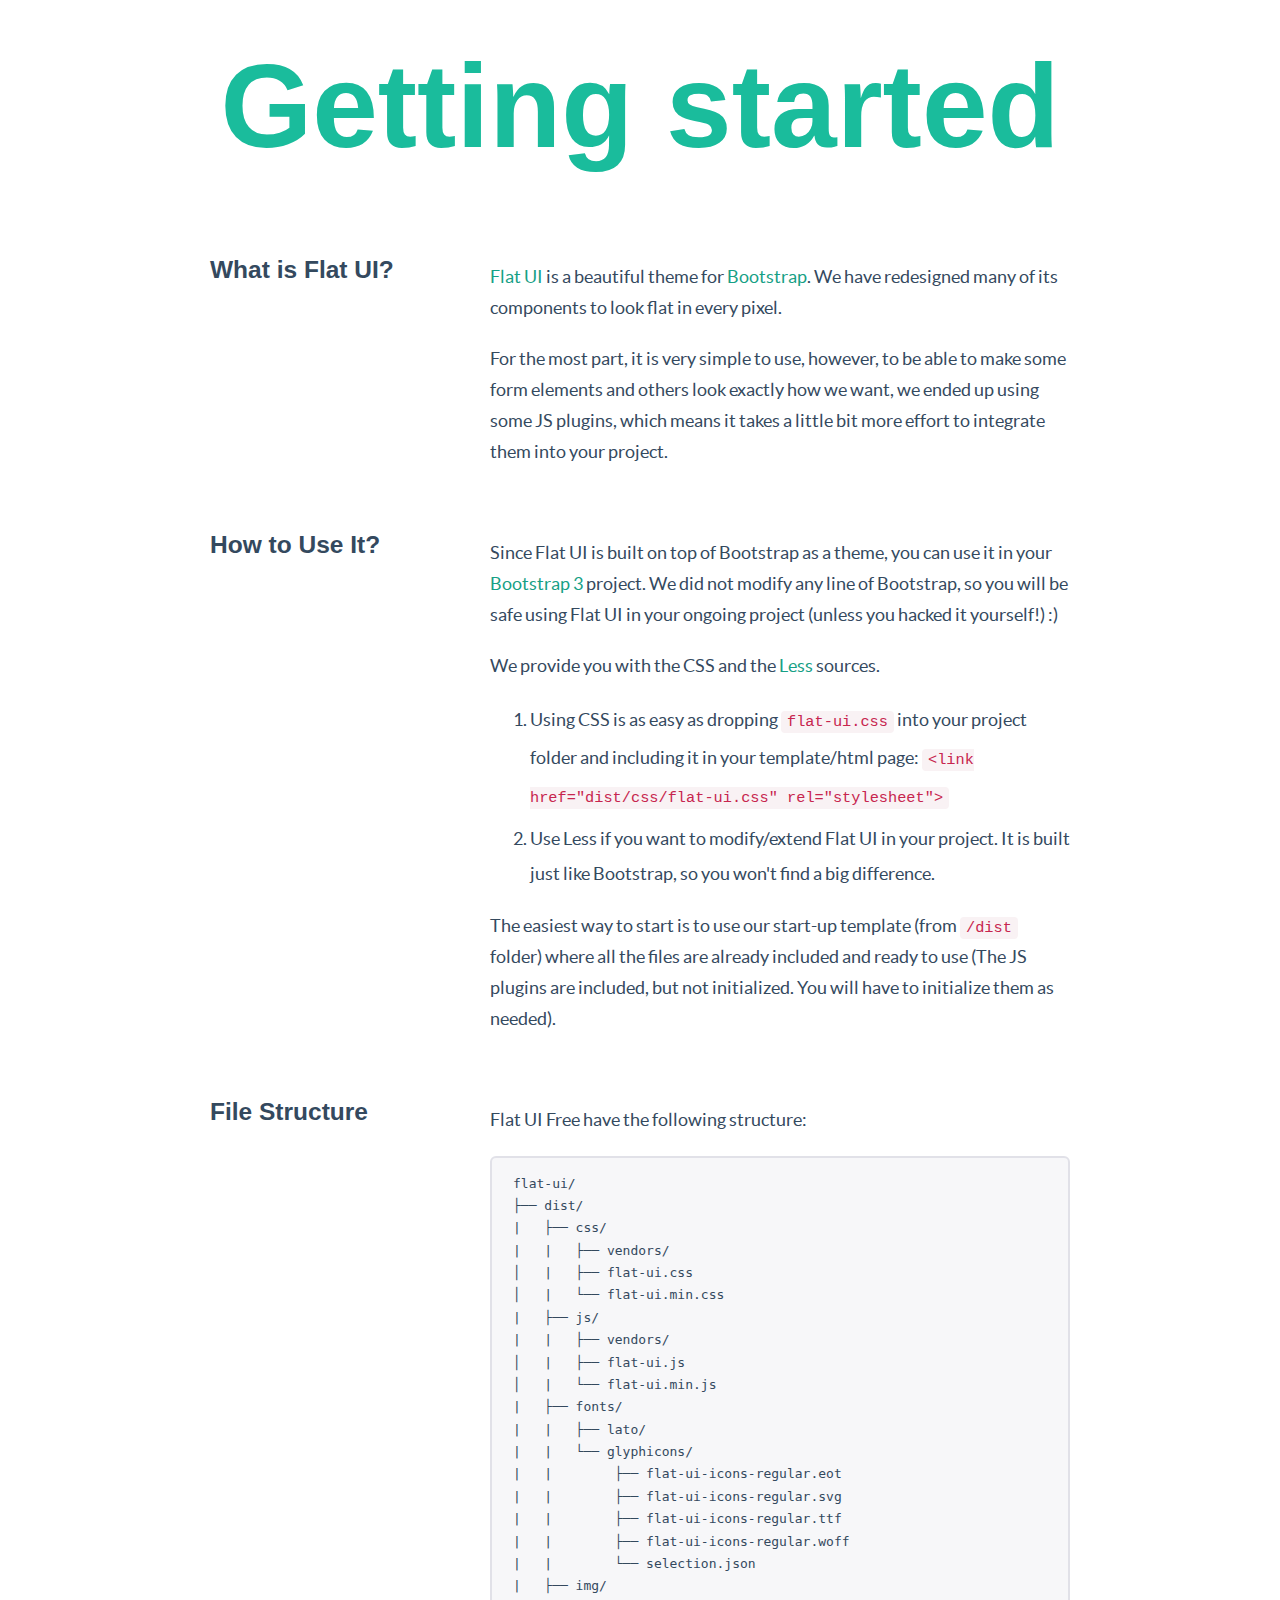
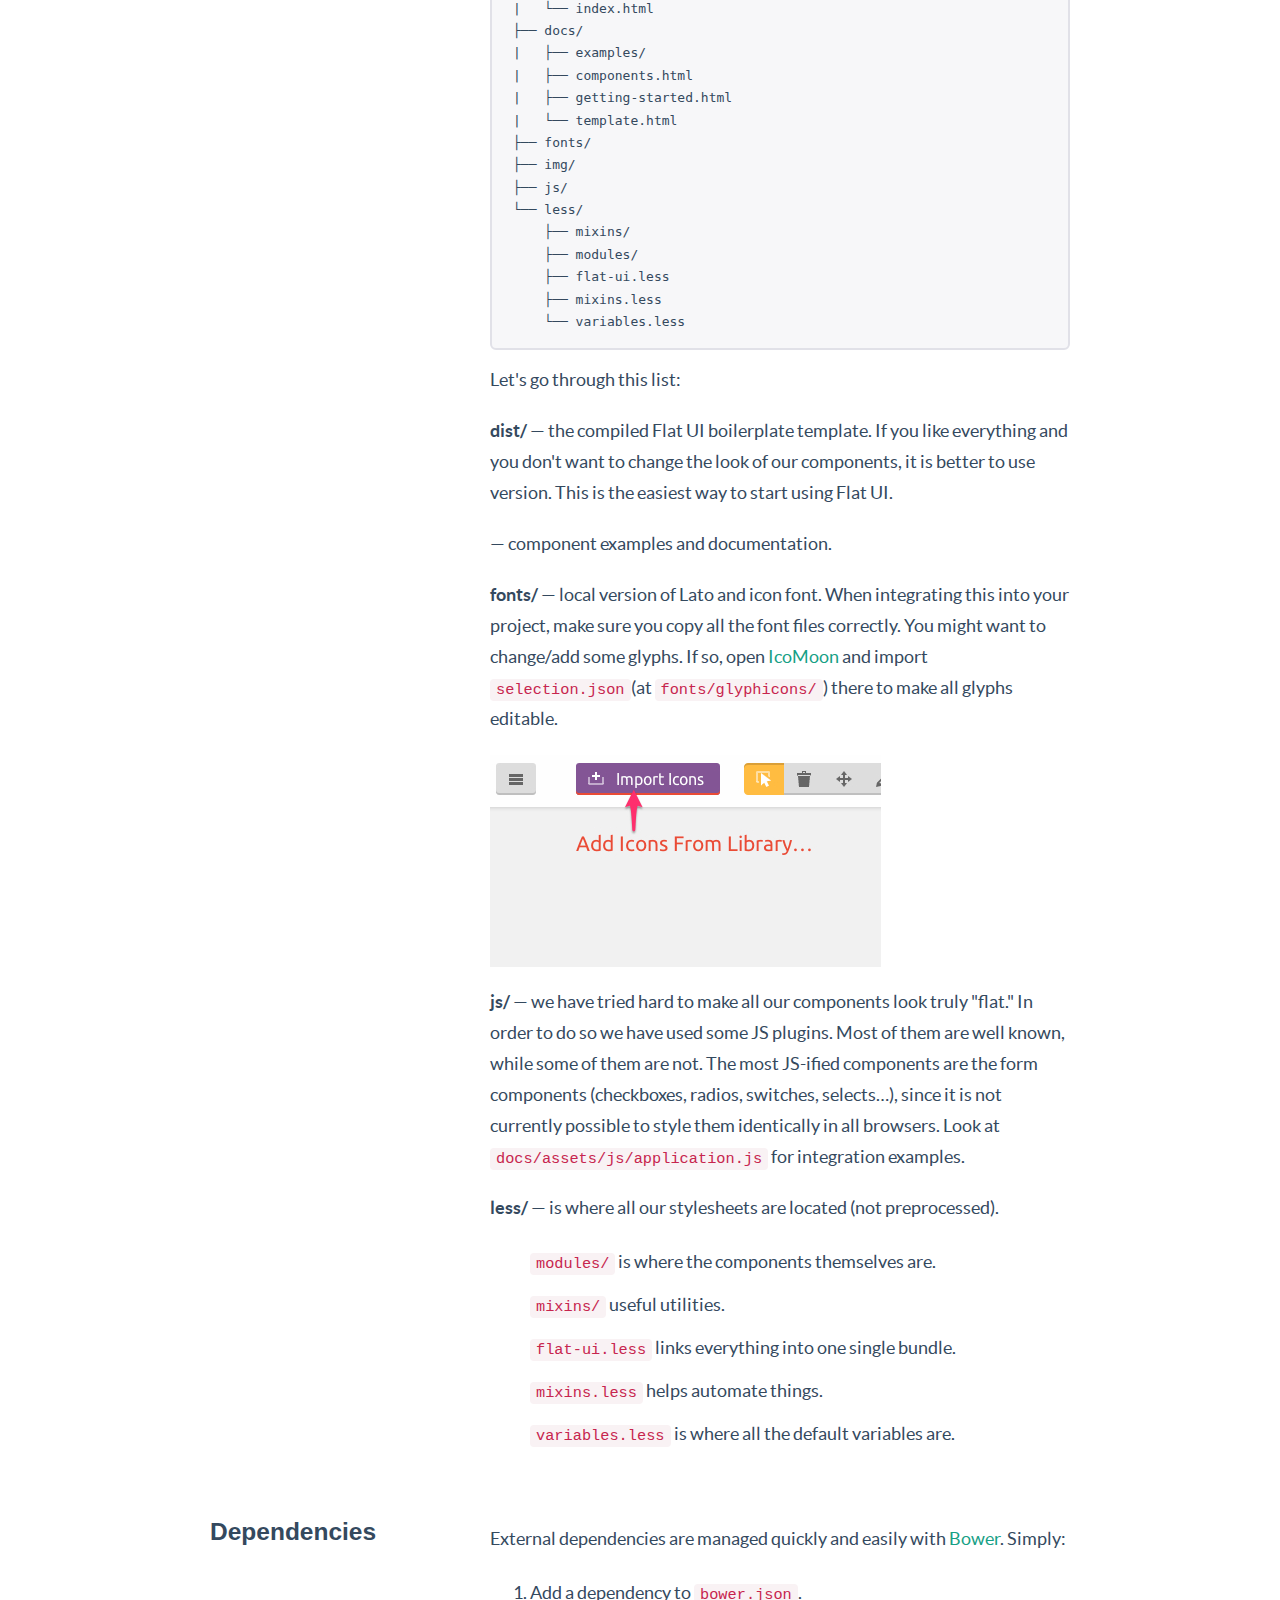
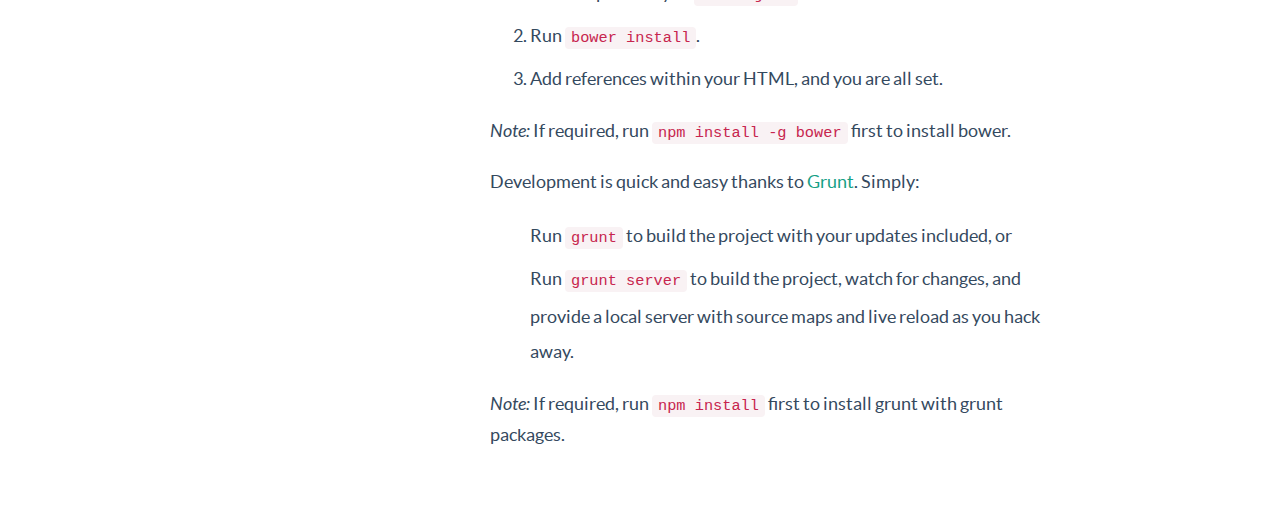
<file: libs/Flat-UI-master/docs/getting-started.html>
<!DOCTYPE html>
<html lang="en">
  <head>
    <meta charset="utf-8">
    <title>Getting started &middot; Flat UI Free</title>
    <meta name="viewport" content="width=device-width, initial-scale=1.0">

    <!-- Loading Bootstrap -->
    <link href="../dist/css/vendor/bootstrap.min.css" rel="stylesheet">

    <!-- Loading Flat UI -->
    <link href="../dist/css/flat-ui.css" rel="stylesheet">
    <link href="assets/css/docs.css" rel="stylesheet">

    <link rel="shortcut icon" href="../img/favicon.ico">

    <!-- HTML5 shim, for IE6-8 support of HTML5 elements. All other JS at the end of file. -->
    <!--[if lt IE 9]>
      <script src="../dist/js/vendor/html5shiv.js"></script>
      <script src="../dist/js/vendor/respond.min.js"></script>
    <![endif]-->
  </head>
  <body>
    <h1 class="demo-headline">Getting started</h1>
    <div class="container">
      <div class="demo-row">
        <div class="demo-title">
          <h3>What is Flat UI?</h3>
        </div>

        <div class="demo-content demo-content-article">
          <p>
            <a href="http://designmodo.com/flat" target="_blank">Flat UI</a>
            is a beautiful theme for <a href="http://getbootstrap.com" target="_blank">Bootstrap</a>.
            We have redesigned many of its components to look flat in every pixel.
          </p>
          <p>
            For the most part, it is very simple to use, however, to be able to make some form elements and others look exactly how we want, we ended up using some JS plugins, which means it takes a little bit more effort to integrate them into your project.
          </p>
        </div>
      </div><!-- /.demo-row -->

      <div class="demo-row">
        <div class="demo-title">
          <h3>How to Use It?</h3>
        </div>

        <div class="demo-content demo-content-article">
          <p>
            Since Flat UI is built on top of Bootstrap as a theme, you can use it in your <a href="http://getbootstrap.com/" target="_blank">Bootstrap 3</a> project.
            We did not modify any line of Bootstrap, so you will be safe using Flat UI in your ongoing project
            (unless you hacked it yourself!) :)
          </p>
          <p>
            We provide you with the CSS and the <a href="http://lesscss.org/" target="_blank">Less</a> sources.
          </p>
          <ol>
            <li>
              Using CSS is as easy as dropping <code>flat-ui.css</code> into your project folder and
              including it in your template/html page:
              <code>&lt;link href="dist/css/flat-ui.css" rel="stylesheet"&gt;</code>
            </li>
            <li>
              Use Less if you want to modify/extend Flat UI in your project. It is built just like Bootstrap, so
              you won't find a big difference.
            </li>
          </ol>
          <p>
            The easiest way to start is to use our start-up template (from <code>/dist</code> folder) where all the files are already included
            and ready to use (The JS plugins are included, but not initialized. You will have to initialize them as needed).
          </p>
        </div>
      </div><!-- /.demo-row -->

      <div class="demo-row">
        <div class="demo-title">
          <h3>File Structure</h3>
        </div>

        <div class="demo-content demo-content-article">
          <p>
            Flat UI Free have the following structure:
          </p>
<pre class="prettyprint">
flat-ui/
├── dist/
|   ├── css/
|   |   ├── vendors/
│   |   ├── flat-ui.css
│   |   └── flat-ui.min.css
|   ├── js/
|   |   ├── vendors/
│   |   ├── flat-ui.js
│   |   └── flat-ui.min.js
|   ├── fonts/
|   |   ├── lato/
|   |   └── glyphicons/
|   |        ├── flat-ui-icons-regular.eot
|   |        ├── flat-ui-icons-regular.svg
|   |        ├── flat-ui-icons-regular.ttf
|   |        ├── flat-ui-icons-regular.woff
|   |        └── selection.json
|   ├── img/
|   └── index.html
├── docs/
|   ├── examples/
|   ├── components.html
|   ├── getting-started.html
|   └── template.html
├── fonts/
├── img/
├── js/
└── less/
    ├── mixins/
    ├── modules/
    ├── flat-ui.less
    ├── mixins.less
    └── variables.less
</pre>
          <p>
            Let's go through this list:
          </p>

          <p>
            <strong>dist/</strong> &mdash; the compiled Flat UI boilerplate template. If you like everything and you don't want
            to change the look of our components, it is better to use version. This is the easiest
            way to start using Flat UI.
          </p>

          <p>
            <strong></strong> &mdash; component examples and documentation.
          </p>

          <p>
            <strong>fonts/</strong> &mdash; local version of Lato and icon font. When integrating this into your project, make sure you
            copy all the font files correctly. You might want to change/add some glyphs. If so, open
            <a href="http://icomoon.io/app">IcoMoon</a> and import <code>selection.json</code>(at <code>fonts/glyphicons/</code>)
            there to make all glyphs editable.
          </p>

          <p>
            <img src="assets/img/getting-started/icomoon_import.jpg" alt="" />
          </p>

          <p>
            <strong>js/</strong> &mdash; we have tried hard to make all our components look truly "flat." In order to do
            so we have used some JS plugins. Most of them are well known, while some of them are not. The most JS-ified
            components are the form components (checkboxes, radios, switches, selects…), since it is not currently possible
            to style them identically in all browsers. Look at <code>docs/assets/js/application.js</code> for integration
            examples.
          </p>

          <p>
            <strong>less/</strong> &mdash; is where all our stylesheets are located (not preprocessed).
          </p>

          <ul>
            <li>
              <code>modules/</code> is where the components themselves are.
            </li>
            <li>
              <code>mixins/</code> useful utilities.
            </li>
            <li>
              <code>flat-ui.less</code> links everything into one single bundle.
            </li>
            <li>
              <code>mixins.less</code> helps automate things.
            </li>
            <li>
              <code>variables.less</code> is where all the default variables are.
            </li>
          </ul>

        </div>
      </div><!-- /.demo-row -->

      <div class="demo-row">
        <div class="demo-title">
          <h3>Dependencies</h3>
        </div>

        <div class="demo-content demo-content-article">
          <p>
            External dependencies are managed quickly and easily with <a href="http://bower.io">Bower</a>. Simply:
          </p>
          <ol>
            <li>
              Add a dependency to <code>bower.json</code>.
            </li>
            <li>
              Run <code>bower install</code>.
            </li>
            <li>
              Add references within your HTML, and you are all set.
            </li>
          </ol>
          <p>
            <em>Note:</em> If required, run <code>npm install -g bower</code> first to install bower.
          </p>
          <p>
            Development is quick and easy thanks to <a href="http://gruntjs.com/">Grunt</a>. Simply:
          </p>
          <ul>
            <li>
              Run <code>grunt</code> to build the project with your updates included, or
            </li>
            <li>
              Run <code>grunt server</code> to build the project, watch for changes, and provide a local server with source maps and live reload as you hack away.
            </li>
          </ul>
          <p>
            <em>Note:</em> If required, run <code>npm install</code> first to install grunt with grunt packages.
          </p>
        </div>
      </div><!-- /.demo-row -->

    </div><!-- /.container -->
  </body>
</html>
</file>
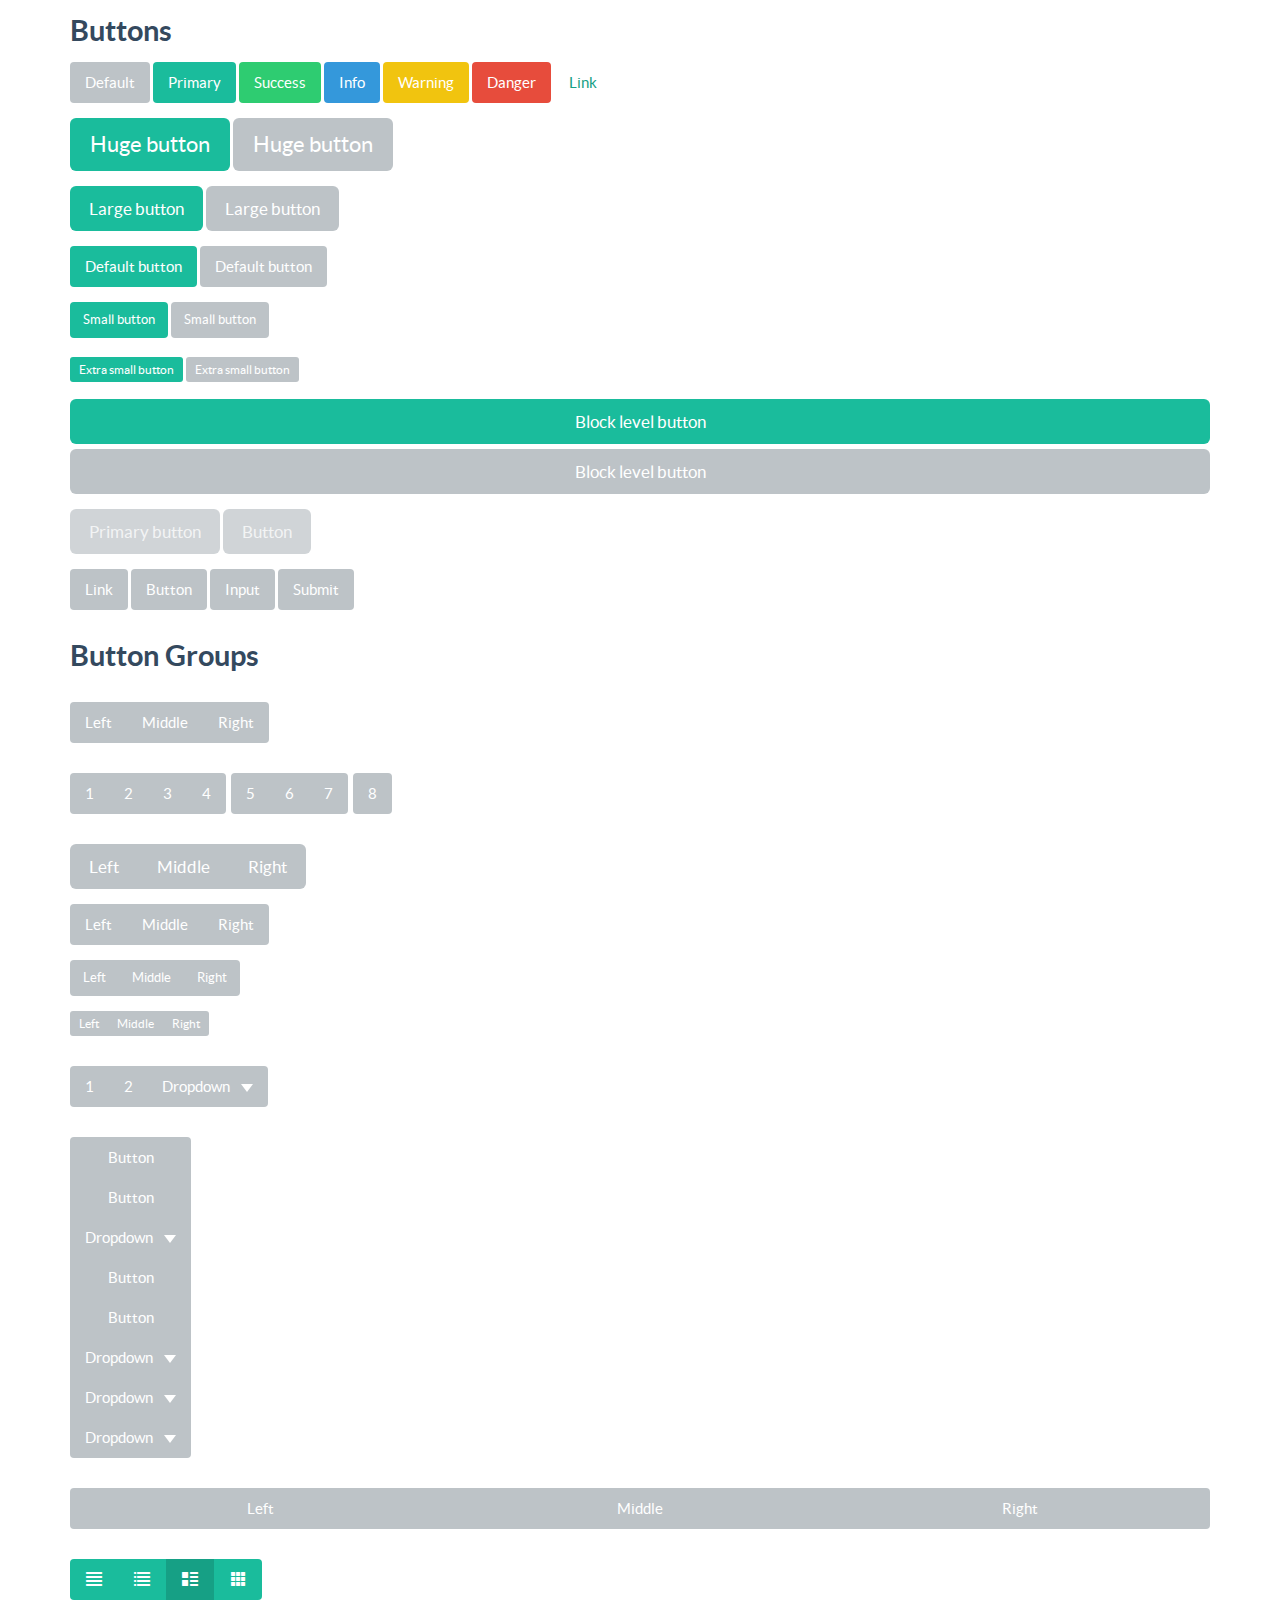
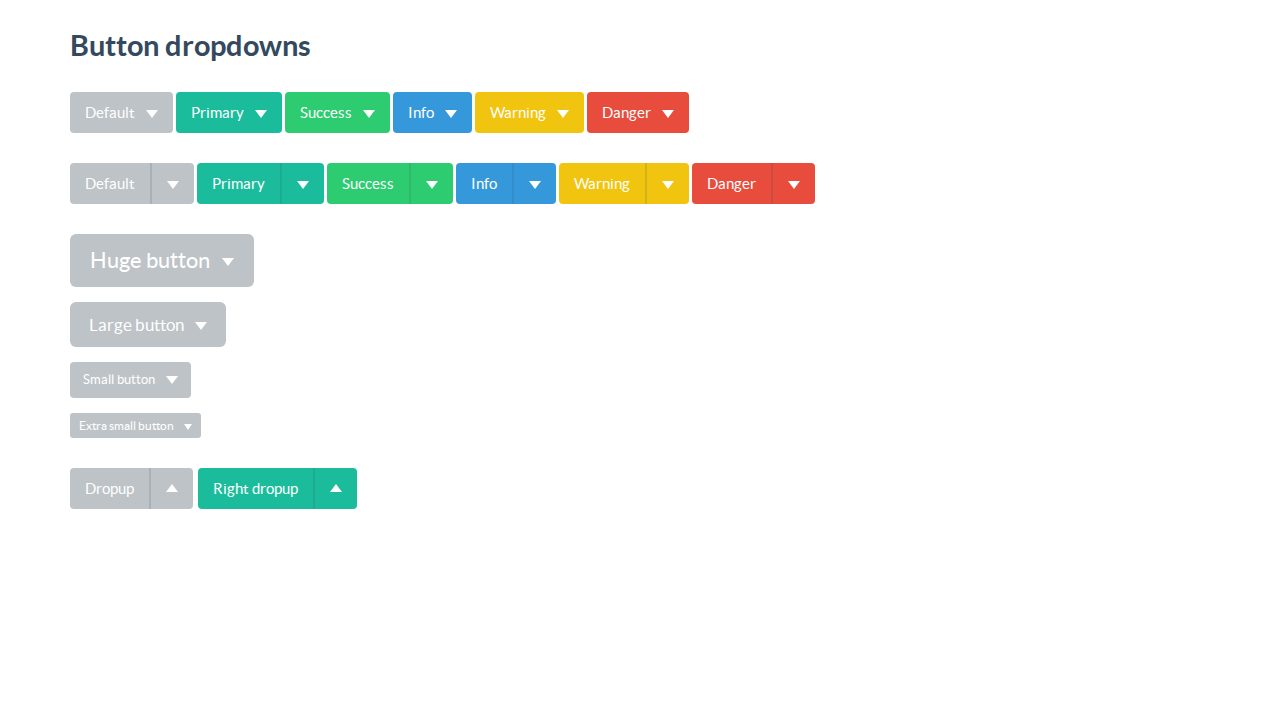
<file: libs/Flat-UI-master/docs/examples/buttons.html>
<!DOCTYPE html>
<html lang="en">
  <head>
    <meta charset="utf-8">
    <title>Flat UI Free</title>
    <meta name="viewport" content="width=device-width, initial-scale=1.0">

    <!-- Loading Bootstrap -->
    <link href="../../dist/css/vendor/bootstrap.min.css" rel="stylesheet">

    <!-- Loading Flat UI -->
    <link href="../../dist/css/flat-ui.css" rel="stylesheet">

    <link rel="shortcut icon" href="../../dist/img/favicon.ico">

    <!-- HTML5 shim, for IE6-8 support of HTML5 elements. All other JS at the end of file. -->
    <!--[if lt IE 9]>
      <script src="../../dist/js/vendor/html5shiv.js"></script>
      <script src="../../dist/js/vendor/respond.min.js"></script>
    <![endif]-->
  </head>
  <body>

    <style>
      body {
        padding-bottom: 200px;
      }
    </style>

    <div class="container">
      <h4>Buttons</h4>
      <div class="row">
        <div class="col-md-12">
          <p>
            <!-- Standard gray button with gradient -->
            <button type="button" class="btn btn-default">Default</button>

            <!-- Provides extra visual weight and identifies the primary action in a set of buttons -->
            <button type="button" class="btn btn-primary">Primary</button>

            <!-- Indicates a successful or positive action -->
            <button type="button" class="btn btn-success">Success</button>

            <!-- Contextual button for informational alert messages -->
            <button type="button" class="btn btn-info">Info</button>

            <!-- Indicates caution should be taken with this action -->
            <button type="button" class="btn btn-warning">Warning</button>

            <!-- Indicates a dangerous or potentially negative action -->
            <button type="button" class="btn btn-danger">Danger</button>

            <!-- Deemphasize a button by making it look like a link while maintaining button behavior -->
            <button type="button" class="btn btn-link">Link</button>
          </p>
        </div>
      </div>
      <div class="row">
        <div class="col-md-12">
          <p>
            <button type="button" class="btn btn-primary btn-hg">Huge button</button>
            <button type="button" class="btn btn-default btn-hg">Huge button</button>
          </p>
          <p>
            <button type="button" class="btn btn-primary btn-lg">Large button</button>
            <button type="button" class="btn btn-default btn-lg">Large button</button>
          </p>
          <p>
            <button type="button" class="btn btn-primary">Default button</button>
            <button type="button" class="btn btn-default">Default button</button>
          </p>
          <p>
            <button type="button" class="btn btn-primary btn-sm">Small button</button>
            <button type="button" class="btn btn-default btn-sm">Small button</button>
          </p>
          <p>
            <button type="button" class="btn btn-primary btn-xs">Extra small button</button>
            <button type="button" class="btn btn-default btn-xs">Extra small button</button>
          </p>
        </div>
      </div>
      <div class="row">
        <div class="col-md-12">
          <p>
            <button type="button" class="btn btn-primary btn-lg btn-block">Block level button</button>
            <button type="button" class="btn btn-default btn-lg btn-block">Block level button</button>
          </p>
        </div>
      </div>
      <div class="row">
        <div class="col-md-12">
          <p>
            <button type="button" class="btn btn-lg btn-primary" disabled="disabled">Primary button</button>
            <button type="button" class="btn btn-default btn-lg" disabled="disabled">Button</button>
          </p>
        </div>
      </div>
      <div class="row">
        <div class="col-md-12">
          <p>
            <a class="btn btn-default" href="#">Link</a>
            <button class="btn btn-default" type="submit">Button</button>
            <input class="btn btn-default" type="button" value="Input">
            <input class="btn btn-default" type="submit" value="Submit">
          </p>
        </div>
      </div>
      <h4>Button Groups</h4>
      <div class="row">
        <div class="col-md-12">
          <p>
            <div class="btn-group">
              <button type="button" class="btn btn-default">Left</button>
              <button type="button" class="btn btn-default">Middle</button>
              <button type="button" class="btn btn-default">Right</button>
            </div>
          </p>
        </div>
      </div>
      <div class="row">
        <div class="col-md-12">
          <p>
            <div class="btn-toolbar">
              <div class="btn-group">
                <button class="btn btn-default" type="button">1</button>
                <button class="btn btn-default" type="button">2</button>
                <button class="btn btn-default" type="button">3</button>
                <button class="btn btn-default" type="button">4</button>
              </div>
              <div class="btn-group">
                <button class="btn btn-default" type="button">5</button>
                <button class="btn btn-default" type="button">6</button>
                <button class="btn btn-default" type="button">7</button>
              </div>
              <div class="btn-group">
                <button class="btn btn-default" type="button">8</button>
              </div>
            </div>
          </p>
        </div>
      </div>
      <div class="row">
        <div class="col-md-12">
          <p>
            <div class="btn-toolbar">
              <div class="btn-group btn-group-lg">
                <button class="btn btn-default" type="button">Left</button>
                <button class="btn btn-default" type="button">Middle</button>
                <button class="btn btn-default" type="button">Right</button>
              </div>
            </div>
          </p>
          <p>
            <div class="btn-toolbar">
              <div class="btn-group">
                <button class="btn btn-default" type="button">Left</button>
                <button class="btn btn-default" type="button">Middle</button>
                <button class="btn btn-default" type="button">Right</button>
              </div>
            </div>
          </p>
          <p>
            <div class="btn-toolbar">
              <div class="btn-group btn-group-sm">
                <button class="btn btn-default" type="button">Left</button>
                <button class="btn btn-default" type="button">Middle</button>
                <button class="btn btn-default" type="button">Right</button>
              </div>
            </div>
          </p>
          <p>
            <div class="btn-toolbar">
              <div class="btn-group btn-group-xs">
                <button class="btn btn-default" type="button">Left</button>
                <button class="btn btn-default" type="button">Middle</button>
                <button class="btn btn-default" type="button">Right</button>
              </div>
            </div>
          </p>
        </div>
      </div>
      <div class="row">
        <div class="col-md-12">
          <p>
            <div class="btn-group">
              <button class="btn btn-default" type="button">1</button>
              <button class="btn btn-default" type="button">2</button>

              <div class="btn-group">
                <button data-toggle="dropdown" class="btn btn-default dropdown-toggle" type="button" id="btnGroupDrop1">
                  Dropdown
                  <span class="caret"></span>
                </button>
                <ul aria-labelledby="btnGroupDrop1" role="menu" class="dropdown-menu">
                  <li><a href="#">Dropdown link</a></li>
                  <li><a href="#">Dropdown link</a></li>
                </ul>
              </div>
            </div>
          </p>
        </div>
      </div>
      <div class="row">
        <div class="col-md-12">
          <p>
            <div class="btn-group-vertical">
              <button class="btn btn-default" type="button">Button</button>
              <button class="btn btn-default" type="button">Button</button>
              <div class="btn-group">
                <button data-toggle="dropdown" class="btn btn-default dropdown-toggle" type="button" id="btnGroupVerticalDrop1">
                  Dropdown
                  <span class="caret"></span>
                </button>
                <ul aria-labelledby="btnGroupVerticalDrop1" role="menu" class="dropdown-menu">
                  <li><a href="#">Dropdown link</a></li>
                  <li><a href="#">Dropdown link</a></li>
                </ul>
              </div>
              <button class="btn btn-default" type="button">Button</button>
              <button class="btn btn-default" type="button">Button</button>
              <div class="btn-group">
                <button data-toggle="dropdown" class="btn btn-default dropdown-toggle" type="button" id="btnGroupVerticalDrop2">
                  Dropdown
                  <span class="caret"></span>
                </button>
                <ul aria-labelledby="btnGroupVerticalDrop2" role="menu" class="dropdown-menu">
                  <li><a href="#">Dropdown link</a></li>
                  <li><a href="#">Dropdown link</a></li>
                </ul>
              </div>
              <div class="btn-group">
                <button data-toggle="dropdown" class="btn btn-default dropdown-toggle" type="button" id="btnGroupVerticalDrop3">
                  Dropdown
                  <span class="caret"></span>
                </button>
                <ul aria-labelledby="btnGroupVerticalDrop3" role="menu" class="dropdown-menu">
                  <li><a href="#">Dropdown link</a></li>
                  <li><a href="#">Dropdown link</a></li>
                </ul>
              </div>
              <div class="btn-group">
                <button data-toggle="dropdown" class="btn btn-default dropdown-toggle" type="button" id="btnGroupVerticalDrop4">
                  Dropdown
                  <span class="caret"></span>
                </button>
                <ul aria-labelledby="btnGroupVerticalDrop4" role="menu" class="dropdown-menu">
                  <li><a href="#">Dropdown link</a></li>
                  <li><a href="#">Dropdown link</a></li>
                </ul>
              </div>
            </div>
          </p>
        </div>
      </div>
      <div class="row">
        <div class="col-md-12">
          <p>
            <div class="btn-group btn-group-justified">
              <a class="btn btn-default" href="#">Left</a>
              <a class="btn btn-default" href="#">Middle</a>
              <a class="btn btn-default" href="#">Right</a>
            </div>
          </p>
        </div>
      </div>
      <div class="row">
        <div class="col-md-12">
          <p>
            <div class="btn-toolbar">
              <div class="btn-group">
                <a href="#fakelink" class="btn btn-primary"><i class="fui-list-columned"></i></a>
                <a href="#fakelink" class="btn btn-primary"><i class="fui-list-numbered"></i></a>
                <a href="#fakelink" class="btn btn-primary active"><i class="fui-list-thumbnailed"></i></a>
                <a href="#fakelink" class="btn btn-primary"><i class="fui-list-small-thumbnails"></i></a>
              </div>
            </div>
          </p>
        </div>
      </div>
      <h4>Button dropdowns</h4>
      <div class="row">
        <div class="col-md-12">
          <p>
            <div class="btn-group">
              <button data-toggle="dropdown" class="btn btn-default dropdown-toggle" type="button">Default <span class="caret"></span></button>
              <ul role="menu" class="dropdown-menu">
                <li><a href="#">Action</a></li>
                <li><a href="#">Another action</a></li>
                <li><a href="#">Something else here</a></li>
                <li class="divider"></li>
                <li><a href="#">Separated link</a></li>
              </ul>
            </div><!-- /btn-group -->
            <div class="btn-group">
              <button data-toggle="dropdown" class="btn btn-primary dropdown-toggle" type="button">Primary <span class="caret"></span></button>
              <ul role="menu" class="dropdown-menu">
                <li><a href="#">Action</a></li>
                <li><a href="#">Another action</a></li>
                <li><a href="#">Something else here</a></li>
                <li class="divider"></li>
                <li><a href="#">Separated link</a></li>
              </ul>
            </div><!-- /btn-group -->
            <div class="btn-group">
              <button data-toggle="dropdown" class="btn btn-success dropdown-toggle" type="button">Success <span class="caret"></span></button>
              <ul role="menu" class="dropdown-menu">
                <li><a href="#">Action</a></li>
                <li><a href="#">Another action</a></li>
                <li><a href="#">Something else here</a></li>
                <li class="divider"></li>
                <li><a href="#">Separated link</a></li>
              </ul>
            </div><!-- /btn-group -->
            <div class="btn-group">
              <button data-toggle="dropdown" class="btn btn-info dropdown-toggle" type="button">Info <span class="caret"></span></button>
              <ul role="menu" class="dropdown-menu">
                <li><a href="#">Action</a></li>
                <li><a href="#">Another action</a></li>
                <li><a href="#">Something else here</a></li>
                <li class="divider"></li>
                <li><a href="#">Separated link</a></li>
              </ul>
            </div><!-- /btn-group -->
            <div class="btn-group">
              <button data-toggle="dropdown" class="btn btn-warning dropdown-toggle" type="button">Warning <span class="caret"></span></button>
              <ul role="menu" class="dropdown-menu">
                <li><a href="#">Action</a></li>
                <li><a href="#">Another action</a></li>
                <li><a href="#">Something else here</a></li>
                <li class="divider"></li>
                <li><a href="#">Separated link</a></li>
              </ul>
            </div><!-- /btn-group -->
            <div class="btn-group">
              <button data-toggle="dropdown" class="btn btn-danger dropdown-toggle" type="button">Danger <span class="caret"></span></button>
              <ul role="menu" class="dropdown-menu">
                <li><a href="#">Action</a></li>
                <li><a href="#">Another action</a></li>
                <li><a href="#">Something else here</a></li>
                <li class="divider"></li>
                <li><a href="#">Separated link</a></li>
              </ul>
            </div><!-- /btn-group -->
          </p>
        </div>
      </div>
      <div class="row">
        <div class="col-md-12">
          <p>
            <div class="btn-group">
              <button class="btn btn-default" type="button">Default</button>
              <button data-toggle="dropdown" class="btn btn-default dropdown-toggle" type="button"><span class="caret"></span></button>
              <ul role="menu" class="dropdown-menu">
                <li><a href="#">Action</a></li>
                <li><a href="#">Another action</a></li>
                <li><a href="#">Something else here</a></li>
                <li class="divider"></li>
                <li><a href="#">Separated link</a></li>
              </ul>
            </div><!-- /btn-group -->
            <div class="btn-group">
              <button class="btn btn-primary" type="button">Primary</button>
              <button data-toggle="dropdown" class="btn btn-primary dropdown-toggle" type="button"><span class="caret"></span></button>
              <ul role="menu" class="dropdown-menu">
                <li><a href="#">Action</a></li>
                <li><a href="#">Another action</a></li>
                <li><a href="#">Something else here</a></li>
                <li class="divider"></li>
                <li><a href="#">Separated link</a></li>
              </ul>
            </div><!-- /btn-group -->
            <div class="btn-group">
              <button class="btn btn-success" type="button">Success</button>
              <button data-toggle="dropdown" class="btn btn-success dropdown-toggle" type="button"><span class="caret"></span></button>
              <ul role="menu" class="dropdown-menu">
                <li><a href="#">Action</a></li>
                <li><a href="#">Another action</a></li>
                <li><a href="#">Something else here</a></li>
                <li class="divider"></li>
                <li><a href="#">Separated link</a></li>
              </ul>
            </div><!-- /btn-group -->
            <div class="btn-group">
              <button class="btn btn-info" type="button">Info</button>
              <button data-toggle="dropdown" class="btn btn-info dropdown-toggle" type="button"><span class="caret"></span></button>
              <ul role="menu" class="dropdown-menu">
                <li><a href="#">Action</a></li>
                <li><a href="#">Another action</a></li>
                <li><a href="#">Something else here</a></li>
                <li class="divider"></li>
                <li><a href="#">Separated link</a></li>
              </ul>
            </div><!-- /btn-group -->
            <div class="btn-group">
              <button class="btn btn-warning" type="button">Warning</button>
              <button data-toggle="dropdown" class="btn btn-warning dropdown-toggle" type="button"><span class="caret"></span></button>
              <ul role="menu" class="dropdown-menu">
                <li><a href="#">Action</a></li>
                <li><a href="#">Another action</a></li>
                <li><a href="#">Something else here</a></li>
                <li class="divider"></li>
                <li><a href="#">Separated link</a></li>
              </ul>
            </div><!-- /btn-group -->
            <div class="btn-group">
              <button class="btn btn-danger" type="button">Danger</button>
              <button data-toggle="dropdown" class="btn btn-danger dropdown-toggle" type="button"><span class="caret"></span></button>
              <ul role="menu" class="dropdown-menu">
                <li><a href="#">Action</a></li>
                <li><a href="#">Another action</a></li>
                <li><a href="#">Something else here</a></li>
                <li class="divider"></li>
                <li><a href="#">Separated link</a></li>
              </ul>
            </div><!-- /btn-group -->
          </p>
        </div>
      </div>
      <div class="row">
        <div class="col-md-12">
          <p>
            <div class="btn-toolbar">
              <div class="btn-group">
                <button data-toggle="dropdown" type="button" class="btn btn-default btn-hg dropdown-toggle">
                  Huge button <span class="caret"></span>
                </button>
                <ul role="menu" class="dropdown-menu">
                  <li><a href="#">Action</a></li>
                  <li><a href="#">Another action</a></li>
                  <li><a href="#">Something else here</a></li>
                  <li class="divider"></li>
                  <li><a href="#">Separated link</a></li>
                </ul>
              </div><!-- /btn-group -->
            </div><!-- /btn-toolbar -->
          </p>
          <p>
            <div class="btn-toolbar">
              <div class="btn-group">
                <button data-toggle="dropdown" type="button" class="btn btn-default btn-lg dropdown-toggle">
                  Large button <span class="caret"></span>
                </button>
                <ul role="menu" class="dropdown-menu">
                  <li><a href="#">Action</a></li>
                  <li><a href="#">Another action</a></li>
                  <li><a href="#">Something else here</a></li>
                  <li class="divider"></li>
                  <li><a href="#">Separated link</a></li>
                </ul>
              </div><!-- /btn-group -->
            </div><!-- /btn-toolbar -->
          </p>
          <p>
            <div class="btn-toolbar">
              <div class="btn-group">
                <button data-toggle="dropdown" type="button" class="btn btn-default btn-sm dropdown-toggle">
                  Small button <span class="caret"></span>
                </button>
                <ul role="menu" class="dropdown-menu">
                  <li><a href="#">Action</a></li>
                  <li><a href="#">Another action</a></li>
                  <li><a href="#">Something else here</a></li>
                  <li class="divider"></li>
                  <li><a href="#">Separated link</a></li>
                </ul>
              </div><!-- /btn-group -->
            </div><!-- /btn-toolbar -->
          </p>
          <p>
            <div class="btn-toolbar">
              <div class="btn-group">
                <button data-toggle="dropdown" type="button" class="btn btn-default btn-xs dropdown-toggle">
                  Extra small button <span class="caret"></span>
                </button>
                <ul role="menu" class="dropdown-menu">
                  <li><a href="#">Action</a></li>
                  <li><a href="#">Another action</a></li>
                  <li><a href="#">Something else here</a></li>
                  <li class="divider"></li>
                  <li><a href="#">Separated link</a></li>
                </ul>
              </div><!-- /btn-group -->
            </div><!-- /btn-toolbar -->
          </p>
        </div>
      </div>
      <div class="row">
        <div class="col-md-12">
          <p>
            <div class="btn-toolbar">
              <div class="btn-group dropup">
                <button class="btn btn-default" type="button">Dropup</button>
                <button data-toggle="dropdown" class="btn btn-default dropdown-toggle" type="button"><span class="caret"></span></button>
                <ul role="menu" class="dropdown-menu">
                  <li><a href="#">Action</a></li>
                  <li><a href="#">Another action</a></li>
                  <li><a href="#">Something else here</a></li>
                  <li class="divider"></li>
                  <li><a href="#">Separated link</a></li>
                </ul>
              </div><!-- /btn-group -->
              <div class="btn-group dropup">
                <button class="btn btn-primary" type="button">Right dropup</button>
                <button data-toggle="dropdown" class="btn btn-primary dropdown-toggle" type="button"><span class="caret"></span></button>
                <ul role="menu" class="dropdown-menu pull-right">
                  <li><a href="#">Action</a></li>
                  <li><a href="#">Another action</a></li>
                  <li><a href="#">Something else here</a></li>
                  <li class="divider"></li>
                  <li><a href="#">Separated link</a></li>
                </ul>
              </div><!-- /btn-group -->
            </div>
          </p>
        </div>
      </div>
    </div>
    <!-- /.container -->

  </body>
</html>
</file>
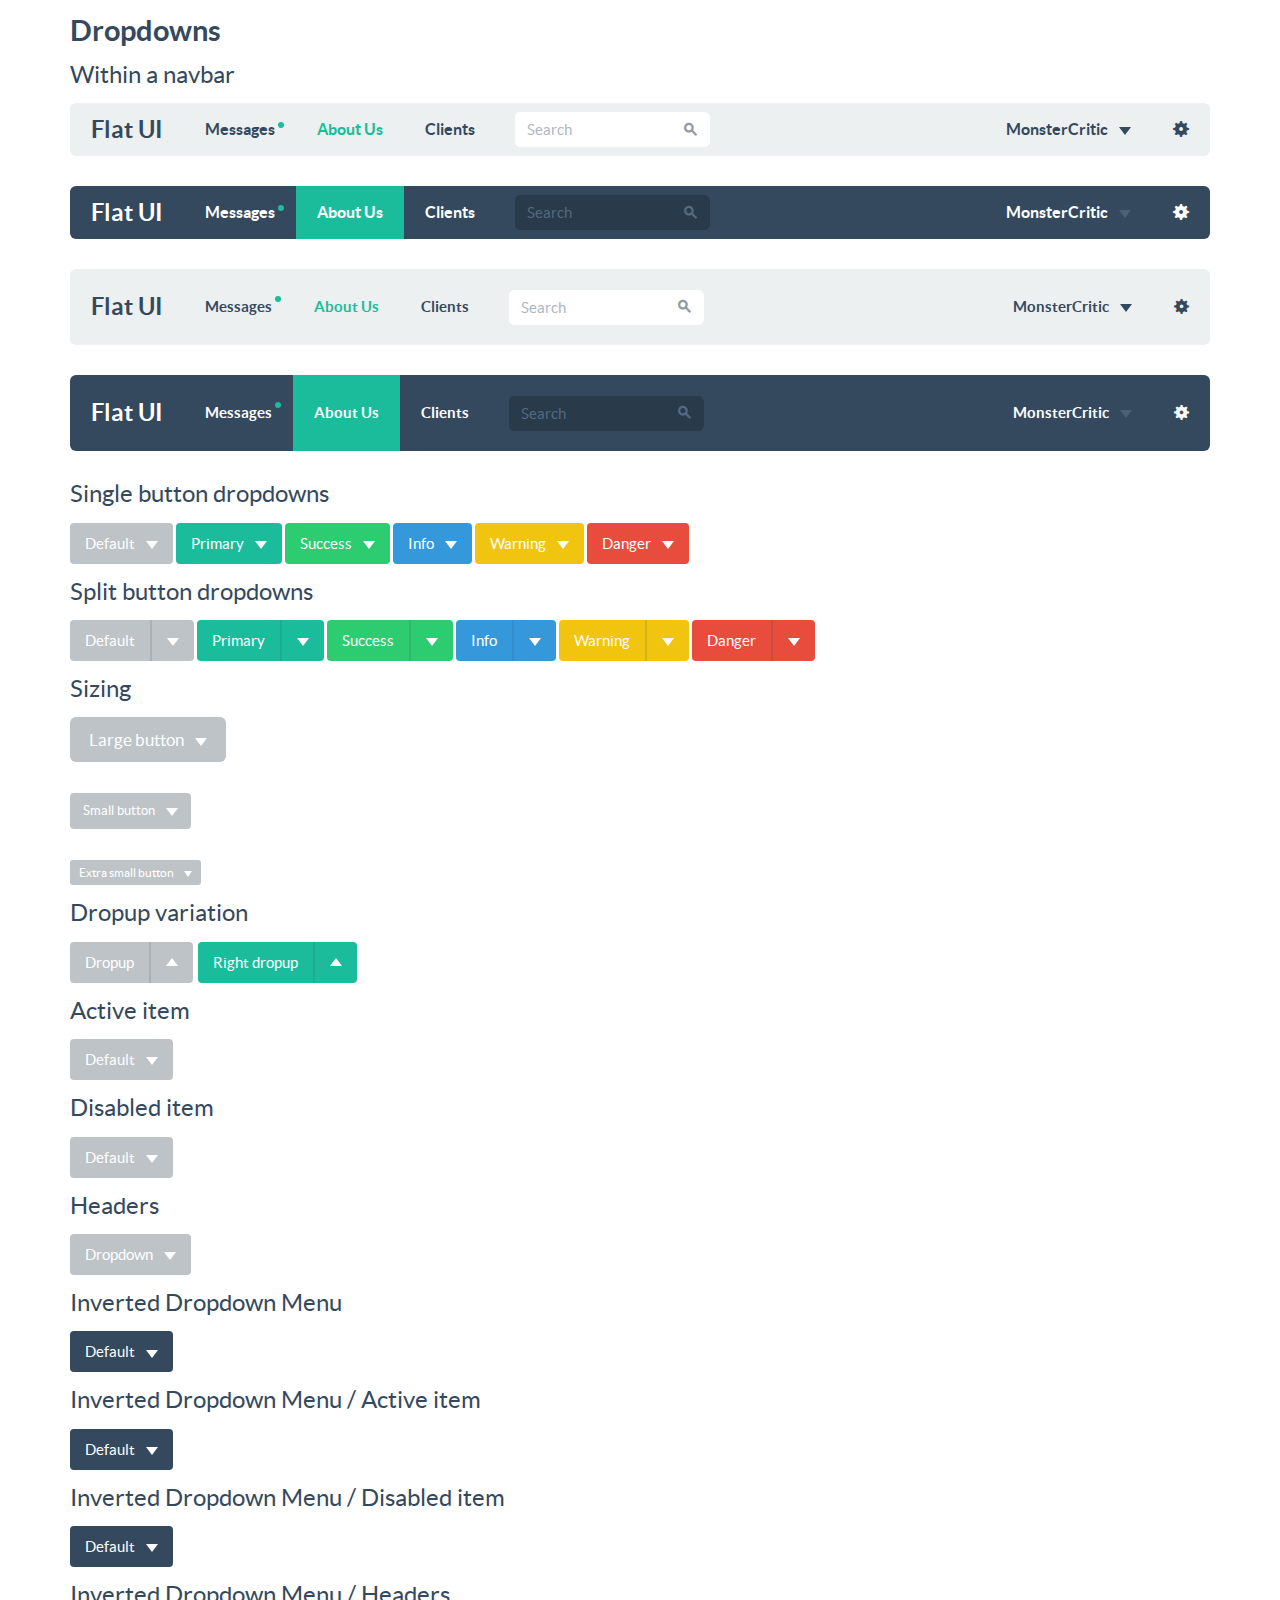
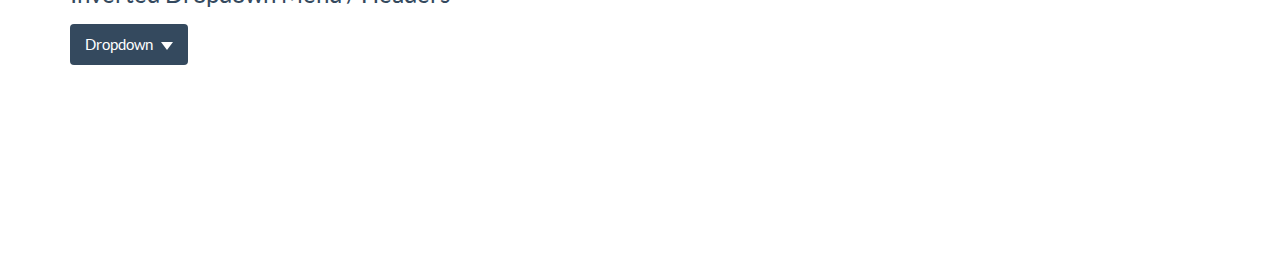
<file: libs/Flat-UI-master/docs/examples/dropdowns.html>
<!DOCTYPE html>
<html lang="en">
  <head>
    <meta charset="utf-8">
    <title>Flat UI Free</title>
    <meta name="viewport" content="width=device-width, initial-scale=1.0">

    <!-- Loading Bootstrap -->
    <link href="../../dist/css/vendor/bootstrap.min.css" rel="stylesheet">

    <!-- Loading Flat UI -->
    <link href="../../dist/css/flat-ui.css" rel="stylesheet">

    <link rel="shortcut icon" href="../../dist/img/favicon.ico">

    <!-- HTML5 shim, for IE6-8 support of HTML5 elements. All other JS at the end of file. -->
    <!--[if lt IE 9]>
      <script src="../../dist/js/vendor/html5shiv.js"></script>
      <script src="../../dist/js/vendor/respond.min.js"></script>
    <![endif]-->
  </head>
  <body>

    <style>
      body {
        padding-bottom: 200px;
      }
    </style>

    <div class="container">

      <h4>Dropdowns</h4>

      <h6>Within a navbar</h6>

      <nav class="navbar navbar-default" role="navigation">
        <!-- Brand and toggle get grouped for better mobile display -->
        <div class="navbar-header">
          <button type="button" class="navbar-toggle" data-toggle="collapse" data-target="#bs-example-navbar-collapse-1">
            <span class="sr-only">Toggle navigation</span>
          </button>
          <a class="navbar-brand" href="#">Flat UI</a>
        </div>

        <!-- Collect the nav links, forms, and other content for toggling -->
        <div class="collapse navbar-collapse" id="bs-example-navbar-collapse-1">
          <ul class="nav navbar-nav">
            <li><a href="#">Messages<span class="navbar-unread">1</span></a></li>
            <li class="active"><a href="#">About Us</a></li>
            <li><a href="#">Clients</a></li>
           </ul>
          <form class="navbar-form navbar-left" action="#" role="search">
            <div class="form-group">
              <div class="input-group">
                <input class="form-control" id="navbarInput-01" type="search" placeholder="Search">
                <span class="input-group-btn">
                  <button type="submit" class="btn"><span class="fui-search"></span></button>
                </span>
              </div>
            </div>
          </form>
          <ul class="nav navbar-nav navbar-right">
            <li class="dropdown">
              <a href="#" class="dropdown-toggle" data-toggle="dropdown">MonsterCritic <b class="caret"></b></a>
              <ul class="dropdown-menu">
                <li><a href="#">Action</a></li>
                <li><a href="#">Another action</a></li>
                <li><a href="#">Something else here</a></li>
                <li class="divider"></li>
                <li><a href="#">Separated link</a></li>
              </ul>
            </li>
            <li><a href="#"><span class="visible-sm visible-xs">Settings<span class="fui-gear"></span></span><span class="visible-md visible-lg"><span class="fui-gear"></span></span></a></li>
          </ul>
        </div><!-- /.navbar-collapse -->
      </nav>

      <nav class="navbar navbar-inverse" role="navigation">
        <!-- Brand and toggle get grouped for better mobile display -->
        <div class="navbar-header">
          <button type="button" class="navbar-toggle" data-toggle="collapse" data-target="#bs-example-navbar-collapse-1">
            <span class="sr-only">Toggle navigation</span>
          </button>
          <a class="navbar-brand" href="#">Flat UI</a>
        </div>

        <!-- Collect the nav links, forms, and other content for toggling -->
        <div class="collapse navbar-collapse" id="bs-example-navbar-collapse-1">
          <ul class="nav navbar-nav">
            <li><a href="#">Messages<span class="navbar-unread">1</span></a></li>
            <li class="active"><a href="#">About Us</a></li>
            <li><a href="#">Clients</a></li>
           </ul>
          <form class="navbar-form navbar-left" action="#" role="search">
            <div class="form-group">
              <div class="input-group">
                <input class="form-control" id="navbarInput-01" type="search" placeholder="Search">
                <span class="input-group-btn">
                  <button type="submit" class="btn"><span class="fui-search"></span></button>
                </span>
              </div>
            </div>
          </form>
          <ul class="nav navbar-nav navbar-right">
            <li class="dropdown">
              <a href="#" class="dropdown-toggle" data-toggle="dropdown">MonsterCritic <b class="caret"></b></a>
              <ul class="dropdown-menu">
                <li><a href="#">Action</a></li>
                <li><a href="#">Another action</a></li>
                <li><a href="#">Something else here</a></li>
                <li class="divider"></li>
                <li><a href="#">Separated link</a></li>
              </ul>
            </li>
            <li><a href="#"><span class="visible-sm visible-xs">Settings<span class="fui-gear"></span></span><span class="visible-md visible-lg"><span class="fui-gear"></span></span></a></li>
          </ul>
        </div><!-- /.navbar-collapse -->
      </nav>

      <nav class="navbar navbar-default navbar-lg" role="navigation">
        <!-- Brand and toggle get grouped for better mobile display -->
        <div class="navbar-header">
          <button type="button" class="navbar-toggle" data-toggle="collapse" data-target="#bs-example-navbar-collapse-1">
            <span class="sr-only">Toggle navigation</span>
          </button>
          <a class="navbar-brand" href="#">Flat UI</a>
        </div>

        <!-- Collect the nav links, forms, and other content for toggling -->
        <div class="collapse navbar-collapse" id="bs-example-navbar-collapse-1">
          <ul class="nav navbar-nav">
            <li><a href="#">Messages<span class="navbar-unread">1</span></a></li>
            <li class="active"><a href="#">About Us</a></li>
            <li><a href="#">Clients</a></li>
           </ul>
          <form class="navbar-form navbar-left" action="#" role="search">
            <div class="form-group">
              <div class="input-group">
                <input class="form-control" id="navbarInput-01" type="search" placeholder="Search">
                <span class="input-group-btn">
                  <button type="submit" class="btn"><span class="fui-search"></span></button>
                </span>
              </div>
            </div>
          </form>
          <ul class="nav navbar-nav navbar-right">
            <li class="dropdown">
              <a href="#" class="dropdown-toggle" data-toggle="dropdown">MonsterCritic <b class="caret"></b></a>
              <ul class="dropdown-menu">
                <li><a href="#">Action</a></li>
                <li><a href="#">Another action</a></li>
                <li><a href="#">Something else here</a></li>
                <li class="divider"></li>
                <li><a href="#">Separated link</a></li>
              </ul>
            </li>
            <li><a href="#"><span class="visible-sm visible-xs">Settings<span class="fui-gear"></span></span><span class="visible-md visible-lg"><span class="fui-gear"></span></span></a></li>
          </ul>
        </div><!-- /.navbar-collapse -->
      </nav>

      <nav class="navbar navbar-inverse navbar-lg" role="navigation">
        <!-- Brand and toggle get grouped for better mobile display -->
        <div class="navbar-header">
          <button type="button" class="navbar-toggle" data-toggle="collapse" data-target="#bs-example-navbar-collapse-1">
            <span class="sr-only">Toggle navigation</span>
          </button>
          <a class="navbar-brand" href="#">Flat UI</a>
        </div>

        <!-- Collect the nav links, forms, and other content for toggling -->
        <div class="collapse navbar-collapse" id="bs-example-navbar-collapse-1">
          <ul class="nav navbar-nav">
            <li><a href="#">Messages<span class="navbar-unread">1</span></a></li>
            <li class="active"><a href="#">About Us</a></li>
            <li><a href="#">Clients</a></li>
           </ul>
          <form class="navbar-form navbar-left" action="#" role="search">
            <div class="form-group">
              <div class="input-group">
                <input class="form-control" id="navbarInput-01" type="search" placeholder="Search">
                <span class="input-group-btn">
                  <button type="submit" class="btn"><span class="fui-search"></span></button>
                </span>
              </div>
            </div>
          </form>
          <ul class="nav navbar-nav navbar-right">
            <li class="dropdown">
              <a href="#" class="dropdown-toggle" data-toggle="dropdown">MonsterCritic <b class="caret"></b></a>
              <ul class="dropdown-menu">
                <li><a href="#">Action</a></li>
                <li><a href="#">Another action</a></li>
                <li><a href="#">Something else here</a></li>
                <li class="divider"></li>
                <li><a href="#">Separated link</a></li>
              </ul>
            </li>
            <li><a href="#"><span class="visible-sm visible-xs">Settings<span class="fui-gear"></span></span><span class="visible-md visible-lg"><span class="fui-gear"></span></span></a></li>
          </ul>
        </div><!-- /.navbar-collapse -->
      </nav>

      <h6>Single button dropdowns</h6>

      <div class="row">
        <div class="col-md-12">
          <div class="btn-group">
            <button data-toggle="dropdown" class="btn btn-default dropdown-toggle" type="button">Default <span class="caret"></span></button>
            <ul role="menu" class="dropdown-menu">
              <li><a href="#">Action</a></li>
              <li><a href="#">Another action</a></li>
              <li><a href="#">Something else here</a></li>
              <li class="divider"></li>
              <li><a href="#">Separated link</a></li>
            </ul>
          </div><!-- /btn-group -->
          <div class="btn-group">
            <button data-toggle="dropdown" class="btn btn-primary dropdown-toggle" type="button">Primary <span class="caret"></span></button>
            <ul role="menu" class="dropdown-menu">
              <li><a href="#">Action</a></li>
              <li><a href="#">Another action</a></li>
              <li><a href="#">Something else here</a></li>
              <li class="divider"></li>
              <li><a href="#">Separated link</a></li>
            </ul>
          </div><!-- /btn-group -->
          <div class="btn-group">
            <button data-toggle="dropdown" class="btn btn-success dropdown-toggle" type="button">Success <span class="caret"></span></button>
            <ul role="menu" class="dropdown-menu">
              <li><a href="#">Action</a></li>
              <li><a href="#">Another action</a></li>
              <li><a href="#">Something else here</a></li>
              <li class="divider"></li>
              <li><a href="#">Separated link</a></li>
            </ul>
          </div><!-- /btn-group -->
          <div class="btn-group">
            <button data-toggle="dropdown" class="btn btn-info dropdown-toggle" type="button">Info <span class="caret"></span></button>
            <ul role="menu" class="dropdown-menu">
              <li><a href="#">Action</a></li>
              <li><a href="#">Another action</a></li>
              <li><a href="#">Something else here</a></li>
              <li class="divider"></li>
              <li><a href="#">Separated link</a></li>
            </ul>
          </div><!-- /btn-group -->
          <div class="btn-group">
            <button data-toggle="dropdown" class="btn btn-warning dropdown-toggle" type="button">Warning <span class="caret"></span></button>
            <ul role="menu" class="dropdown-menu">
              <li><a href="#">Action</a></li>
              <li><a href="#">Another action</a></li>
              <li><a href="#">Something else here</a></li>
              <li class="divider"></li>
              <li><a href="#">Separated link</a></li>
            </ul>
          </div><!-- /btn-group -->
          <div class="btn-group">
            <button data-toggle="dropdown" class="btn btn-danger dropdown-toggle" type="button">Danger <span class="caret"></span></button>
            <ul role="menu" class="dropdown-menu">
              <li><a href="#">Action</a></li>
              <li><a href="#">Another action</a></li>
              <li><a href="#">Something else here</a></li>
              <li class="divider"></li>
              <li><a href="#">Separated link</a></li>
            </ul>
          </div><!-- /btn-group -->
        </div>
      </div>

      <h6>Split button dropdowns</h6>

      <div class="row">
        <div class="col-md-12">
          <div class="btn-group">
            <button class="btn btn-default" type="button">Default</button>
            <button data-toggle="dropdown" class="btn btn-default dropdown-toggle" type="button">
              <span class="caret"></span>
              <span class="sr-only">Toggle Dropdown</span>
            </button>
            <ul role="menu" class="dropdown-menu">
              <li><a href="#">Action</a></li>
              <li><a href="#">Another action</a></li>
              <li><a href="#">Something else here</a></li>
              <li class="divider"></li>
              <li><a href="#">Separated link</a></li>
            </ul>
          </div><!-- /btn-group -->
          <div class="btn-group">
            <button class="btn btn-primary" type="button">Primary</button>
            <button data-toggle="dropdown" class="btn btn-primary dropdown-toggle" type="button">
              <span class="caret"></span>
              <span class="sr-only">Toggle Dropdown</span>
            </button>
            <ul role="menu" class="dropdown-menu">
              <li><a href="#">Action</a></li>
              <li><a href="#">Another action</a></li>
              <li><a href="#">Something else here</a></li>
              <li class="divider"></li>
              <li><a href="#">Separated link</a></li>
            </ul>
          </div><!-- /btn-group -->
          <div class="btn-group">
            <button class="btn btn-success" type="button">Success</button>
            <button data-toggle="dropdown" class="btn btn-success dropdown-toggle" type="button">
              <span class="caret"></span>
              <span class="sr-only">Toggle Dropdown</span>
            </button>
            <ul role="menu" class="dropdown-menu">
              <li><a href="#">Action</a></li>
              <li><a href="#">Another action</a></li>
              <li><a href="#">Something else here</a></li>
              <li class="divider"></li>
              <li><a href="#">Separated link</a></li>
            </ul>
          </div><!-- /btn-group -->
          <div class="btn-group">
            <button class="btn btn-info" type="button">Info</button>
            <button data-toggle="dropdown" class="btn btn-info dropdown-toggle" type="button">
              <span class="caret"></span>
              <span class="sr-only">Toggle Dropdown</span>
            </button>
            <ul role="menu" class="dropdown-menu">
              <li><a href="#">Action</a></li>
              <li><a href="#">Another action</a></li>
              <li><a href="#">Something else here</a></li>
              <li class="divider"></li>
              <li><a href="#">Separated link</a></li>
            </ul>
          </div><!-- /btn-group -->
          <div class="btn-group">
            <button class="btn btn-warning" type="button">Warning</button>
            <button data-toggle="dropdown" class="btn btn-warning dropdown-toggle" type="button">
              <span class="caret"></span>
              <span class="sr-only">Toggle Dropdown</span>
            </button>
            <ul role="menu" class="dropdown-menu">
              <li><a href="#">Action</a></li>
              <li><a href="#">Another action</a></li>
              <li><a href="#">Something else here</a></li>
              <li class="divider"></li>
              <li><a href="#">Separated link</a></li>
            </ul>
          </div><!-- /btn-group -->
          <div class="btn-group">
            <button class="btn btn-danger" type="button">Danger</button>
            <button data-toggle="dropdown" class="btn btn-danger dropdown-toggle" type="button">
              <span class="caret"></span>
              <span class="sr-only">Toggle Dropdown</span>
            </button>
            <ul role="menu" class="dropdown-menu">
              <li><a href="#">Action</a></li>
              <li><a href="#">Another action</a></li>
              <li><a href="#">Something else here</a></li>
              <li class="divider"></li>
              <li><a href="#">Separated link</a></li>
            </ul>
          </div><!-- /btn-group -->
        </div>
      </div>

      <h6>Sizing</h6>

      <div class="row">
        <div class="col-md-12">
          <div role="toolbar" class="btn-toolbar">
            <div class="btn-group">
              <button data-toggle="dropdown" type="button" class="btn btn-default btn-lg dropdown-toggle">
                Large button <span class="caret"></span>
              </button>
              <ul role="menu" class="dropdown-menu">
                <li><a href="#">Action</a></li>
                <li><a href="#">Another action</a></li>
                <li><a href="#">Something else here</a></li>
                <li class="divider"></li>
                <li><a href="#">Separated link</a></li>
              </ul>
            </div><!-- /btn-group -->
          </div><!-- /btn-toolbar -->

          <br />

          <div role="toolbar" class="btn-toolbar">
            <div class="btn-group">
              <button data-toggle="dropdown" type="button" class="btn btn-default btn-sm dropdown-toggle">
                Small button <span class="caret"></span>
              </button>
              <ul role="menu" class="dropdown-menu">
                <li><a href="#">Action</a></li>
                <li><a href="#">Another action</a></li>
                <li><a href="#">Something else here</a></li>
                <li class="divider"></li>
                <li><a href="#">Separated link</a></li>
              </ul>
            </div><!-- /btn-group -->
          </div><!-- /btn-toolbar -->

          <br />

          <div role="toolbar" class="btn-toolbar">
            <div class="btn-group">
              <button data-toggle="dropdown" type="button" class="btn btn-default btn-xs dropdown-toggle">
                Extra small button <span class="caret"></span>
              </button>
              <ul role="menu" class="dropdown-menu">
                <li><a href="#">Action</a></li>
                <li><a href="#">Another action</a></li>
                <li><a href="#">Something else here</a></li>
                <li class="divider"></li>
                <li><a href="#">Separated link</a></li>
              </ul>
            </div><!-- /btn-group -->
          </div><!-- /btn-toolbar -->
        </div>
      </div>

      <h6>Dropup variation</h6>

      <div class="row">
        <div class="col-md-12">
          <div role="toolbar" class="btn-toolbar">
            <div class="btn-group dropup">
              <button class="btn btn-default" type="button">Dropup</button>
              <button data-toggle="dropdown" class="btn btn-default dropdown-toggle" type="button">
                <span class="caret"></span>
                <span class="sr-only">Toggle Dropdown</span>
              </button>
              <ul role="menu" class="dropdown-menu">
                <li><a href="#">Action</a></li>
                <li><a href="#">Another action</a></li>
                <li><a href="#">Something else here</a></li>
                <li class="divider"></li>
                <li><a href="#">Separated link</a></li>
              </ul>
            </div><!-- /btn-group -->
            <div class="btn-group dropup">
              <button class="btn btn-primary" type="button">Right dropup</button>
              <button data-toggle="dropdown" class="btn btn-primary dropdown-toggle" type="button">
                <span class="caret"></span>
                <span class="sr-only">Toggle Dropdown</span>
              </button>
              <ul role="menu" class="dropdown-menu pull-right">
                <li><a href="#">Action</a></li>
                <li><a href="#">Another action</a></li>
                <li><a href="#">Something else here</a></li>
                <li class="divider"></li>
                <li><a href="#">Separated link</a></li>
              </ul>
            </div><!-- /btn-group -->
          </div>
        </div>
      </div>

      <h6>Active item</h6>

      <div class="btn-group">
        <button type="button" class="btn btn-default dropdown-toggle" data-toggle="dropdown">Default <span class="caret"></span></button>
        <ul class="dropdown-menu" role="menu">
          <li class="active"><a href="#">Action</a></li>
          <li><a href="#">Another action</a></li>
          <li><a href="#">Something else here</a></li>
          <li class="divider"></li>
          <li><a href="#">Separated link</a></li>
        </ul>
      </div>

      <h6>Disabled item</h6>

      <div class="btn-group">
        <button type="button" class="btn btn-default dropdown-toggle" data-toggle="dropdown">Default <span class="caret"></span></button>
        <ul class="dropdown-menu" role="menu">
          <li class="disabled"><a href="#">Action</a></li>
          <li><a href="#">Another action</a></li>
          <li><a href="#">Something else here</a></li>
          <li class="divider"></li>
          <li><a href="#">Separated link</a></li>
        </ul>
      </div>

      <h6>Headers</h6>

      <div class="btn-group">
        <button data-toggle="dropdown" type="button" class="btn btn-default dropdown-toggle">
          Dropdown
          <span class="caret"></span>
        </button>
        <ul role="menu" class="dropdown-menu">
          <li class="dropdown-header" role="presentation">Dropdown header</li>
          <li role="presentation"><a href="#" tabindex="-1" role="menuitem">Action</a></li>
          <li role="presentation"><a href="#" tabindex="-1" role="menuitem">Another action</a></li>
          <li role="presentation"><a href="#" tabindex="-1" role="menuitem">Something else here</a></li>
          <li class="divider" role="presentation"></li>
          <li class="dropdown-header" role="presentation">Dropdown header</li>
          <li role="presentation"><a href="#" tabindex="-1" role="menuitem">Separated link</a></li>
        </ul>
      </div>

      <h6>Inverted Dropdown Menu</h6>

      <div class="btn-group">
        <button type="button" class="btn btn-inverse dropdown-toggle" data-toggle="dropdown">Default <span class="caret"></span></button>
        <ul class="dropdown-menu dropdown-menu-inverse" role="menu">
          <li><a href="#">Action</a></li>
          <li><a href="#">Another action</a></li>
          <li><a href="#">Something else here</a></li>
          <li class="divider"></li>
          <li><a href="#">Separated link</a></li>
        </ul>
      </div>

      <h6>Inverted Dropdown Menu / Active item</h6>

      <div class="btn-group">
        <button type="button" class="btn btn-inverse dropdown-toggle" data-toggle="dropdown">Default <span class="caret"></span></button>
        <ul class="dropdown-menu dropdown-menu-inverse" role="menu">
          <li class="active"><a href="#">Action</a></li>
          <li><a href="#">Another action</a></li>
          <li><a href="#">Something else here</a></li>
          <li class="divider"></li>
          <li><a href="#">Separated link</a></li>
        </ul>
      </div>

      <h6>Inverted Dropdown Menu / Disabled item</h6>

      <div class="btn-group">
        <button type="button" class="btn btn-inverse dropdown-toggle" data-toggle="dropdown">Default <span class="caret"></span></button>
        <ul class="dropdown-menu dropdown-menu-inverse" role="menu">
          <li class="disabled"><a href="#">Action</a></li>
          <li><a href="#">Another action</a></li>
          <li><a href="#">Something else here</a></li>
          <li class="divider"></li>
          <li><a href="#">Separated link</a></li>
        </ul>
      </div>

      <h6>Inverted Dropdown Menu / Headers</h6>

      <div class="btn-group">
        <button data-toggle="dropdown" type="button" class="btn btn-inverse dropdown-toggle">Dropdown<span class="caret"></span></button>
        <ul role="menu" class="dropdown-menu dropdown-menu-inverse">
          <li class="dropdown-header" role="presentation">Dropdown header</li>
          <li role="presentation"><a href="#" tabindex="-1" role="menuitem">Action</a></li>
          <li role="presentation"><a href="#" tabindex="-1" role="menuitem">Another action</a></li>
          <li role="presentation"><a href="#" tabindex="-1" role="menuitem">Something else here</a></li>
          <li class="divider" role="presentation"></li>
          <li class="dropdown-header" role="presentation">Dropdown header</li>
          <li role="presentation"><a href="#" tabindex="-1" role="menuitem">Separated link</a></li>
        </ul>
      </div>

    </div><!-- /.container -->

    <!-- jQuery (necessary for Bootstrap's JavaScript plugins) -->
    <script src="../../dist/js/vendor/jquery.min.js"></script>
    <!-- Include all compiled plugins (below), or include individual files as needed -->
    <script src="../../dist/js/flat-ui.min.js"></script>

    <script src="../assets/js/application.js"></script>

  </body>
</html>
</file>
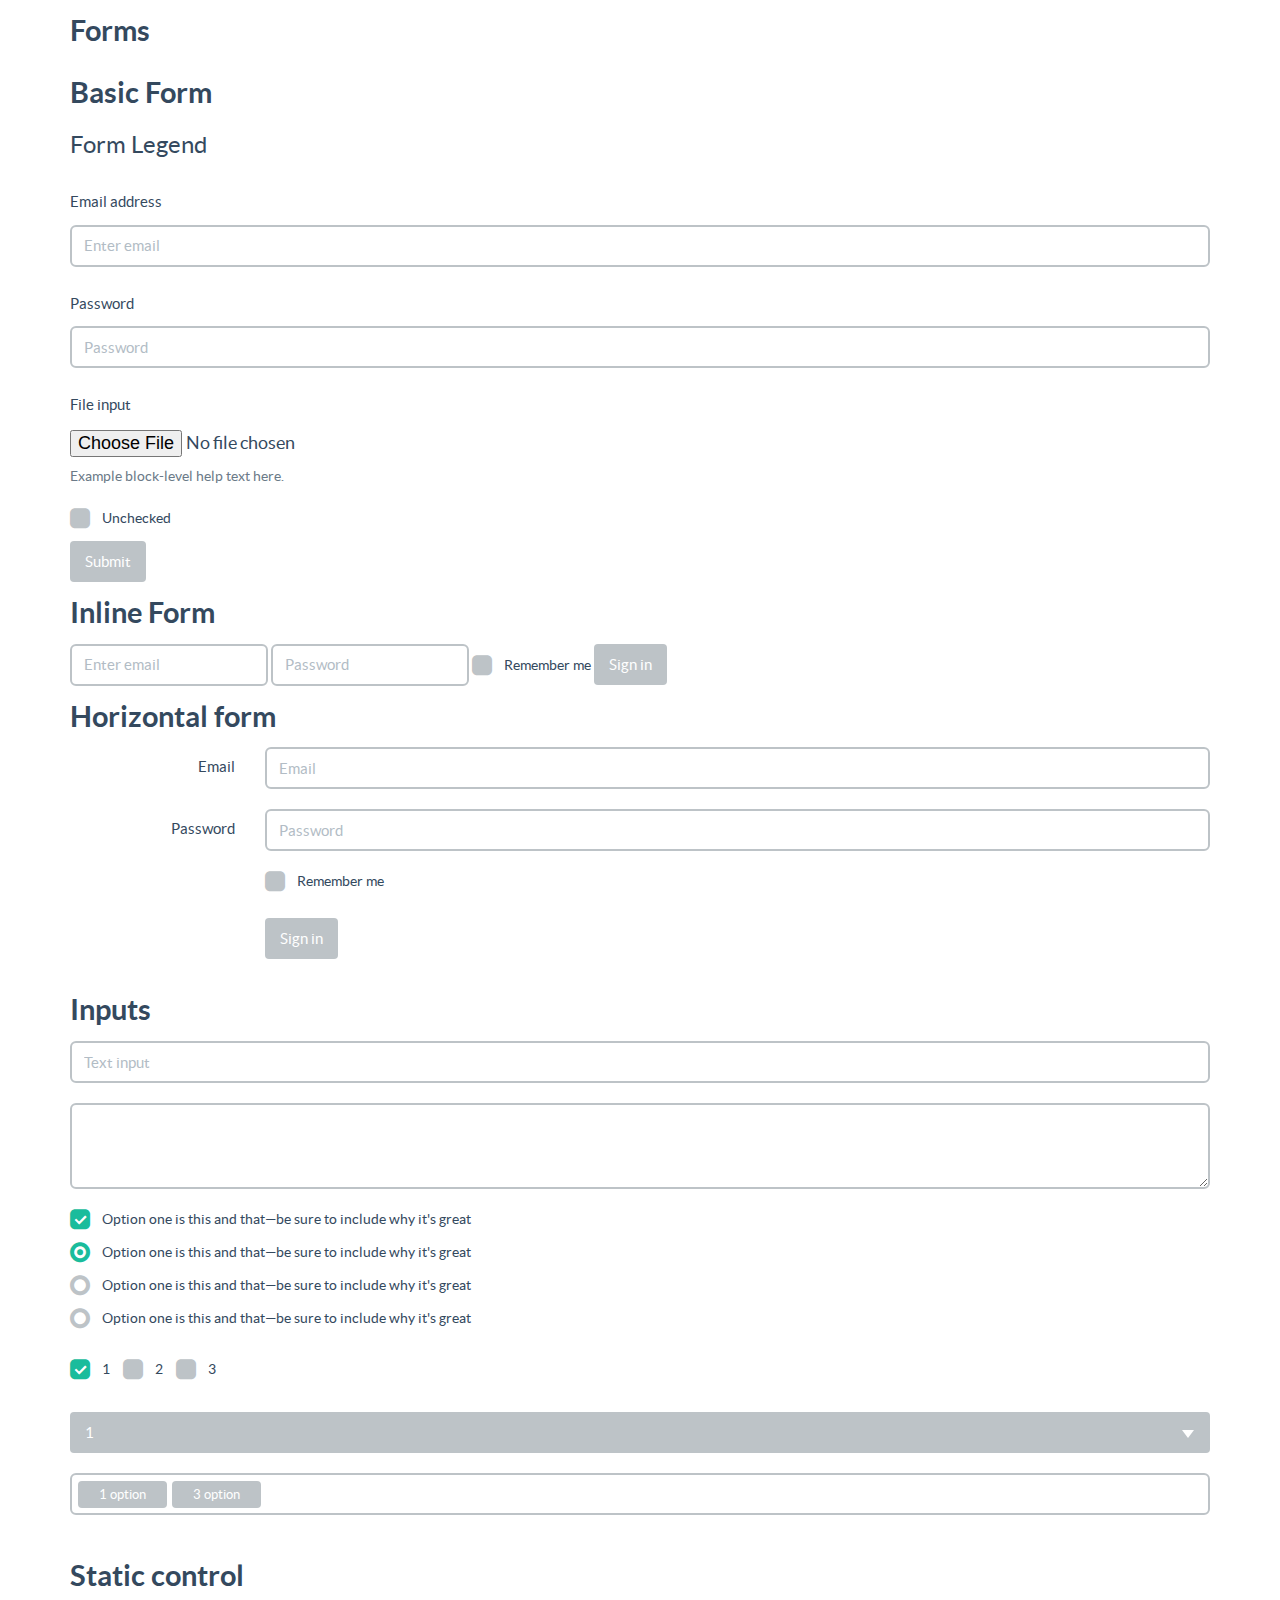
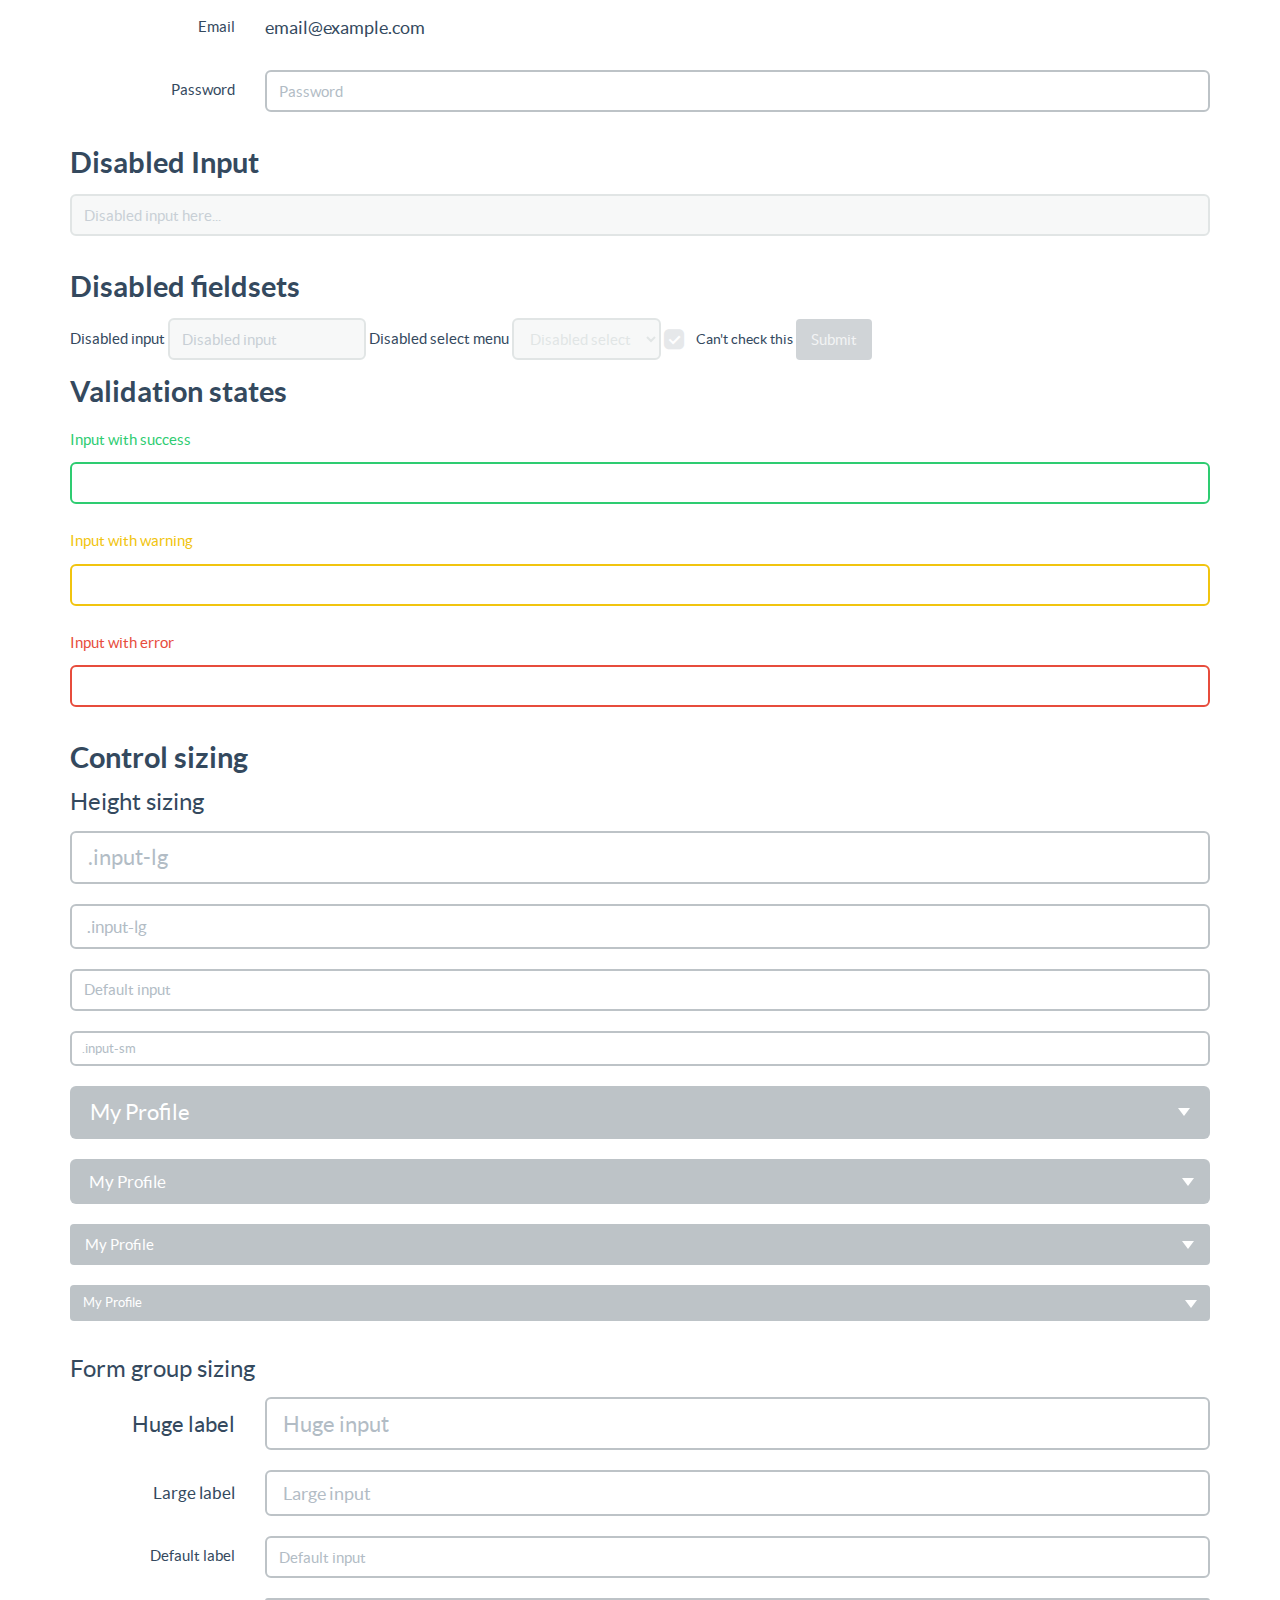
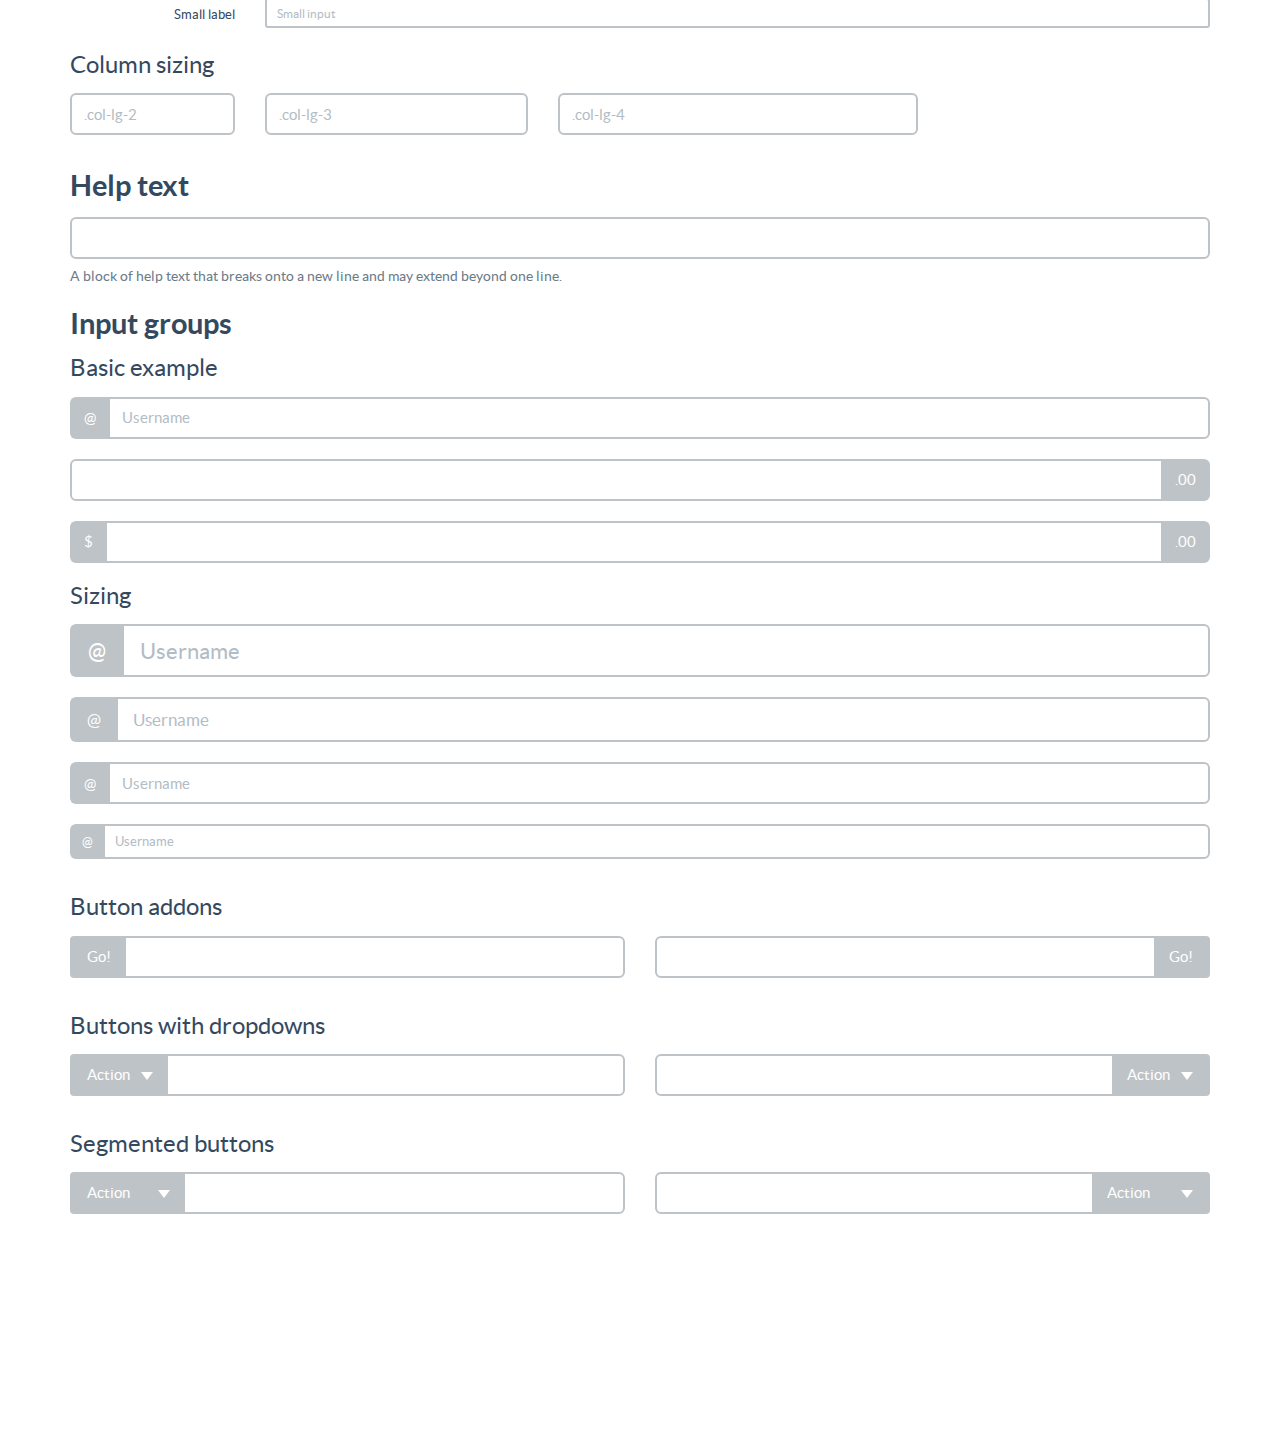
<file: libs/Flat-UI-master/docs/examples/forms.html>
<!DOCTYPE html>
<html lang="en">
  <head>
    <meta charset="utf-8">
    <title>Flat UI Free</title>
    <meta name="viewport" content="width=device-width, initial-scale=1.0">

    <!-- Loading Bootstrap -->
    <link href="../../dist/css/vendor/bootstrap.min.css" rel="stylesheet">

    <!-- Loading Flat UI -->
    <link href="../../dist/css/flat-ui.css" rel="stylesheet">

    <link rel="shortcut icon" href="../../dist/img/favicon.ico">

    <!-- HTML5 shim, for IE6-8 support of HTML5 elements. All other JS at the end of file. -->
    <!--[if lt IE 9]>
      <script src="../../dist/js/vendor/html5shiv.js"></script>
      <script src="../../dist/js/vendor/respond.min.js"></script>
    <![endif]-->
  </head>
  <body>

    <style>
      body {
        padding-bottom: 200px;
      }
    </style>

    <div class="container">
      <h4>Forms</h4>
      <div class="row">
        <div class="col-md-12">
          <h4>Basic Form</h4>
          <form role="form">
            <legend>Form Legend</legend>
            <div class="form-group">
              <label for="exampleInputEmail1">Email address</label>
              <input type="email" class="form-control" id="exampleInputEmail1" placeholder="Enter email">
            </div>
            <div class="form-group">
              <label for="exampleInputPassword1">Password</label>
              <input type="password" class="form-control" id="exampleInputPassword1" placeholder="Password">
            </div>
            <div class="form-group">
              <label for="exampleInputFile">File input</label>
              <input type="file" id="exampleInputFile">
              <p class="help-block">Example block-level help text here.</p>
            </div>
            <label class="checkbox" for="checkbox1">
              <input type="checkbox" data-toggle="checkbox" value="" id="checkbox1" required>
              Unchecked
            </label>
            <button type="submit" class="btn btn-default">Submit</button>
          </form>
        </div><!-- /.col-md-12 -->
      </div><!-- /.row -->
      <div class="row">
        <div class="col-md-12">
          <h4>Inline Form</h4>
          <form class="form-inline" role="form">
            <div class="form-group">
              <label class="sr-only" for="exampleInputEmail2">Email address</label>
              <input type="email" class="form-control" id="exampleInputEmail2" placeholder="Enter email">
            </div>
            <div class="form-group">
              <label class="sr-only" for="exampleInputPassword2">Password</label>
              <input type="password" class="form-control" id="exampleInputPassword2" placeholder="Password">
            </div>
            <div class="form-group">
              <label class="checkbox" for="checkbox2">
                <input type="checkbox" data-toggle="checkbox" value="" id="checkbox2" required>
                Remember me
              </label>
            </div>
            <button type="submit" class="btn btn-default">Sign in</button>
          </form>
        </div><!-- /.col-md-12 -->
      </div><!-- /.row -->
      <div class="row">
        <div class="col-md-12">
          <h4>Horizontal form</h4>
          <form class="form-horizontal" role="form">
            <div class="form-group">
              <label for="inputEmail1" class="col-lg-2 control-label">Email</label>
              <div class="col-lg-10">
                <input type="email" class="form-control" id="inputEmail1" placeholder="Email">
              </div>
            </div>
            <div class="form-group">
              <label for="inputPassword1" class="col-lg-2 control-label">Password</label>
              <div class="col-lg-10">
                <input type="password" class="form-control" id="inputPassword1" placeholder="Password">
              </div>
            </div>
            <div class="form-group">
              <div class="col-lg-offset-2 col-lg-10">
                <label class="checkbox" for="checkbox3">
                  <input type="checkbox" data-toggle="checkbox" value="" id="checkbox3" required>
                  Remember me
                </label>
              </div>
            </div>
            <div class="form-group">
              <div class="col-lg-offset-2 col-lg-10">
                <button type="submit" class="btn btn-default">Sign in</button>
              </div>
            </div>
          </form>
        </div><!-- /.col-md-12 -->
      </div><!-- /.row -->
      <div class="row">
        <div class="col-md-12">
          <h4>Inputs</h4>
          <form action="#" class="form">
            <div class="form-group">
              <input type="text" class="form-control" placeholder="Text input">
            </div>
            <div class="form-group">
              <textarea class="form-control" rows="3"></textarea>
            </div>
            <div class="form-group">
              <label class="checkbox" for="checkbox4">
                <input type="checkbox" data-toggle="checkbox" value="" id="checkbox4" required checked>
                 Option one is this and that&mdash;be sure to include why it's great
              </label>
              <label class="radio" for="radio4a">
                <input type="radio" name="optionsRadios" data-toggle="radio" value="" id="radio4a" required checked>
                 Option one is this and that&mdash;be sure to include why it's great
              </label>
              <label class="radio" for="radio4b">
                <input type="radio" name="optionsRadios" data-toggle="radio" value="" id="radio4b" required>
                 Option one is this and that&mdash;be sure to include why it's great
              </label>
              <label class="radio" for="radio4c">
                <input type="radio" name="optionsRadios" data-toggle="radio" value="" id="radio4c" required>
                 Option one is this and that&mdash;be sure to include why it's great
              </label>
            </div>
            <div class="form-group">
              <label class="checkbox checkbox-inline" for="checkbox5a">
                <input type="checkbox" data-toggle="checkbox" value="" id="checkbox5a" required checked> 1
              </label>
              <label class="checkbox checkbox-inline" for="checkbox5b">
                <input type="checkbox" data-toggle="checkbox" value="" id="checkbox5b" required > 2
              </label>
              <label class="checkbox checkbox-inline" for="checkbox5c">
                <input type="checkbox" data-toggle="checkbox" value="" id="checkbox5c" required > 3
              </label>
            </div>
            <div class="form-group">
              <select data-toggle="select" class="form-control select select-default">
                <option>1</option>
                <option>2</option>
                <option>3</option>
                <option>4</option>
                <option>5</option>
              </select>
            </div>
            <div class="form-group">
              <select data-toggle="select" multiple class="form-control multiselect multiselect-default mrs mbm">
                <option value="0" selected>1 option</option>
                <option value="1">2 option</option>
                <option value="2" selected>3 option</option>
                <option value="3">4 option</option>
                <option value="4">5 option</option>
              </select>
            </div>
          </form>
        </div>
      </div><!-- /.row -->
      <div class="row">
        <div class="col-md-12">
          <h4>Static control</h4>
          <form class="form-horizontal" role="form">
            <div class="form-group">
              <label class="col-lg-2 control-label">Email</label>
              <div class="col-lg-10">
                <p class="form-control-static">email@example.com</p>
              </div>
            </div>
            <div class="form-group">
              <label for="inputPassword" class="col-lg-2 control-label">Password</label>
              <div class="col-lg-10">
                <input type="password" class="form-control" id="inputPassword" placeholder="Password">
              </div>
            </div>
          </form>
        </div>
      </div><!-- /.row -->
      <div class="row">
        <div class="col-md-12">
          <h4>Disabled Input</h4>
          <form action="#" class="form">
            <div class="form-group">
              <input class="form-control" id="disabledInput" type="text" placeholder="Disabled input here..." disabled>
            </div>
          </form>
        </div>
      </div><!-- /.row -->
      <div class="row">
        <div class="col-md-12">
          <h4>Disabled fieldsets</h4>
          <form class="form-inline" role="form">
            <fieldset disabled>
              <div class="form-group">
                <label for="disabledTextInput">Disabled input</label>
                <input type="text" id="disabledTextInput" class="form-control" placeholder="Disabled input">
              </div>
              <div class="form-group">
                <label for="disabledSelect">Disabled select menu</label>
                <select id="disabledSelect" class="form-control">
                  <option>Disabled select</option>
                </select>
              </div>
              <label class="checkbox checkbox-inline" for="checkbox6">
                <input type="checkbox" data-toggle="checkbox" value="" id="checkbox6" required checked> Can't check this
              </label>
              <button type="submit" class="btn btn-primary">Submit</button>
            </fieldset>
          </form>
        </div>
      </div><!-- /.row -->
      <div class="row">
        <div class="col-md-12">
          <h4>Validation states</h4>
          <div class="form-group has-success">
            <label class="control-label" for="inputSuccess">Input with success</label>
            <input type="text" class="form-control" id="inputSuccess">
          </div>
          <div class="form-group has-warning">
            <label class="control-label" for="inputWarning">Input with warning</label>
            <input type="text" class="form-control" id="inputWarning">
          </div>
          <div class="form-group has-error">
            <label class="control-label" for="inputError">Input with error</label>
            <input type="text" class="form-control" id="inputError">
          </div>
        </div>
      </div><!-- /.row -->
      <div class="row">
        <div class="col-md-12">
          <h4>Control sizing</h4>
          <h6>Height sizing</h6>
          <div class="form-group">
            <input class="form-control input-hg" type="text" placeholder=".input-lg">
          </div>
          <div class="form-group">
            <input class="form-control input-lg" type="text" placeholder=".input-lg">
          </div>
          <div class="form-group">
            <input class="form-control" type="text" placeholder="Default input">
          </div>
          <div class="form-group">
            <input class="form-control input-sm" type="text" placeholder=".input-sm">
          </div>

          <div class="form-group">
            <select data-toggle="select" class="form-control select select-default select-hg">
              <optgroup label="Profile">
                <option value="0">My Profile</option>
                <option value="1">My Friends</option>
              </optgroup>
              <optgroup label="System">
                <option value="2">Messages</option>
                <option value="3">My Settings</option>
                <option value="4" class="highlighted">Logout</option>
              </optgroup>
            </select>
          </div>
          <div class="form-group">
            <select data-toggle="select" class="form-control select select-default select-lg">
              <optgroup label="Profile">
                <option value="0">My Profile</option>
                <option value="1">My Friends</option>
              </optgroup>
              <optgroup label="System">
                <option value="2">Messages</option>
                <option value="3">My Settings</option>
                <option value="4" class="highlighted">Logout</option>
              </optgroup>
            </select>
          </div>
          <div class="form-group">
            <select data-toggle="select" class="form-control select select-default">
              <optgroup label="Profile">
                <option value="0">My Profile</option>
                <option value="1">My Friends</option>
              </optgroup>
              <optgroup label="System">
                <option value="2">Messages</option>
                <option value="3">My Settings</option>
                <option value="4" class="highlighted">Logout</option>
              </optgroup>
            </select>
          </div>
          <div class="form-group">
            <select data-toggle="select" class="form-control select select-default select-sm">
              <optgroup label="Profile">
                <option value="0">My Profile</option>
                <option value="1">My Friends</option>
              </optgroup>
              <optgroup label="System">
                <option value="2">Messages</option>
                <option value="3">My Settings</option>
                <option value="4" class="highlighted">Logout</option>
              </optgroup>
            </select>
          </div>
        </div>
      </div>
      <h6>Form group sizing</h6>
      <form class="form-horizontal" role="form">
        <div class="form-group form-group-hg">
          <label class="col-sm-2 control-label" for="formGroupInputHuge">Huge label</label>
          <div class="col-sm-10">
            <input class="form-control" type="text" id="formGroupInputHuge" placeholder="Huge input">
          </div>
        </div>
        <div class="form-group form-group-lg">
          <label class="col-sm-2 control-label" for="formGroupInputLarge">Large label</label>
          <div class="col-sm-10">
            <input class="form-control" type="text" id="formGroupInputLarge" placeholder="Large input">
          </div>
        </div>
        <div class="form-group">
          <label class="col-sm-2 control-label" for="formGroupInputDefault">Default label</label>
          <div class="col-sm-10">
            <input class="form-control" type="text" id="formGroupInputDefault" placeholder="Default input">
          </div>
        </div>
        <div class="form-group form-group-sm">
          <label class="col-sm-2 control-label" for="formGroupInputSmall">Small label</label>
          <div class="col-sm-10">
            <input class="form-control" type="text" id="formGroupInputSmall" placeholder="Small input">
          </div>
        </div>
      </form>
      <h6>Column sizing</h6>
      <div class="row">
        <div class="col-lg-2">
          <div class="form-group">
            <input type="text" class="form-control" placeholder=".col-lg-2">
          </div><!-- /.form-group -->
        </div>
        <div class="col-lg-3">
          <div class="form-group">
            <input type="text" class="form-control" placeholder=".col-lg-3">
          </div><!-- /.form-group -->
        </div>
        <div class="col-lg-4">
          <div class="form-group">
            <input type="text" class="form-control" placeholder=".col-lg-4">
          </div><!-- /.form-group -->
        </div>
      </div>
      <div class="row">
        <div class="col-md-12">
          <h4>Help text</h4>
          <form class="form">
            <input type="text" class="form-control">
            <span class="help-block">A block of help text that breaks onto a new line and may extend beyond one line.</span>
          </form>
        </div>
      </div>
      <div class="row">
        <div class="col-md-12">
          <h4>Input groups</h4>
          <h6>Basic example</h6>
          <div class="form-group">
            <div class="input-group">
              <span class="input-group-addon">@</span>
              <input type="text" class="form-control" placeholder="Username">
            </div>
          </div>
          <div class="form-group">
            <div class="input-group">
              <input type="text" class="form-control">
              <span class="input-group-addon">.00</span>
            </div>
          </div>
          <div class="form-group">
            <div class="input-group">
              <span class="input-group-addon">$</span>
              <input type="text" class="form-control">
              <span class="input-group-addon">.00</span>
            </div>
          </div>
          <h6>Sizing</h6>
          <div class="form-group">
            <div class="input-group input-group-hg">
              <span class="input-group-addon">@</span>
              <input type="text" class="form-control input-hg" placeholder="Username">
            </div>
          </div>
          <div class="form-group">
            <div class="input-group input-group-lg">
              <span class="input-group-addon">@</span>
              <input type="text" class="form-control input-lg" placeholder="Username">
            </div>
          </div>

          <div class="form-group">
            <div class="input-group">
              <span class="input-group-addon">@</span>
              <input type="text" class="form-control" placeholder="Username">
            </div>
          </div>

          <div class="form-group">
            <div class="input-group input-group-sm">
              <span class="input-group-addon">@</span>
              <input type="text" class="form-control" placeholder="Username">
            </div>
          </div>

        </div>
      </div><!-- /.row -->
      <h6>Button addons</h6>
      <div class="row">
        <div class="col-lg-6">
          <div class="form-group">
            <div class="input-group">
              <span class="input-group-btn">
                <button class="btn btn-default" type="button">Go!</button>
              </span>
              <input type="text" class="form-control">
            </div><!-- /input-group -->
          </div>
        </div><!-- /.col-lg-6 -->
        <div class="col-lg-6">
          <div class="form-group">
            <div class="input-group">
              <input type="text" class="form-control">
              <span class="input-group-btn">
                <button class="btn btn-default" type="button">Go!</button>
              </span>
            </div><!-- /input-group -->
          </div><!-- /.form-group -->
        </div><!-- /.col-lg-6 -->
      </div><!-- /.row -->
      <h6>Buttons with dropdowns</h6>
      <div class="row">
        <div class="col-lg-6">
          <div class="form-group">
            <div class="input-group">
              <div class="input-group-btn">
                <button type="button" class="btn btn-default dropdown-toggle" data-toggle="dropdown">Action <span class="caret"></span></button>
                <ul class="dropdown-menu">
                  <li><a href="#">Action</a></li>
                  <li><a href="#">Another action</a></li>
                  <li><a href="#">Something else here</a></li>
                  <li class="divider"></li>
                  <li><a href="#">Separated link</a></li>
                </ul>
              </div><!-- /btn-group -->
              <input type="text" class="form-control">
            </div><!-- /input-group -->
          </div><!-- /.form-group -->
        </div><!-- /.col-lg-6 -->
        <div class="col-lg-6">
          <div class="form-group">
            <div class="input-group">
              <input type="text" class="form-control">
              <div class="input-group-btn">
                <button type="button" class="btn btn-default dropdown-toggle" data-toggle="dropdown">Action <span class="caret"></span></button>
                <ul class="dropdown-menu pull-right">
                  <li><a href="#">Action</a></li>
                  <li><a href="#">Another action</a></li>
                  <li><a href="#">Something else here</a></li>
                  <li class="divider"></li>
                  <li><a href="#">Separated link</a></li>
                </ul>
              </div><!-- /btn-group -->
            </div><!-- /input-group -->
          </div><!-- /.form-group -->
        </div><!-- /.col-lg-6 -->
      </div><!-- /.row -->
      <h6>Segmented buttons</h6>
      <div class="row">
        <div class="col-lg-6">
          <div class="form-group">
            <div class="input-group">
              <div class="input-group-btn">
                <button tabindex="-1" class="btn btn-default" type="button">Action</button>
                <button tabindex="-1" data-toggle="dropdown" class="btn btn-default dropdown-toggle" type="button">
                  <span class="caret"></span>
                </button>
                <ul role="menu" class="dropdown-menu">
                  <li><a href="#">Action</a></li>
                  <li><a href="#">Another action</a></li>
                  <li><a href="#">Something else here</a></li>
                  <li class="divider"></li>
                  <li><a href="#">Separated link</a></li>
                </ul>
              </div>
              <input type="text" class="form-control">
            </div><!-- /.input-group -->
          </div><!-- /.form-group -->
        </div><!-- /.col-lg-6 -->
        <div class="col-lg-6">
          <div class="form-group">
            <div class="input-group">
              <input type="text" class="form-control">
              <div class="input-group-btn">
                <button tabindex="-1" class="btn btn-default" type="button">Action</button>
                <button tabindex="-1" data-toggle="dropdown" class="btn btn-default dropdown-toggle" type="button">
                  <span class="caret"></span>
                </button>
                <ul role="menu" class="dropdown-menu pull-right">
                  <li><a href="#">Action</a></li>
                  <li><a href="#">Another action</a></li>
                  <li><a href="#">Something else here</a></li>
                  <li class="divider"></li>
                  <li><a href="#">Separated link</a></li>
                </ul>
              </div>
            </div><!-- /.input-group -->
          </div><!-- /.form-group -->
        </div><!-- /.col-lg-6 -->
      </div><!-- /.row -->
    </div><!-- /.container -->

    <!-- jQuery (necessary for Bootstrap's JavaScript plugins) -->
    <script src="../../dist/js/vendor/jquery.min.js"></script>
    <!-- Include all compiled plugins (below), or include individual files as needed -->
    <script src="../../dist/js/flat-ui.min.js"></script>

    <script src="../assets/js/application.js"></script>

  </body>
</html>
</file>
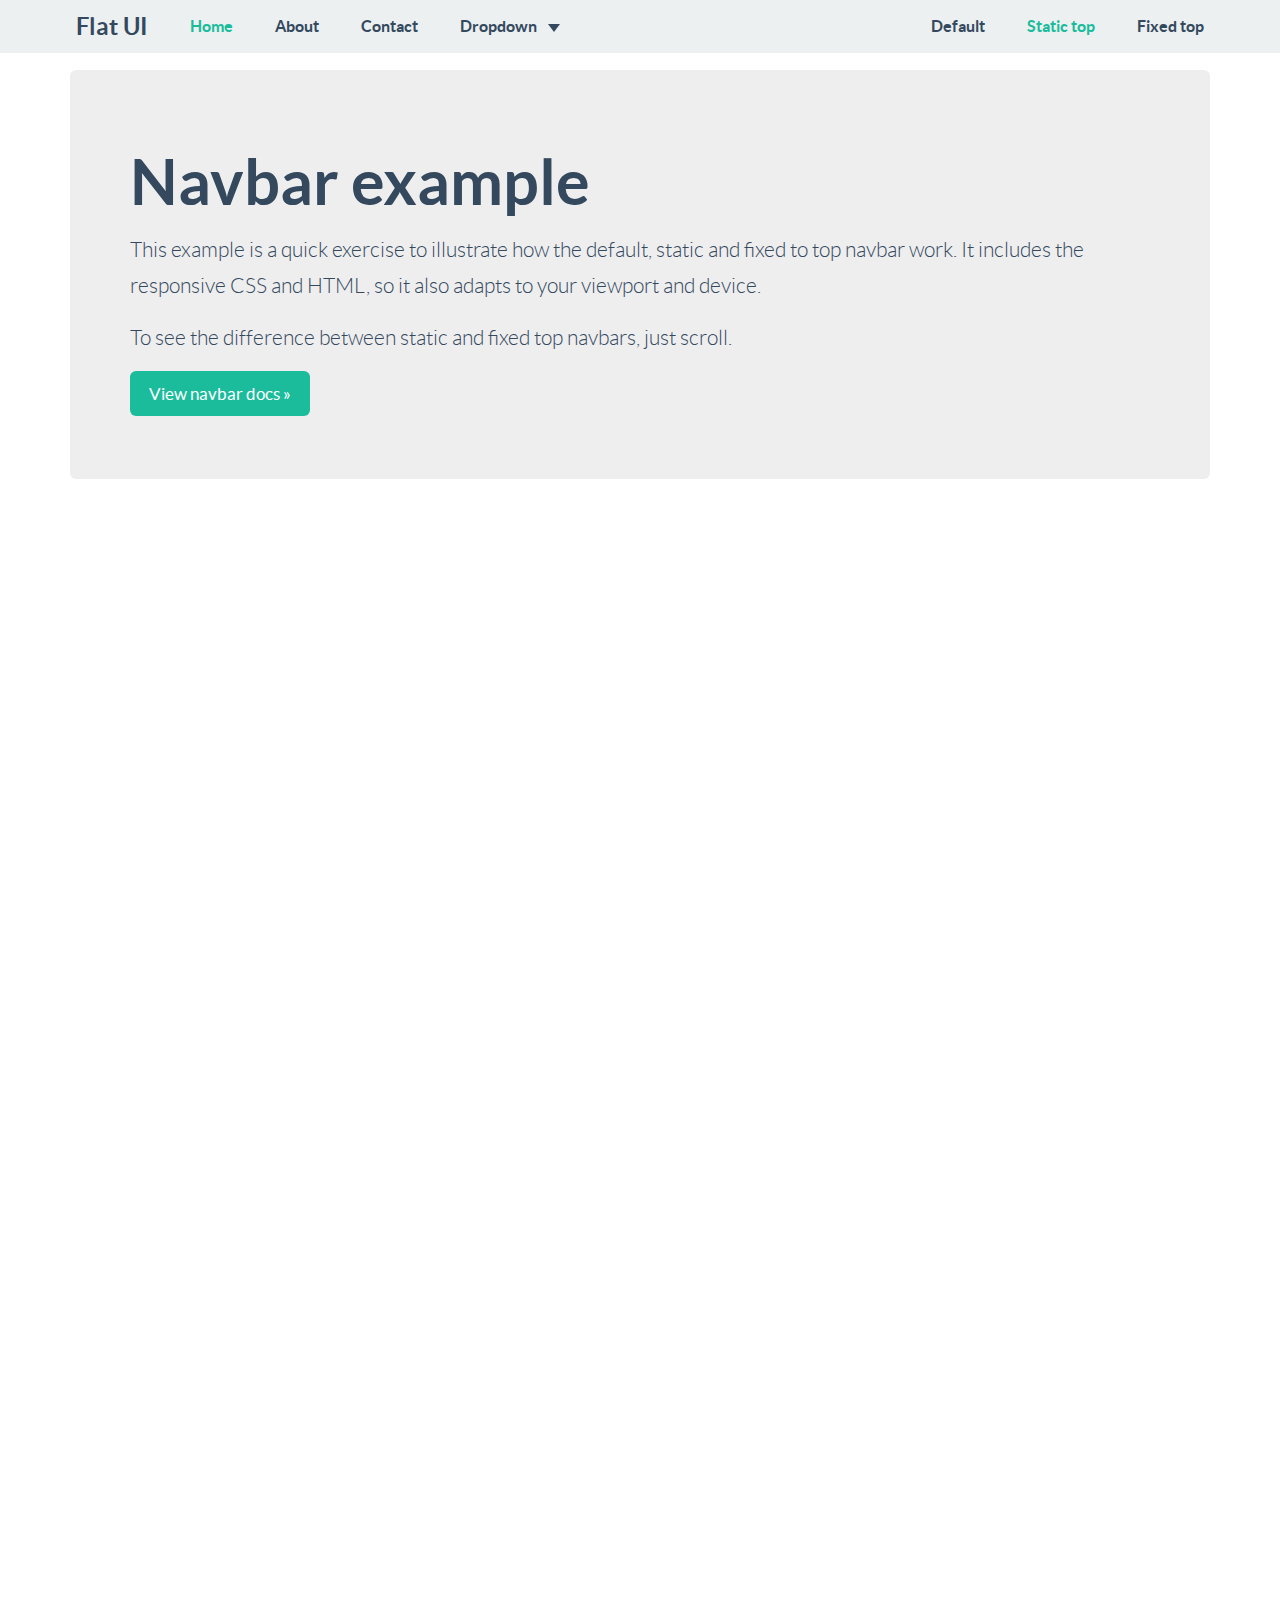
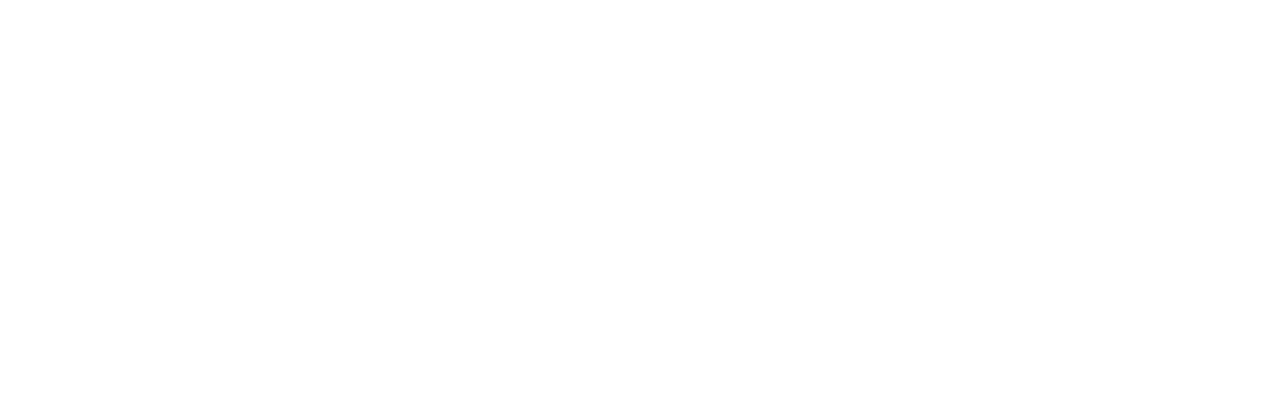
<file: libs/Flat-UI-master/docs/examples/navbar-fixed-top.html>
<!DOCTYPE html>
<html lang="en">
  <head>
    <meta charset="utf-8">
    <title>Flat UI Free</title>
    <meta name="viewport" content="width=device-width, initial-scale=1.0">

    <!-- Loading Bootstrap -->
    <link href="../../dist/css/vendor/bootstrap.min.css" rel="stylesheet">

    <!-- Loading Flat UI -->
    <link href="../../dist/css/flat-ui.css" rel="stylesheet">

    <link rel="shortcut icon" href="../../dist/img/favicon.ico">

    <!-- HTML5 shim, for IE6-8 support of HTML5 elements. All other JS at the end of file. -->
    <!--[if lt IE 9]>
      <script src="../../dist/js/vendor/html5shiv.js"></script>
      <script src="../../dist/js/vendor/respond.min.js"></script>
    <![endif]-->
  </head>
  <body>
    <style>
      body {
        min-height: 2000px;
        padding-top: 70px;
      }
    </style>

    <!-- Static navbar -->
    <div class="navbar navbar-default navbar-fixed-top" role="navigation">
      <div class="container">
        <div class="navbar-header">
          <button type="button" class="navbar-toggle" data-toggle="collapse" data-target=".navbar-collapse">
            <span class="sr-only">Toggle navigation</span>
          </button>
          <a class="navbar-brand" href="#">Flat UI</a>
        </div>
        <div class="navbar-collapse collapse">
          <ul class="nav navbar-nav">
            <li class="active"><a href="#">Home</a></li>
            <li><a href="#about">About</a></li>
            <li><a href="#contact">Contact</a></li>
            <li class="dropdown">
              <a href="#" class="dropdown-toggle" data-toggle="dropdown">Dropdown <b class="caret"></b></a>
              <ul class="dropdown-menu">
                <li><a href="#">Action</a></li>
                <li><a href="#">Another action</a></li>
                <li><a href="#">Something else here</a></li>
                <li class="divider"></li>
                <li class="dropdown-header">Nav header</li>
                <li><a href="#">Separated link</a></li>
                <li><a href="#">One more separated link</a></li>
              </ul>
            </li>
          </ul>
          <ul class="nav navbar-nav navbar-right">
            <li><a href="../navbar/">Default</a></li>
            <li class="active"><a href="./">Static top</a></li>
            <li><a href="../navbar-fixed-top/">Fixed top</a></li>
          </ul>
        </div><!--/.nav-collapse -->
      </div>
    </div>


    <div class="container">

      <!-- Main component for a primary marketing message or call to action -->
      <div class="jumbotron">
        <h1>Navbar example</h1>
        <p>This example is a quick exercise to illustrate how the default, static and fixed to top navbar work. It includes the responsive CSS and HTML, so it also adapts to your viewport and device.</p>
        <p>To see the difference between static and fixed top navbars, just scroll.</p>
        <p>
          <a class="btn btn-lg btn-primary" href="../../components/#navbar" role="button">View navbar docs &raquo;</a>
        </p>
      </div>

    </div> <!-- /container -->

    <!-- jQuery (necessary for Bootstrap's JavaScript plugins) -->
    <script src="../../dist/js/vendor/jquery.min.js"></script>
    <!-- Include all compiled plugins (below), or include individual files as needed -->
    <script src="../../dist/js/flat-ui.min.js"></script>

    <script src="../assets/js/application.js"></script>

  </body>
</html>
</file>
<file: custom.css>
.col-sm-2 a {
	height: 186px;
}
</file>
<file: wwwroot/custom.css>
.col-sm-2 a {
	height: 186px;
}
</file>
<file: libs/Flat-UI-master/docs/assets/css/demo.css>
/*!
 * Flat UI Free v2.2.2 (http://designmodo.github.io/Flat-UI/)
 * Copyright 2013-2014 Designmodo, Inc.
 */

/* Prettyfy Theme */
.prettyprint {
  padding: 15px 21px;
  font-family: Menlo, 'Bitstream Vera Sans Mono', 'DejaVu Sans Mono', Monaco, Consolas, monospace;
  background-color: #f7f7f9;
  border: 2px solid #e1e1e8;
  }
.pln {
  color: #333;
  }
@media screen {
  .str {
    color: #d14;
    }
  .kwd {
    color: #333;
    }
  .com {
    color: #998;
    }
  .typ {
    color: #458;
    }
  .lit {
    color: #458;
    }
  .pun {
    color: #333;
    }
  .opn {
    color: #333;
    }
  .clo {
    color: #333;
    }
  .tag {
    color: navy;
    }
  .atn {
    color: teal;
    }
  .atv {
    color: #d14;
    }
  .dec {
    color: #333;
    }
  .var {
    color: teal;
    }
  .fun {
    color: #900;
    }
  }
@media print, projection {
  .str {
    color: #060;
    }
  .kwd {
    font-weight: bold;
    color: #006;
    }
  .com {
    font-style: italic;
    color: #600;
    }
  .typ {
    font-weight: bold;
    color: #404;
    }
  .lit {
    color: #044;
    }
  .pun,
  .opn,
  .clo {
    color: #440;
    }
  .tag {
    font-weight: bold;
    color: #006;
    }
  .atn {
    color: #404;
    }
  .atv {
    color: #060;
    }
  }
/* Specify class=linenums on a pre to get line numbering */
ol.linenums {
  margin-top: 0;
  margin-bottom: 0;
  }
.container {
  width: 970px !important;
  }
.demo-headline {
  padding: 73px 0 110px;
  text-align: center;
  }
.demo-logo {
  margin: 10px 0;
  font: 900 90px/100px "Helvetica Neue", Helvetica, Arial, sans-serif;
  letter-spacing: -2px;
  }
.demo-logo .logo {
  width: 236px;
  height: 181px;
  margin: 0 auto 26px;
  overflow: hidden;
  text-indent: -9999em;
  background: url(../img/demo/logo-mask.png) center 0 no-repeat;
  background-size: 236px 181px;
  }
.demo-logo small {
  display: block;
  padding-top: 5px;
  font-size: 22px;
  font-weight: 700;
  color: rgba(52, 73, 94, .3);
  letter-spacing: 0;
  }
.demo-row {
  margin-bottom: 20px;
  }
.demo-row .demo-heading-note,
.demo-row .demo-text-note {
  position: absolute;
  bottom: 10px;
  left: 0;
  display: block;
  width: 260px;
  font-size: 13px;
  font-weight: 400;
  line-height: 13px;
  color: #c0c1c2;
  }
.demo-row .demo-text-note {
  top: 10px;
  bottom: auto;
  }
.demo-row.typography-row .demo-content {
  float: none;
  width: auto;
  clear: both;
  }
.demo-row.typography-row .demo-type-example {
  position: relative;
  padding-left: 25%;
  margin-bottom: 40px;
  }
.demo-section-title {
  margin: 10px 0;
  font: 900 32px/40px "Helvetica Neue", Helvetica, Arial, sans-serif;
  }
.demo-panel-title {
  padding-top: 20px;
  margin: 2px 0 20px;
  font: bold 23px/40px "Helvetica Neue", Helvetica, Arial, sans-serif;
  }
.demo-panel-title small {
  font-size: inherit;
  font-weight: 400;
  color: #798795;
  }
.demo-navigation {
  margin-top: -10px;
  margin-bottom: -4px;
  }
.demo-pager {
  margin-top: -20px;
  }
.demo-tooltips {
  height: 126px;
  }
.demo-tooltips .tooltip {
  position: relative !important;
  top: -8px !important;
  left: -8px !important;
  }
.demo-headings {
  margin-bottom: 12px;
  }
.demo-tiles {
  margin-bottom: 46px;
  }
.demo-icons {
  padding-left: 20px;
  margin-left: -20px;
  font-size: 32px;
  }
.demo-icons .demo-content {
  margin: 0 0 0 -35px;
  }
.demo-icons .demo-content > span {
  display: inline-block;
  width: 24px;
  margin: 0 0 32px 35px;
  font-size: 24px;
  }
.demo-icons-tooltip {
  position: absolute;
  bottom: 0;
  left: 100%;
  width: 80px;
  margin-left: 0 !important;
  font-size: 12px;
  color: #c2c8cf;
  }
.demo-illustrations .demo-content {
  padding-top: 20px;
  margin: 0 0 0 -40px;
  }
.demo-illustrations .demo-content:before,
.demo-illustrations .demo-content:after {
  display: table;
  content: " ";
  }
.demo-illustrations .demo-content:after {
  clear: both;
  }
.demo-illustrations .demo-content > div {
  float: left;
  width: 100px;
  height: 100px;
  margin: 0 0 40px 40px;
  line-height: 100px;
  text-align: center;
  }
.demo-illustrations img {
  display: inline-block;
  max-width: 100px;
  max-height: 100px;
  vertical-align: middle;
  }
.demo-samples {
  margin-bottom: 46px;
  }
.demo-download-section {
  float: none;
  padding: 60px 0 90px 20px;
  margin: 0 auto;
  text-align: center;
  }
.demo-download-section [class*='fui-'] {
  margin: 3px 0 -3px;
  }
.demo-download {
  width: 190px;
  height: 190px;
  padding: 40px 28px 30px 32px;
  margin: 0 auto 32px;
  text-align: center;
  background-color: #ebedef;
  border-radius: 50%;
  }
.demo-download img {
  width: 82px;
  height: 104px;
  }
.demo-download-text {
  padding: 20px 0;
  font-size: 15px;
  text-align: center;
  }
.demo-text-box a:hover {
  color: #1abc9c;
  }
.demo-browser {
  padding-top: 42px;
  margin: 0 41px 140px 0;
  color: #fff;
  background: #2c3e50 url(../img/demo/browser.png) 0 0 no-repeat;
  background-size: 659px 42px;
  border-radius: 0 0 6px 6px;
  }
.demo-browser-side {
  float: left;
  width: 151px;
  padding: 22px 20px;
  }
.demo-browser-side > h5 {
  margin-top: 4px;
  margin-bottom: 3px;
  font-size: 16px;
  font-weight: 400;
  text-transform: none;
  }
.demo-browser-side > h6 {
  margin-top: 3px;
  font-size: 11px;
  font-weight: 300;
  line-height: 18px;
  text-transform: none;

  -webkit-font-smoothing: subpixel-antialiased;
  }
.demo-browser-author {
  display: block;
  width: 84px;
  height: 84px;
  margin: 0 auto;
  background: url(../img/demo/browser-author.jpg) center no-repeat;
  border: 3px solid #fff;
  border-radius: 50%;
  }
.demo-browser-action {
  padding: 30px 0 12px;
  }
.demo-browser-action > .btn {
  padding: 7px 0 8px 11px !important;
  text-align: left;
  border-radius: 3px;
  }
.demo-browser-action > .btn > [class^="fui-"] {
  position: relative;
  top: 1px;
  margin-right: 12px;
  }
.demo-browser-content {
  padding: 21px 0 0 20px;
  overflow: hidden;
  background-color: #34495e;
  border-radius: 0 0 6px;
  }
.demo-browser-content > img {
  float: left;
  width: 146px;
  margin: 0 15px 20px 0;
  border: 6px solid #fff;
  }
@media only screen and (-webkit-min-device-pixel-ratio: 2), only screen and (-webkit-min-device-pixel-ratio: 1.5), only screen and (-moz-min-device-pixel-ratio: 2), only screen and (-o-min-device-pixel-ratio: 3/2), only screen and (-o-min-device-pixel-ratio: 2/1), only screen and (min--moz-device-pixel-ratio: 1.5), only screen and (min-device-pixel-ratio: 1.5), only screen and (min-device-pixel-ratio: 2) {
  .logo {
    background-image: url(../img/demo/logo-mask-2x.png);
    }
  .demo-browser {
    background-image: url(../img/demo/browser-2x.png);
    }
  }
.demo-swatches-row [class*="col"] {
  float: left;
  min-height: 1px;
  }
.demo-swatches-row .swatches-col {
  width: 800px;
  margin-left: -5px;
  }
.demo-swatches-row .swatches-desc-col {
  width: 140px;
  margin-left: 20px;
  }
</file>
<file: libs/Flat-UI-master/docs/assets/css/docs.css>
/*!
 * Flat UI Free v2.2.2 (http://designmodo.github.io/Flat-UI/)
 * Copyright 2013-2014 Designmodo, Inc.
 */

/* Prettyfy Theme */
.prettyprint {
  padding: 15px 21px;
  font-family: Menlo, 'Bitstream Vera Sans Mono', 'DejaVu Sans Mono', Monaco, Consolas, monospace;
  background-color: #f7f7f9;
  border: 2px solid #e1e1e8;
  }
.pln {
  color: #333;
  }
@media screen {
  .str {
    color: #d14;
    }
  .kwd {
    color: #333;
    }
  .com {
    color: #998;
    }
  .typ {
    color: #458;
    }
  .lit {
    color: #458;
    }
  .pun {
    color: #333;
    }
  .opn {
    color: #333;
    }
  .clo {
    color: #333;
    }
  .tag {
    color: navy;
    }
  .atn {
    color: teal;
    }
  .atv {
    color: #d14;
    }
  .dec {
    color: #333;
    }
  .var {
    color: teal;
    }
  .fun {
    color: #900;
    }
  }
@media print, projection {
  .str {
    color: #060;
    }
  .kwd {
    font-weight: bold;
    color: #006;
    }
  .com {
    font-style: italic;
    color: #600;
    }
  .typ {
    font-weight: bold;
    color: #404;
    }
  .lit {
    color: #044;
    }
  .pun,
  .opn,
  .clo {
    color: #440;
    }
  .tag {
    font-weight: bold;
    color: #006;
    }
  .atn {
    color: #404;
    }
  .atv {
    color: #060;
    }
  }
/* Specify class=linenums on a pre to get line numbering */
ol.linenums {
  margin-top: 0;
  margin-bottom: 0;
  }
.docs-example-popovers {
  position: relative;
  margin: -20px -20px 0;
  }
.docs-example-popovers:before,
.docs-example-popovers:after {
  display: table;
  content: " ";
  }
.docs-example-popovers:after {
  clear: both;
  }
.docs-example-popovers .popover {
  position: relative;
  display: block;
  float: left;
  width: 260px;
  margin: 20px;
  }
.demo-headline {
  padding: 40px 0;
  margin-top: 2px;
  margin-bottom: 50px;
  font: 700 118px/1.1 "Helvetica Neue", Helvetica, Arial, sans-serif !important;
  color: #1abc9c;
  text-align: center;
  word-wrap: break-word;
  }
.demo-row {
  width: 940px;
  padding: 0 20px 50px;
  margin: 0 auto;
  }
.demo-row:before,
.demo-row:after {
  display: table;
  content: " ";
  }
.demo-row:after {
  clear: both;
  }
.demo-row .demo-heading-note,
.demo-row .demo-text-note {
  position: absolute;
  bottom: 10px;
  left: 0;
  display: block;
  width: 260px;
  font-size: 13px;
  font-weight: 400;
  line-height: 13px;
  color: #c0c1c2;
  }
.demo-row .demo-text-note {
  top: 10px;
  bottom: auto;
  }
.demo-row.menu-row {
  padding: 50px 20px 10px;
  }
.demo-row.typography-row .demo-content {
  float: none;
  width: auto;
  padding-top: 0;
  margin-left: 20px;
  clear: both;
  }
.demo-row.typography-row .demo-type-example {
  position: relative;
  padding-left: 265px;
  margin-bottom: 40px;
  }
.demo-col {
  float: left;
  width: 270px;
  margin: 0 20px;
  }
.demo-content {
  float: left;
  width: 580px;
  margin-left: 20px;
  }
.demo-content.demo-content-article p {
  margin-bottom: 20px;
  }
.demo-content.demo-content-article ul {
  margin-left: 0;
  list-style-type: none;
  }
.demo-content.demo-content-article li {
  padding: 0 0 5px;
  line-height: 35px;
  }
.demo-content-wide {
  margin: 0 20px;
  clear: both;
  }
.demo-content-wide:before,
.demo-content-wide:after {
  display: table;
  content: " ";
  }
.demo-content-wide:after {
  clear: both;
  }
.demo-title {
  float: left;
  width: 240px;
  margin: -.5em 20px 0;
  font: 700 24.5px/40px "Helvetica Neue", Helvetica, Arial, sans-serif;
  }
.demo-title h1,
.demo-title h2,
.demo-title h3,
.demo-title h4 {
  margin-top: 0;
  font-family: "Helvetica Neue", Helvetica, Arial, sans-serif;
  }
.demo-title h1,
.demo-title h2,
.demo-title h3 {
  line-height: 40px !important;
  }
.demo-title h3 {
  font-size: 24.5px !important;
  }
.demo-title small {
  font-size: 13px;
  font-weight: 400;
  color: #c0c1c2;
  }
.demo-buttons .btn,
.demo-inputs .control-group {
  margin-bottom: 20px;
  }
.demo-navigation .demo-title {
  margin-top: 10px;
  }
.demo-pager {
  margin-top: -10px;
  }
.demo-tooltips {
  width: 40%;
  padding-left: 10px;
  }
.demo-tooltips .tooltip {
  position: relative !important;
  top: -8px !important;
  left: -8px !important;
  }
.demo-tooltips .tooltip-inner {
  width: auto;
  max-width: 100%;
  }
.demo-popovers .popover {
  position: relative;
  display: block;
  width: auto;
  margin: 0 13px 0 -3px;
  }
.demo-social-buttons .btn {
  float: left;
  margin-bottom: 17px;
  clear: left;
  }
.demo-headings {
  margin-bottom: 12px;
  }
.demo-tiles {
  margin-bottom: 46px;
  }
.demo-icons {
  margin-left: -15px;
  font-size: 32px;
  }
.demo-icons > span {
  display: inline-block;
  width: 32px;
  margin: 0 0 32px 35px;
  }
@media (max-width: 480px) {
  .demo-icons > span {
    margin-right: 16px;
    margin-left: 16px;
    }
  }
.demo-icons-tooltip {
  position: absolute;
  bottom: 0;
  left: 100%;
  width: 80px;
  margin-left: 0 !important;
  font-size: 12px;
  color: #c2c8cf;
  }
.demo-inline {
  display: inline-block;
  }
.demo-labels {
  font-size: 19px;
  }
.demo-labels .visible-lg {
  display: inline !important;
  }
@media (max-width: 767px) {
  .demo-labels .visible-lg {
    display: none !important;
    }
  }
.demo-illustrations {
  margin-top: 40px;
  }
.demo-illustrations .demo-content-wide {
  padding-top: 20px;
  margin: 0 0 0 -66px;
  }
.demo-illustrations .demo-content-wide > div {
  float: left;
  width: 100px;
  height: 100px;
  margin: 0 0 80px 87px;
  line-height: 100px;
  text-align: center;
  vertical-align: middle;
  }
.demo-illustrations img {
  display: inline-block;
  max-width: 100px;
  max-height: 100px;
  vertical-align: middle;
  }
.demo-dialog {
  padding: 13px 20px 15px;
  }
.demo-dialog .flat {
  width: 300px;
  }
@media (max-width: 767px) {
  .demo-dialog .flat {
    width: 100%;
    }
  }
.static-modal-backdrop {
  width: 100%;
  padding: 62px 14px;
  margin-bottom: 50px;
  background-color: #243342;
  }
.static-modal-backdrop .modal {
  position: relative;
  top: auto;
  bottom: auto;
  z-index: 1;
  display: block;
  padding-bottom: 20px;
  overflow: hidden;
  }
.static-modal-backdrop .modal-dialog {
  padding: 0;
  }
.components-static-modal .modal {
  position: relative;
  top: auto;
  bottom: auto;
  left: auto;
  z-index: 1;
  display: block;
  overflow: visible;
  }
.components-static-modal .modal-dialog,
.components-static-modal .modal-content {
  width: auto;
  }
.components-static-modal .modal-dialog {
  padding: 0;
  }
.demo-sidebar {
  position: fixed;
  top: 0;
  left: 0;
  z-index: 10000;
  width: 150px;
  height: 100%;
  padding: 0;
  margin: 0;
  overflow: auto;
  font-size: 14px;
  line-height: 1.214;
  list-style-type: none;
  background-color: #f3f4f5;

  -webkit-font-smoothing: subpixel-antialiased;
  }
.demo-sidebar li:first-child a {
  padding-top: 20px;
  }
.demo-sidebar a {
  display: block;
  padding: 7px 20px;
  }
.demo-col .fileinput .input-group .uneditable-input {
  max-width: 370px;
  }
@media (max-width: 767px) {
  .demo-row {
    width: auto;
    padding-right: 0;
    padding-left: 0;
    margin-bottom: 0;
    margin-left: 0;
    }
  .demo-col,
  .demo-content,
  .demo-content-wide,
  .demo-title {
    float: none;
    width: auto;
    padding: 0 !important;
    margin: 0 0 18px !important;
    }
  .demo-headline {
    padding-right: 15px;
    padding-left: 15px;
    font-size: 65px !important;
    text-align: left;
    }
  .demo-inline {
    display: block;
    }
  .demo-navigation .btn-toolbar {
    margin: 0;
    }
  .demo-navigation .pager {
    display: block;
    margin-bottom: 20px;
    margin-left: 0 !important;
    }
  .typography-row .demo-type-example {
    padding-left: 0 !important;
    }
  .typography-row .demo-heading-note,
  .typography-row .demo-text-note {
    position: static !important;
    margin: 0 0 10px;
    }
  .demo-illustrations .demo-content-wide > div {
    margin-left: 67px;
    }
  }
/* Demo video */
.demo-video {
  margin-top: 40px;
  }
@media (max-width: 480px) {
  .demo-illustrations .demo-content-wide > div {
    margin-left: 23px;
    }
  .demo-navigation .mll.pvl {
    padding: 0;
    margin-bottom: 20px;
    margin-left: 0 !important;
    }
  }
</file>
